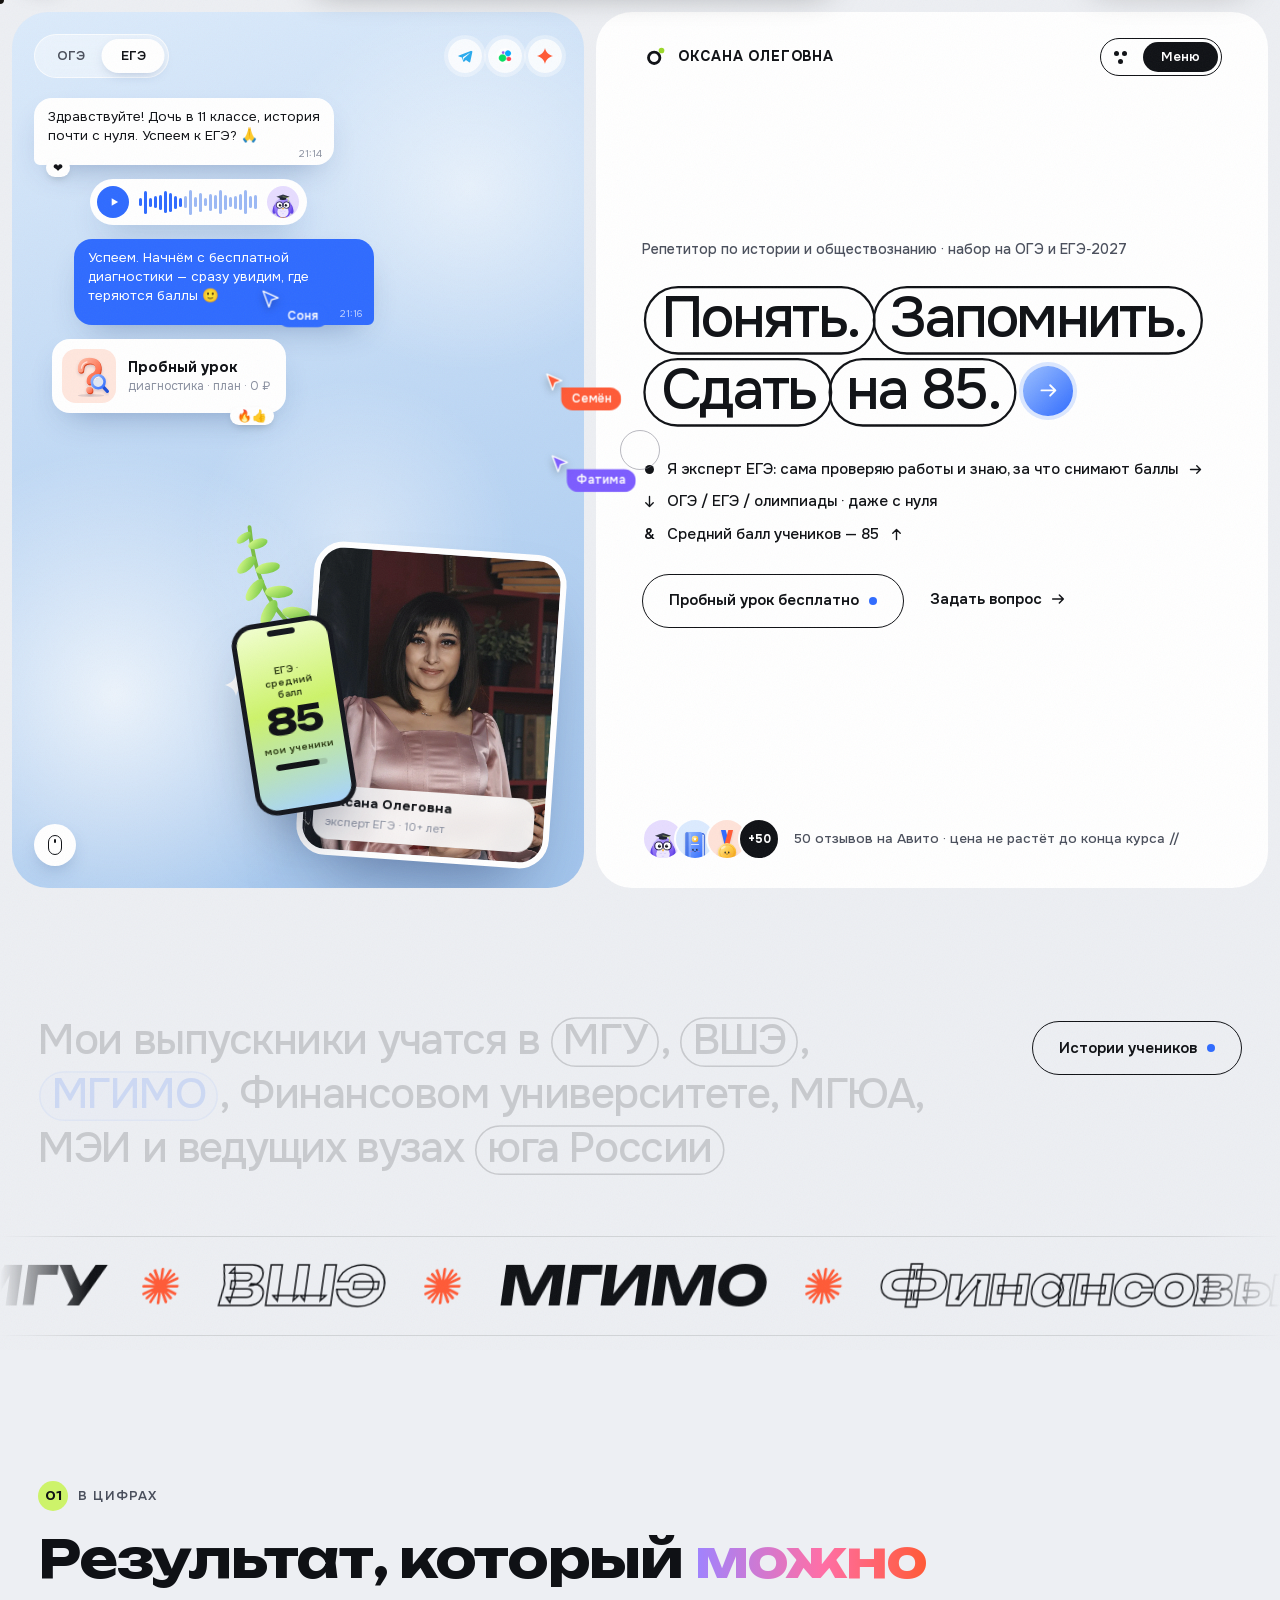
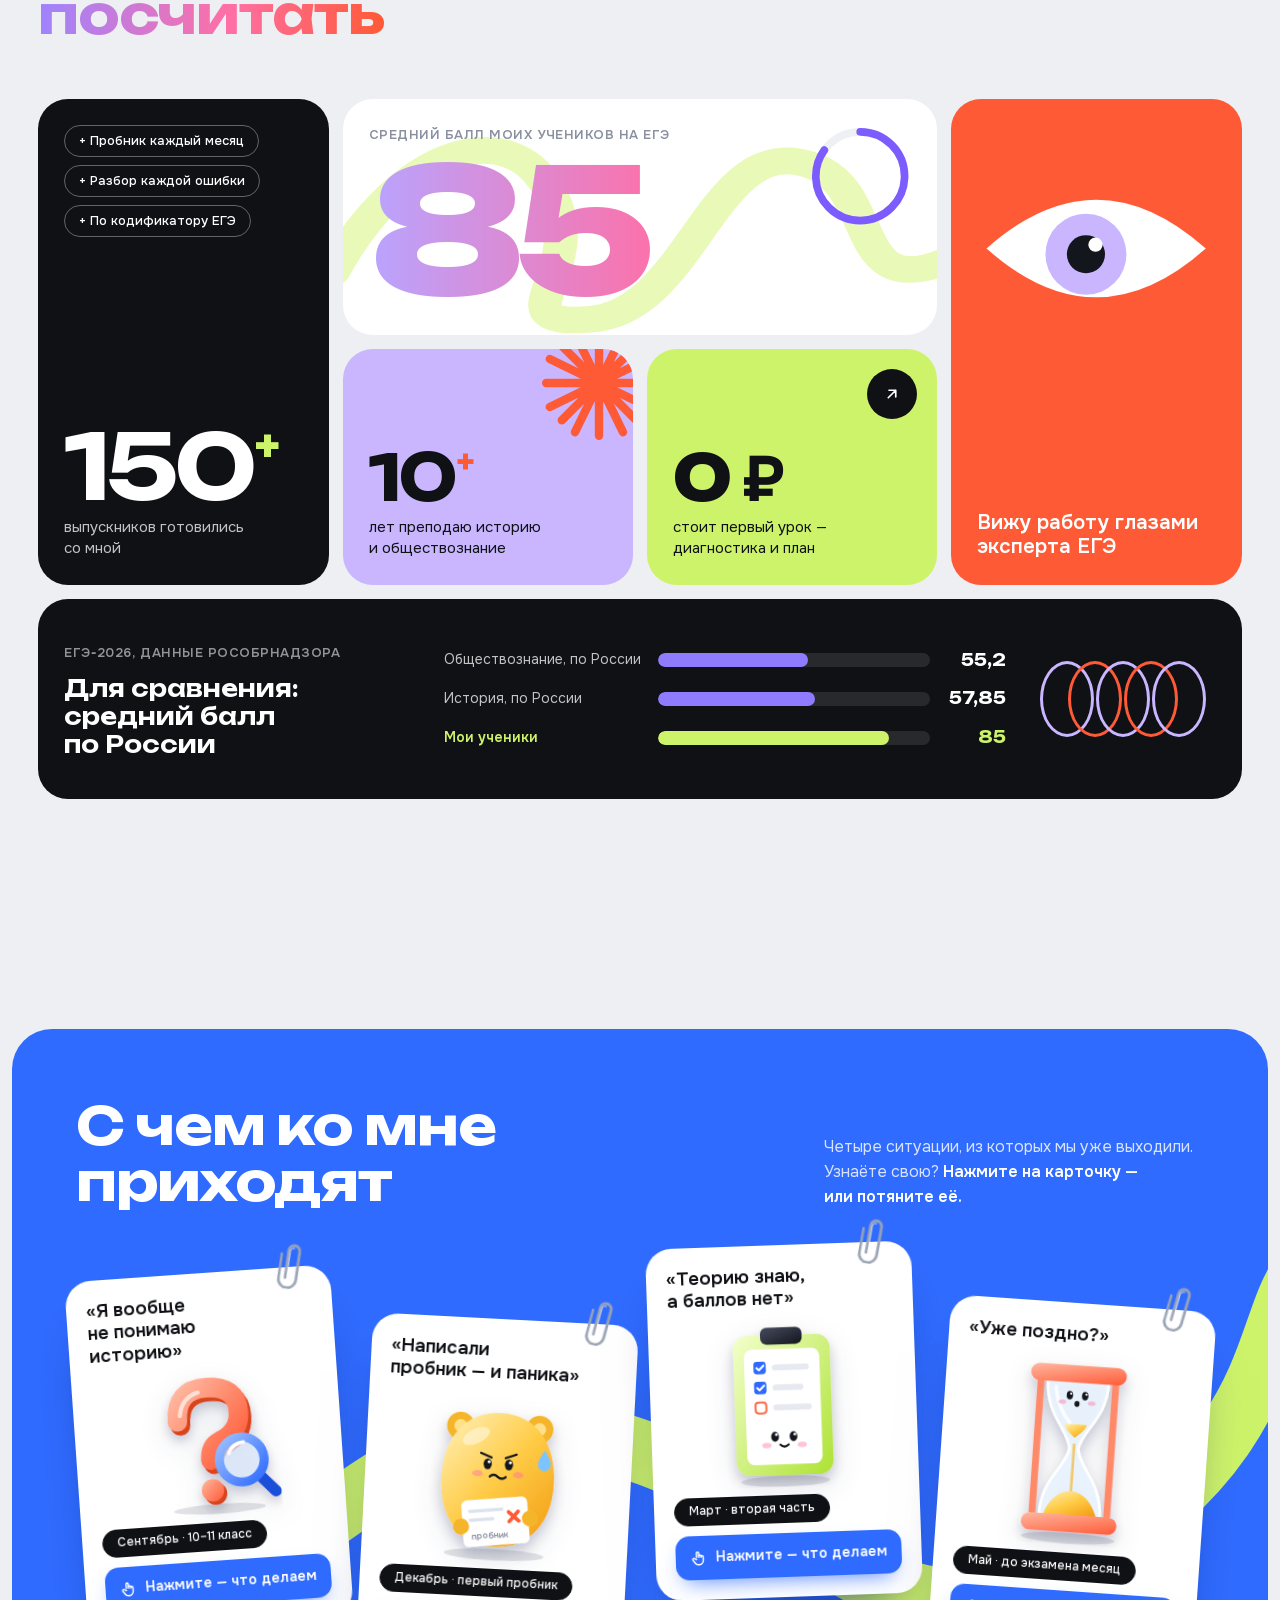
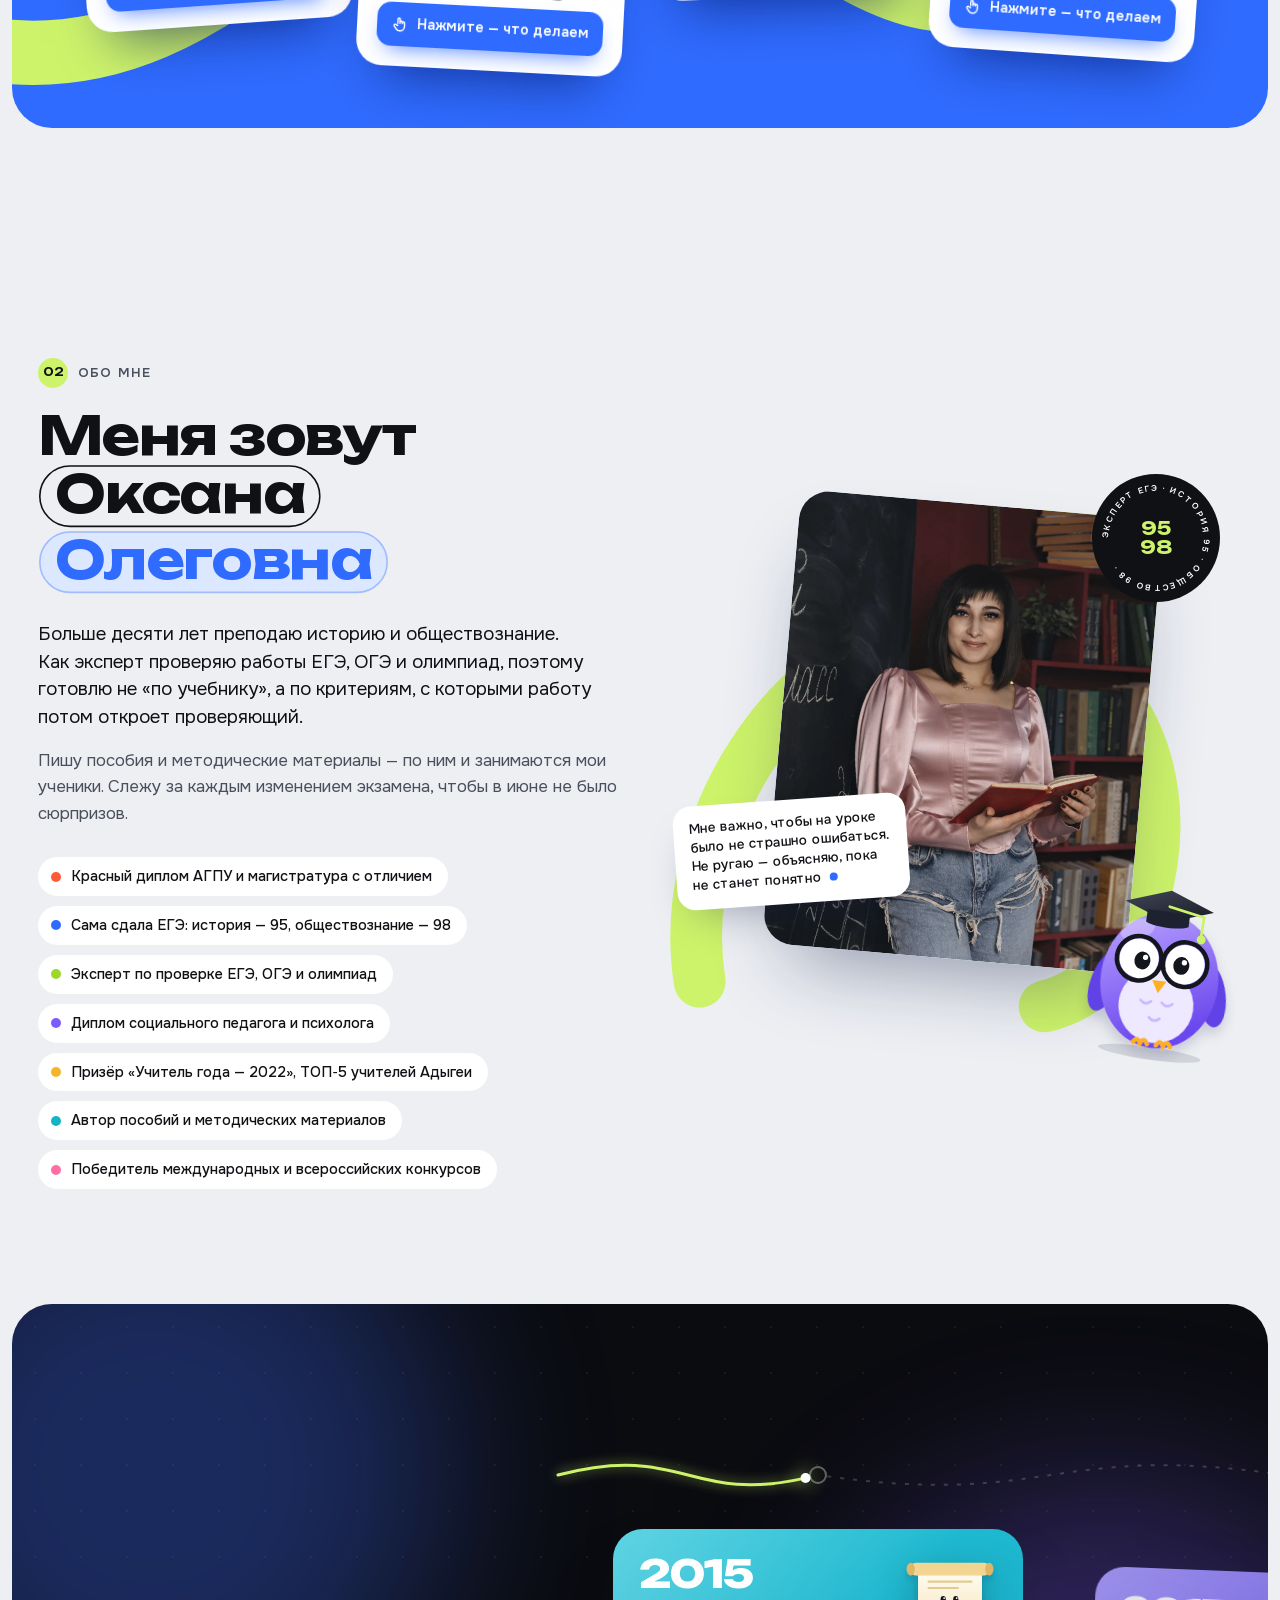
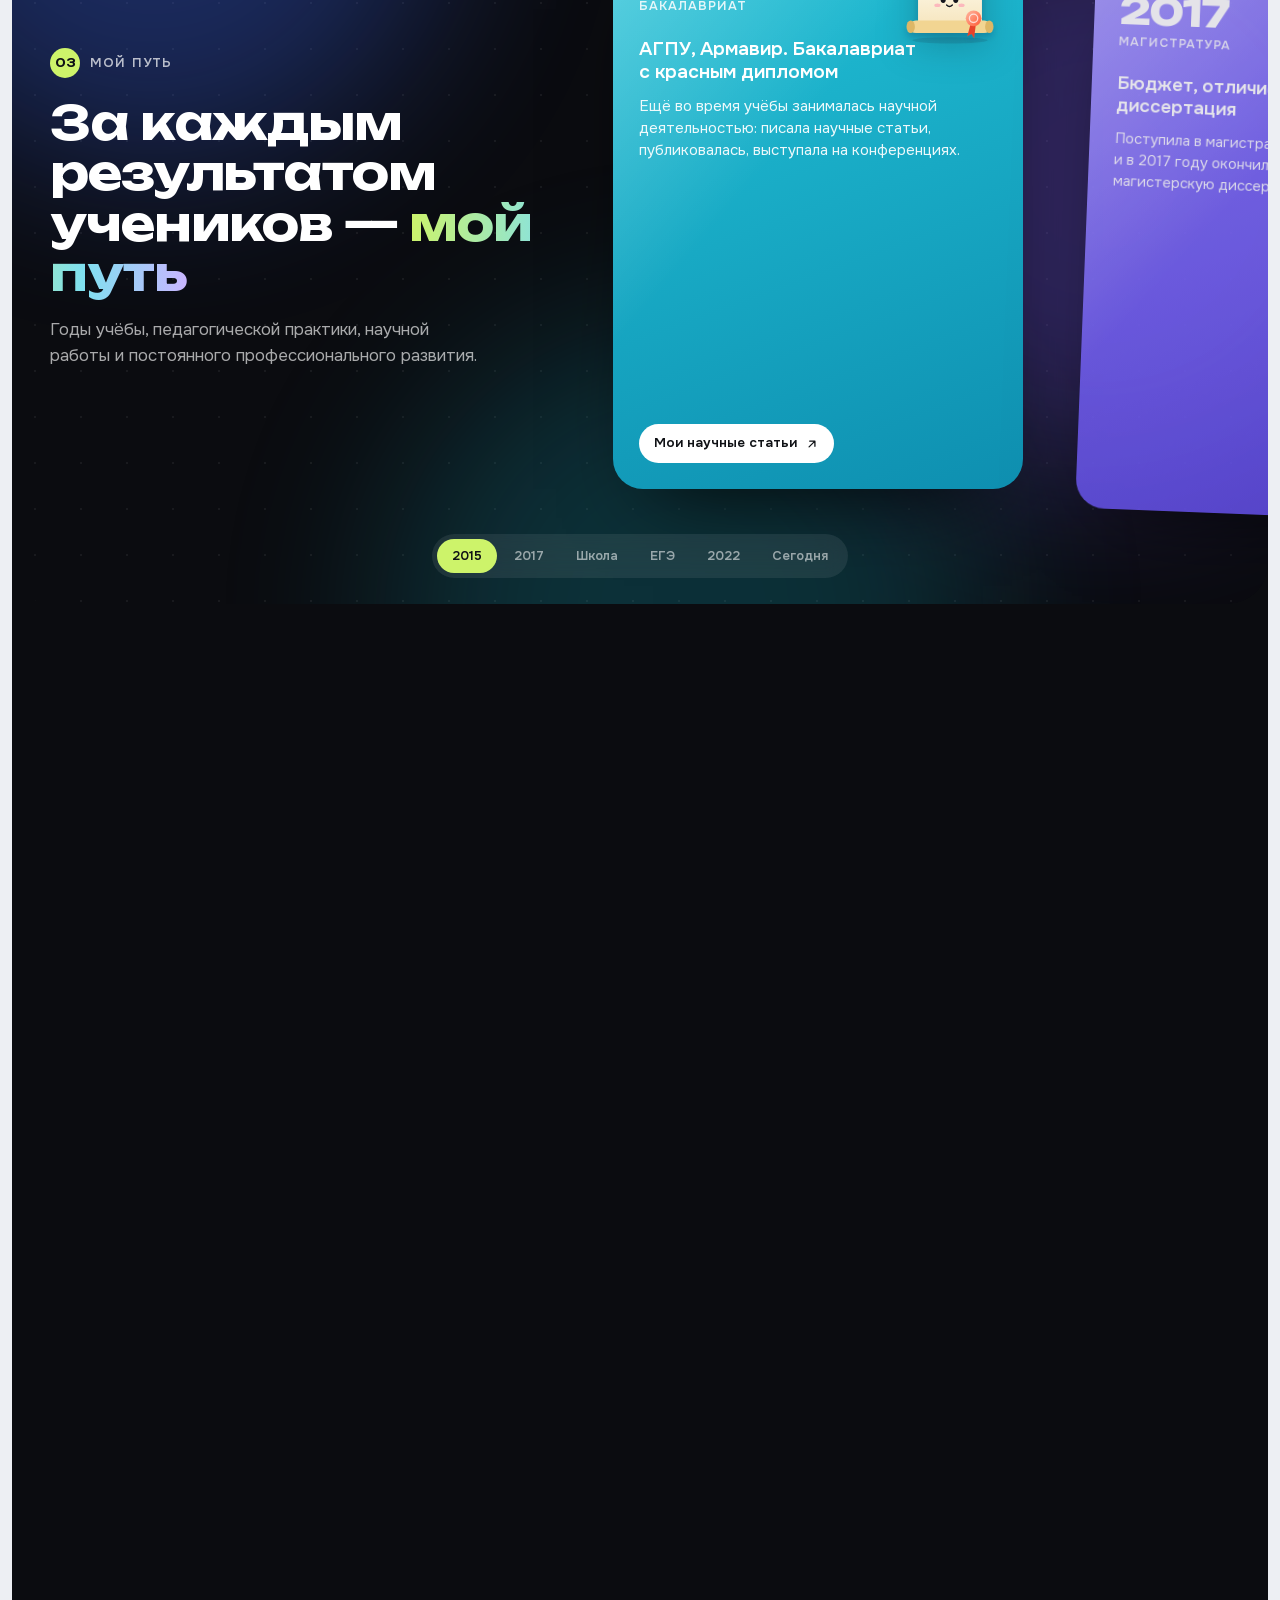
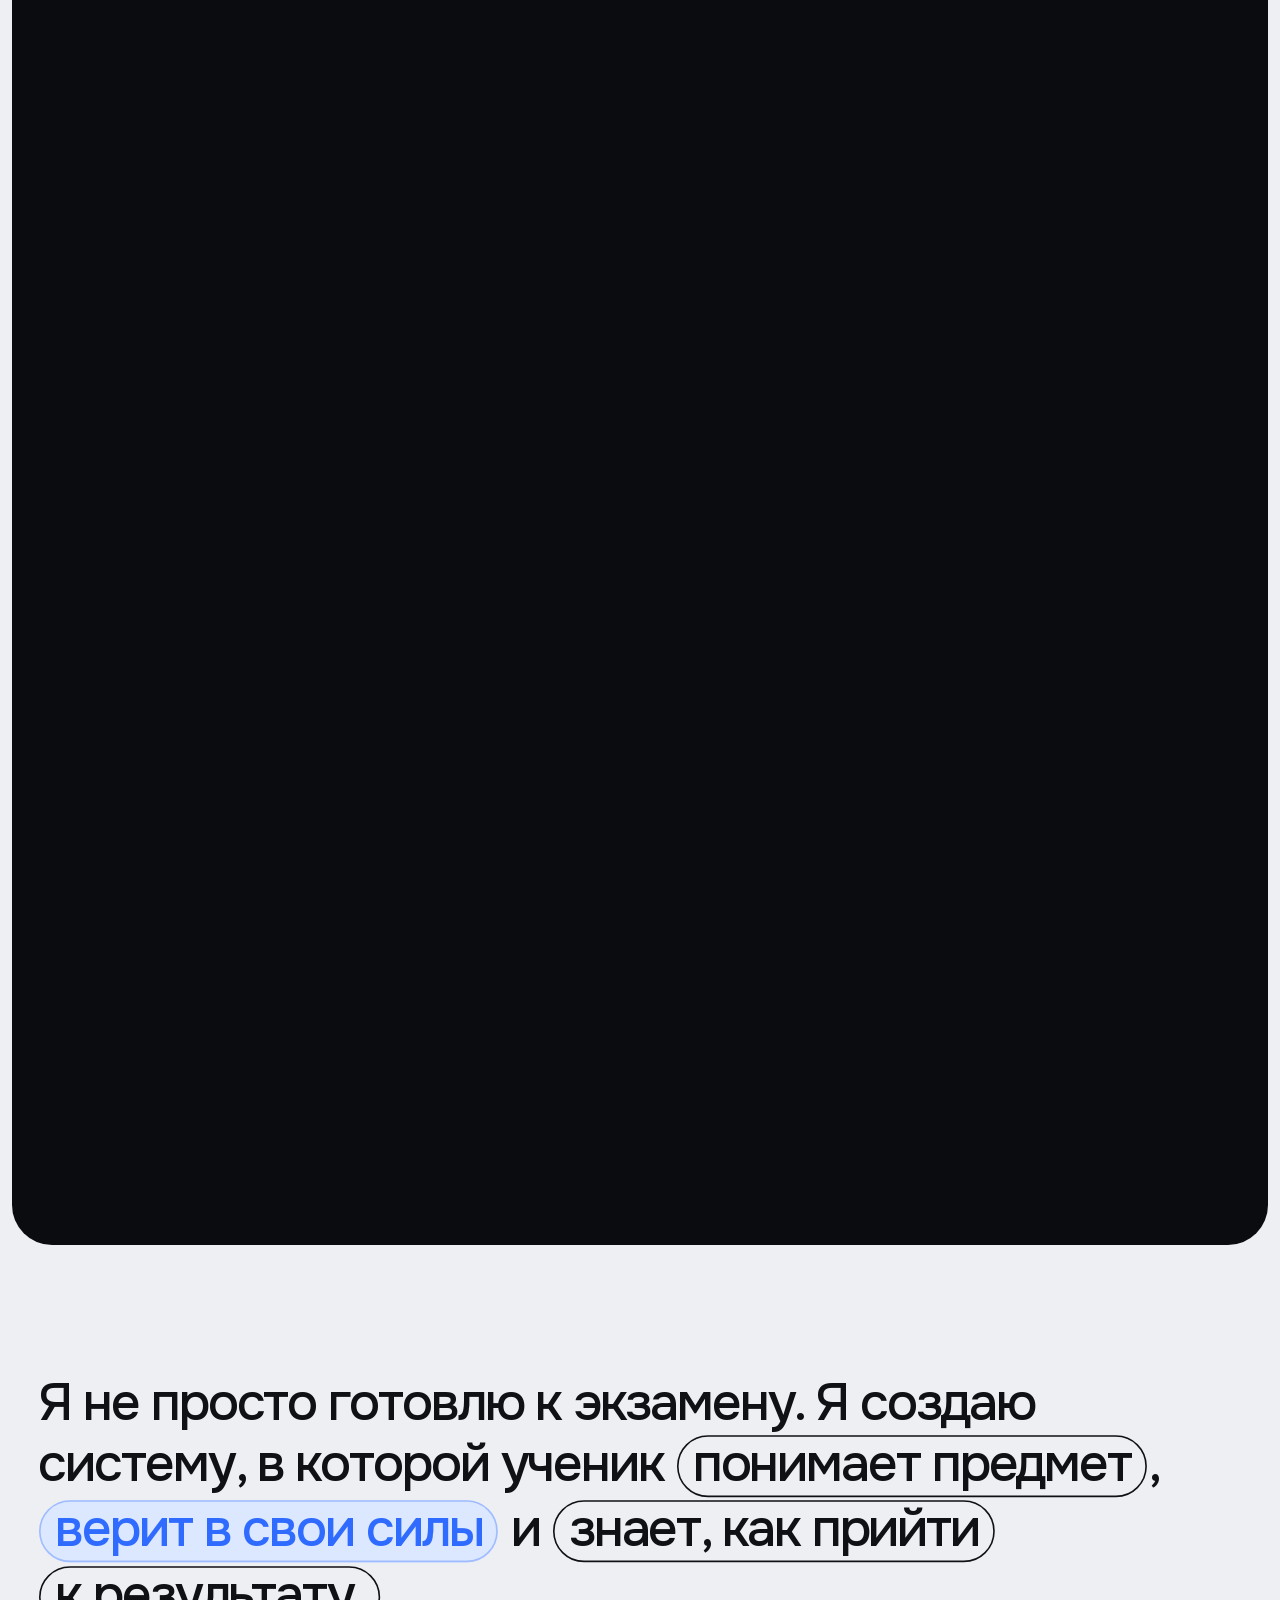
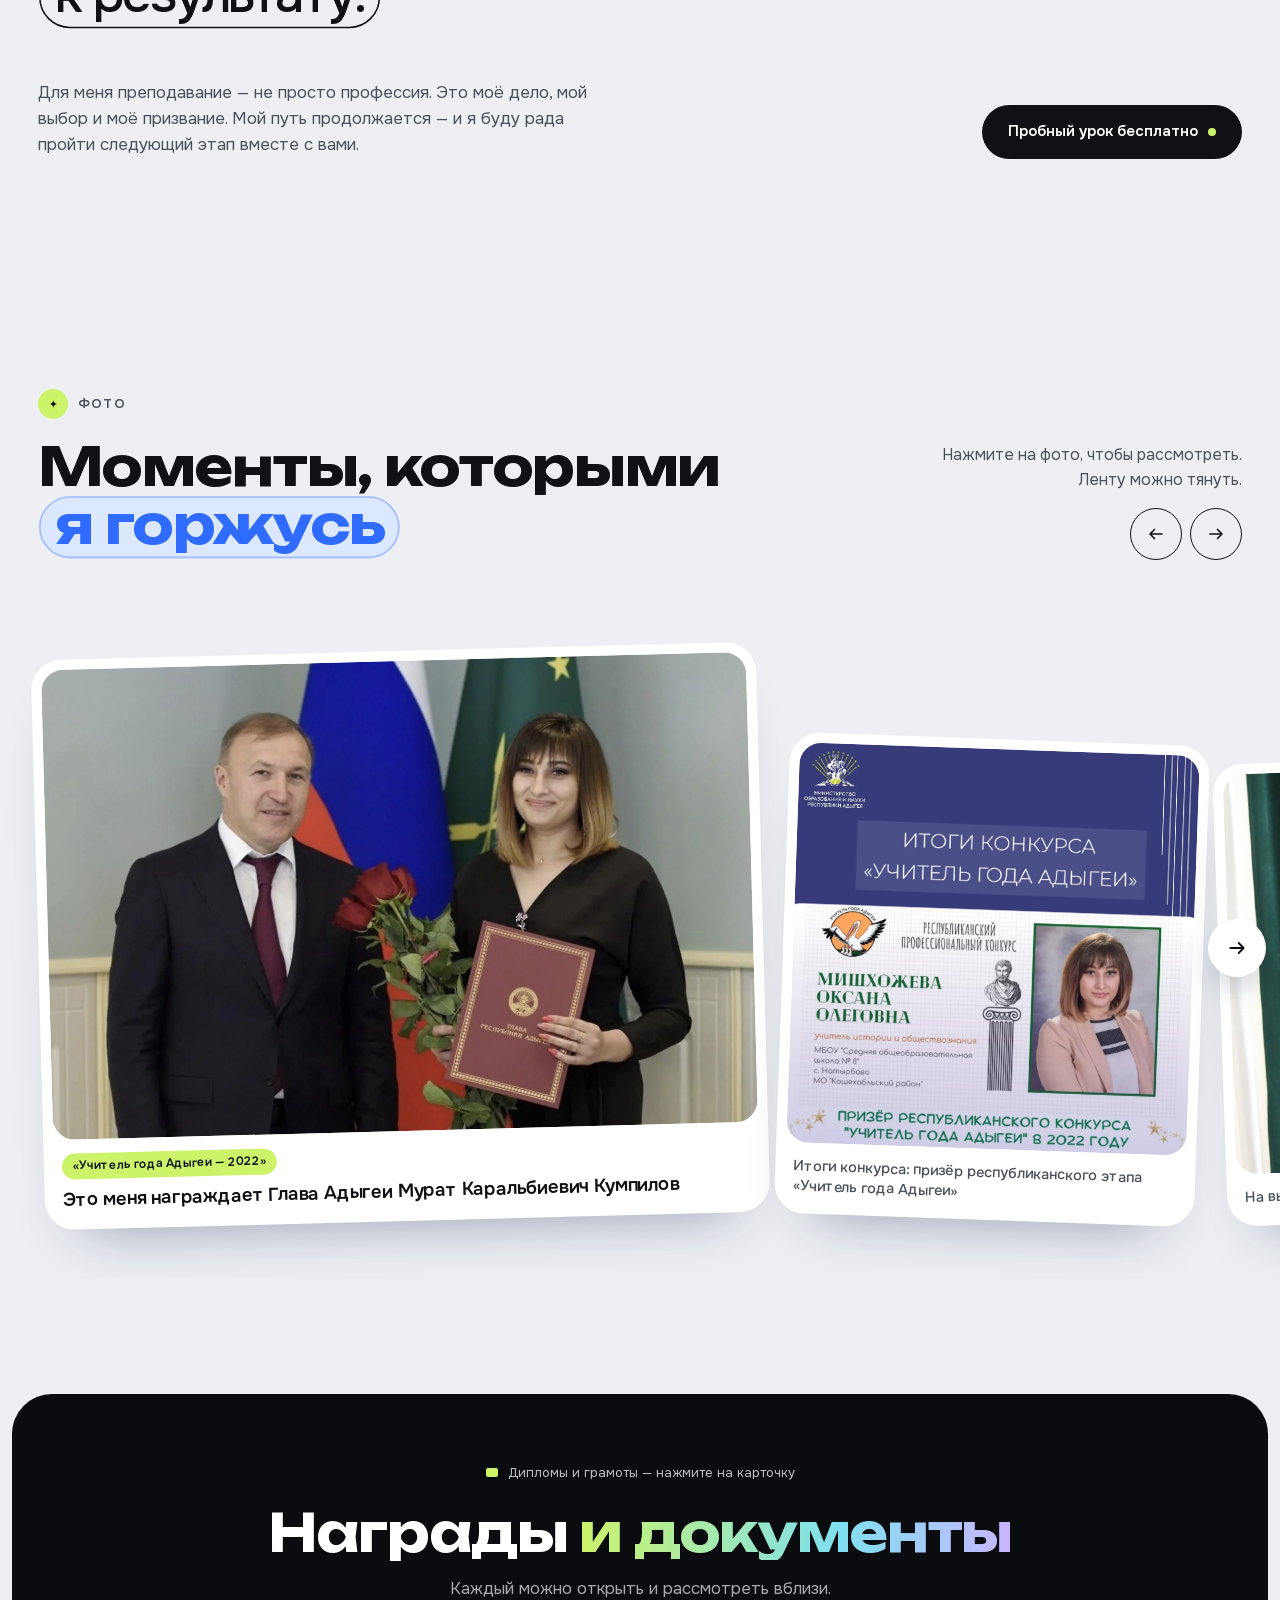
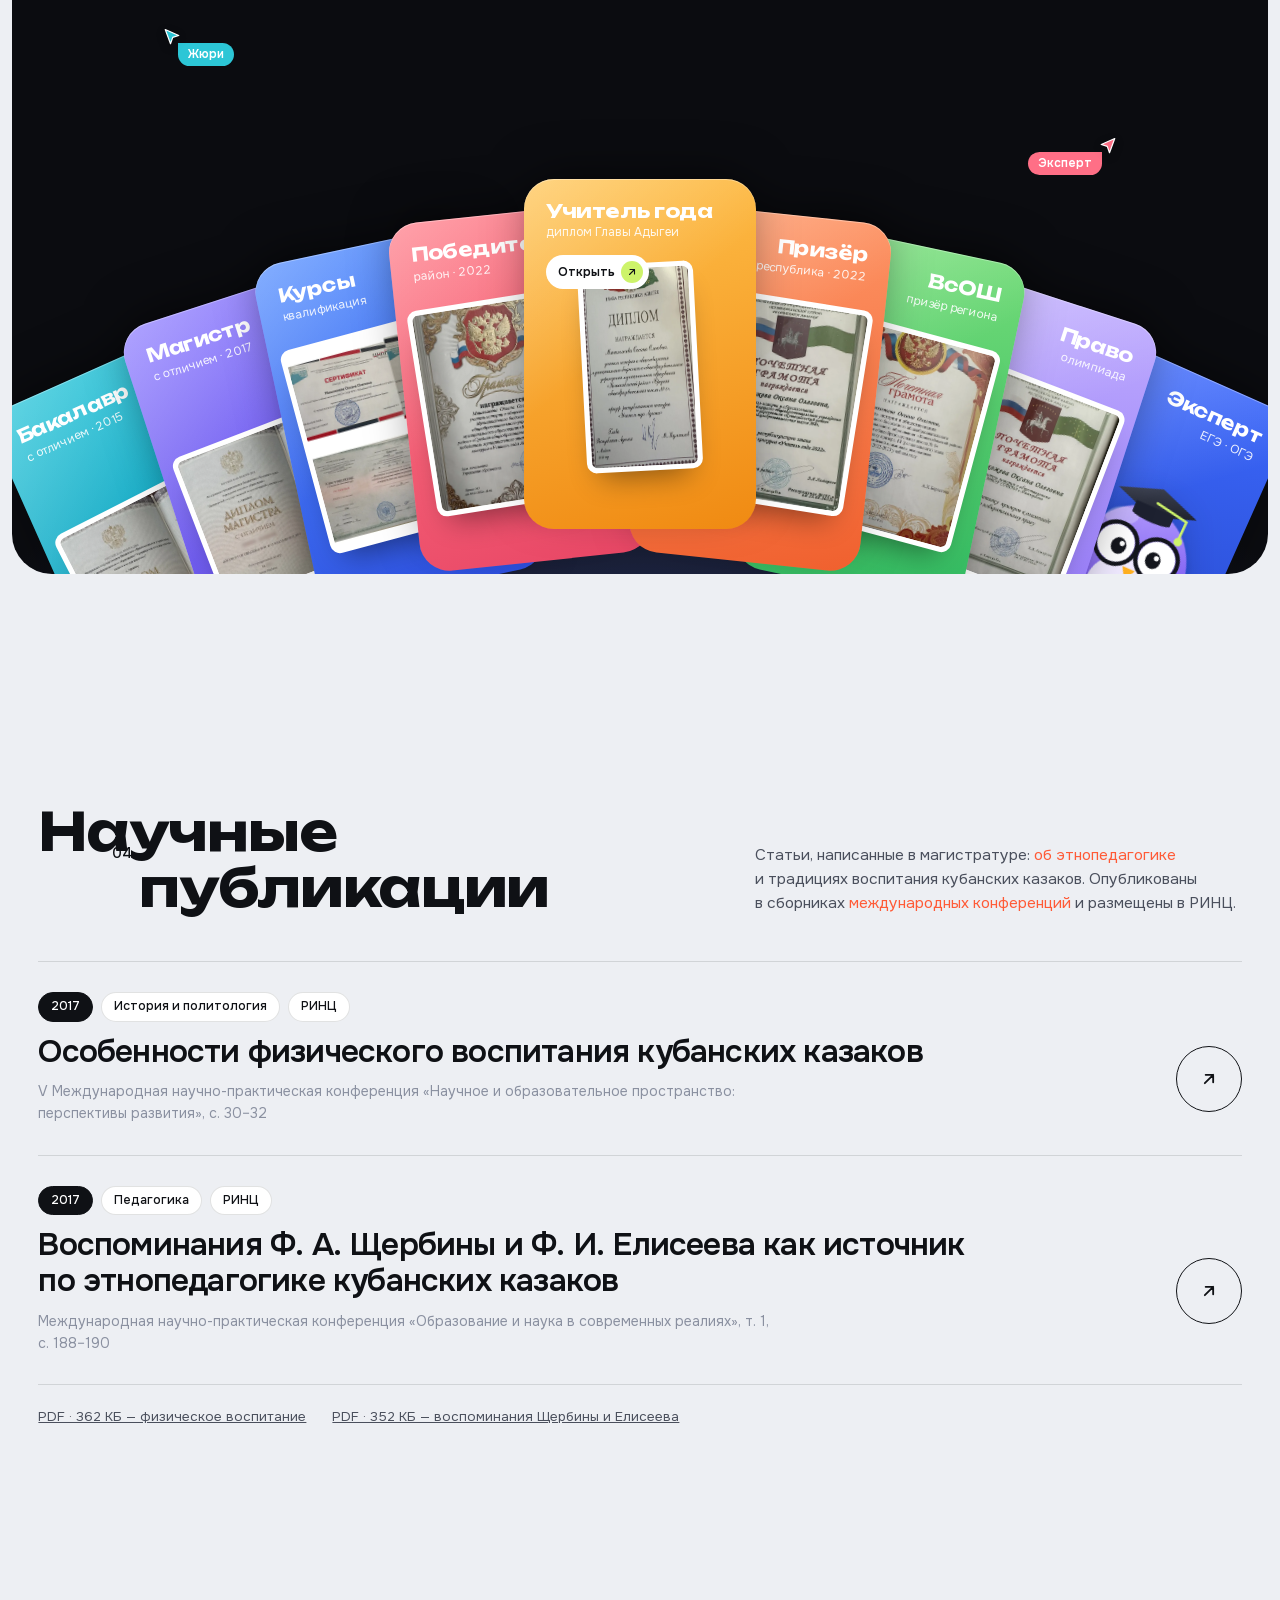
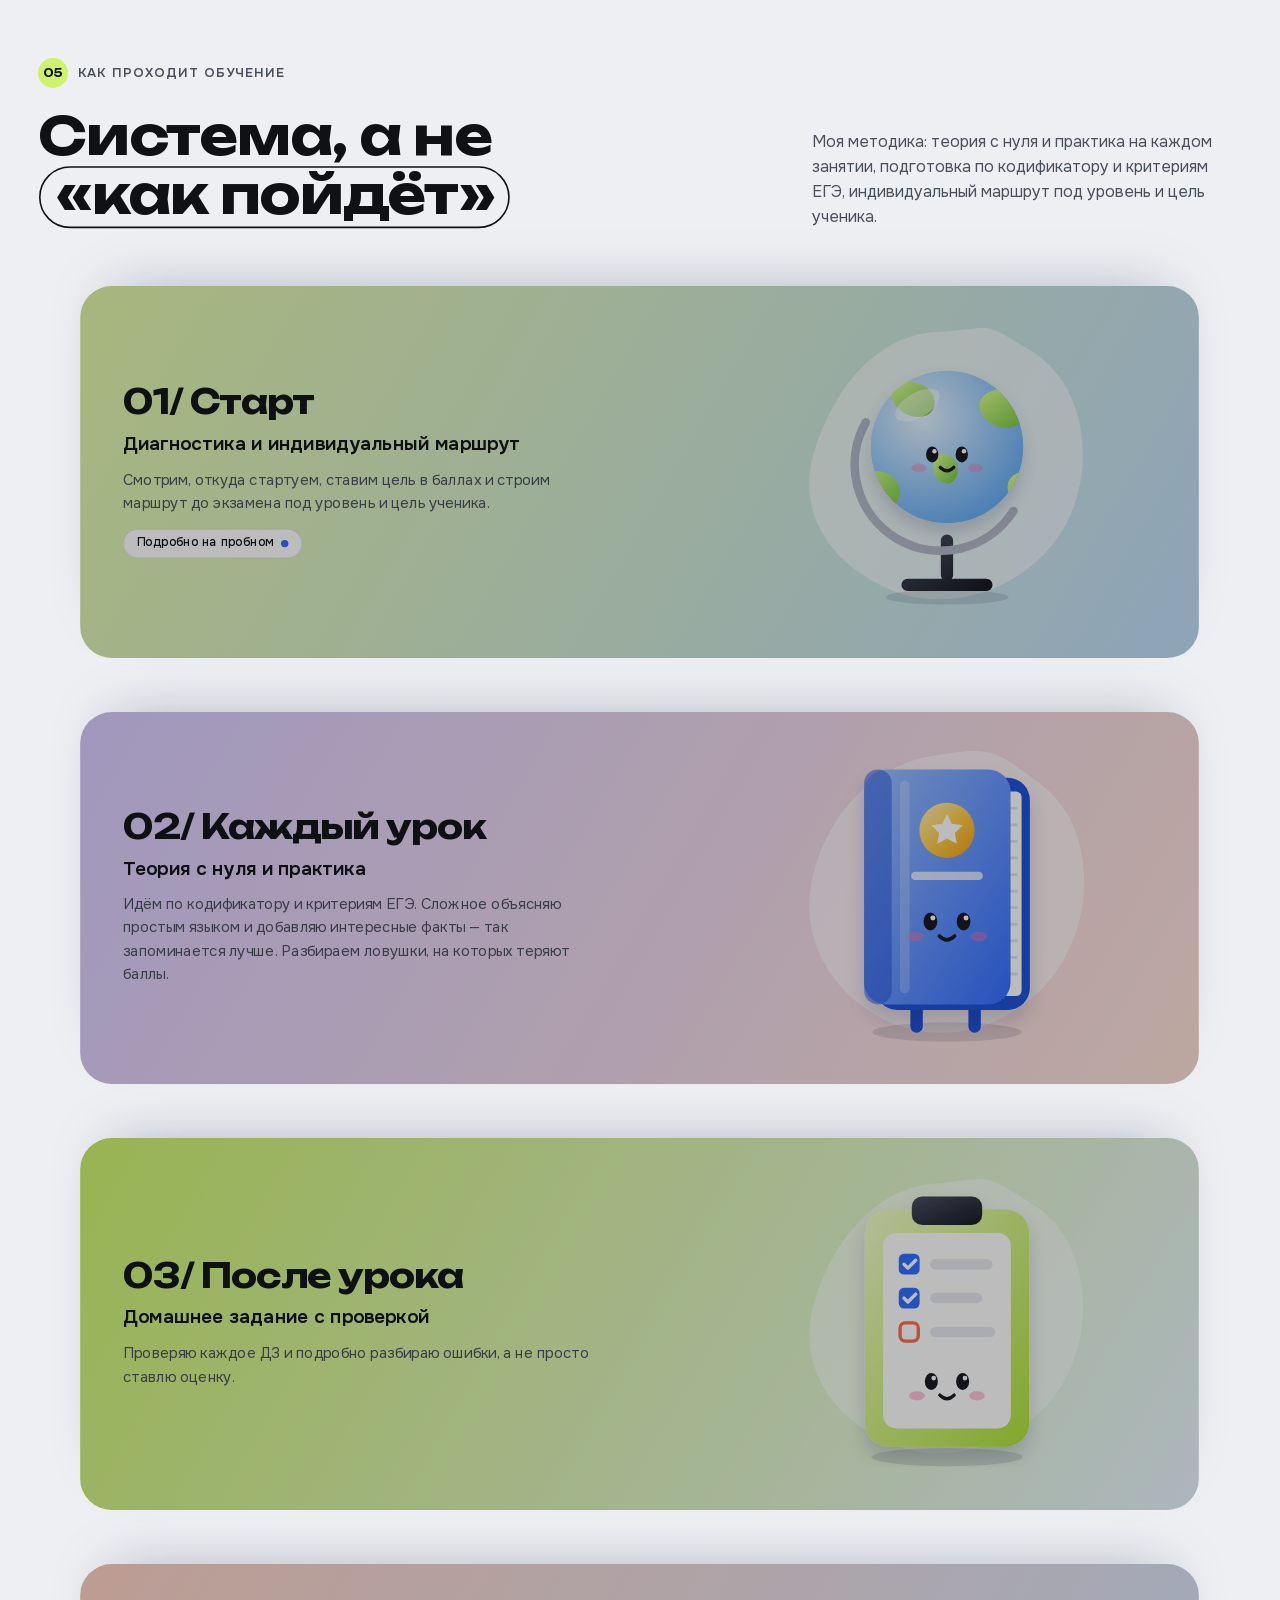
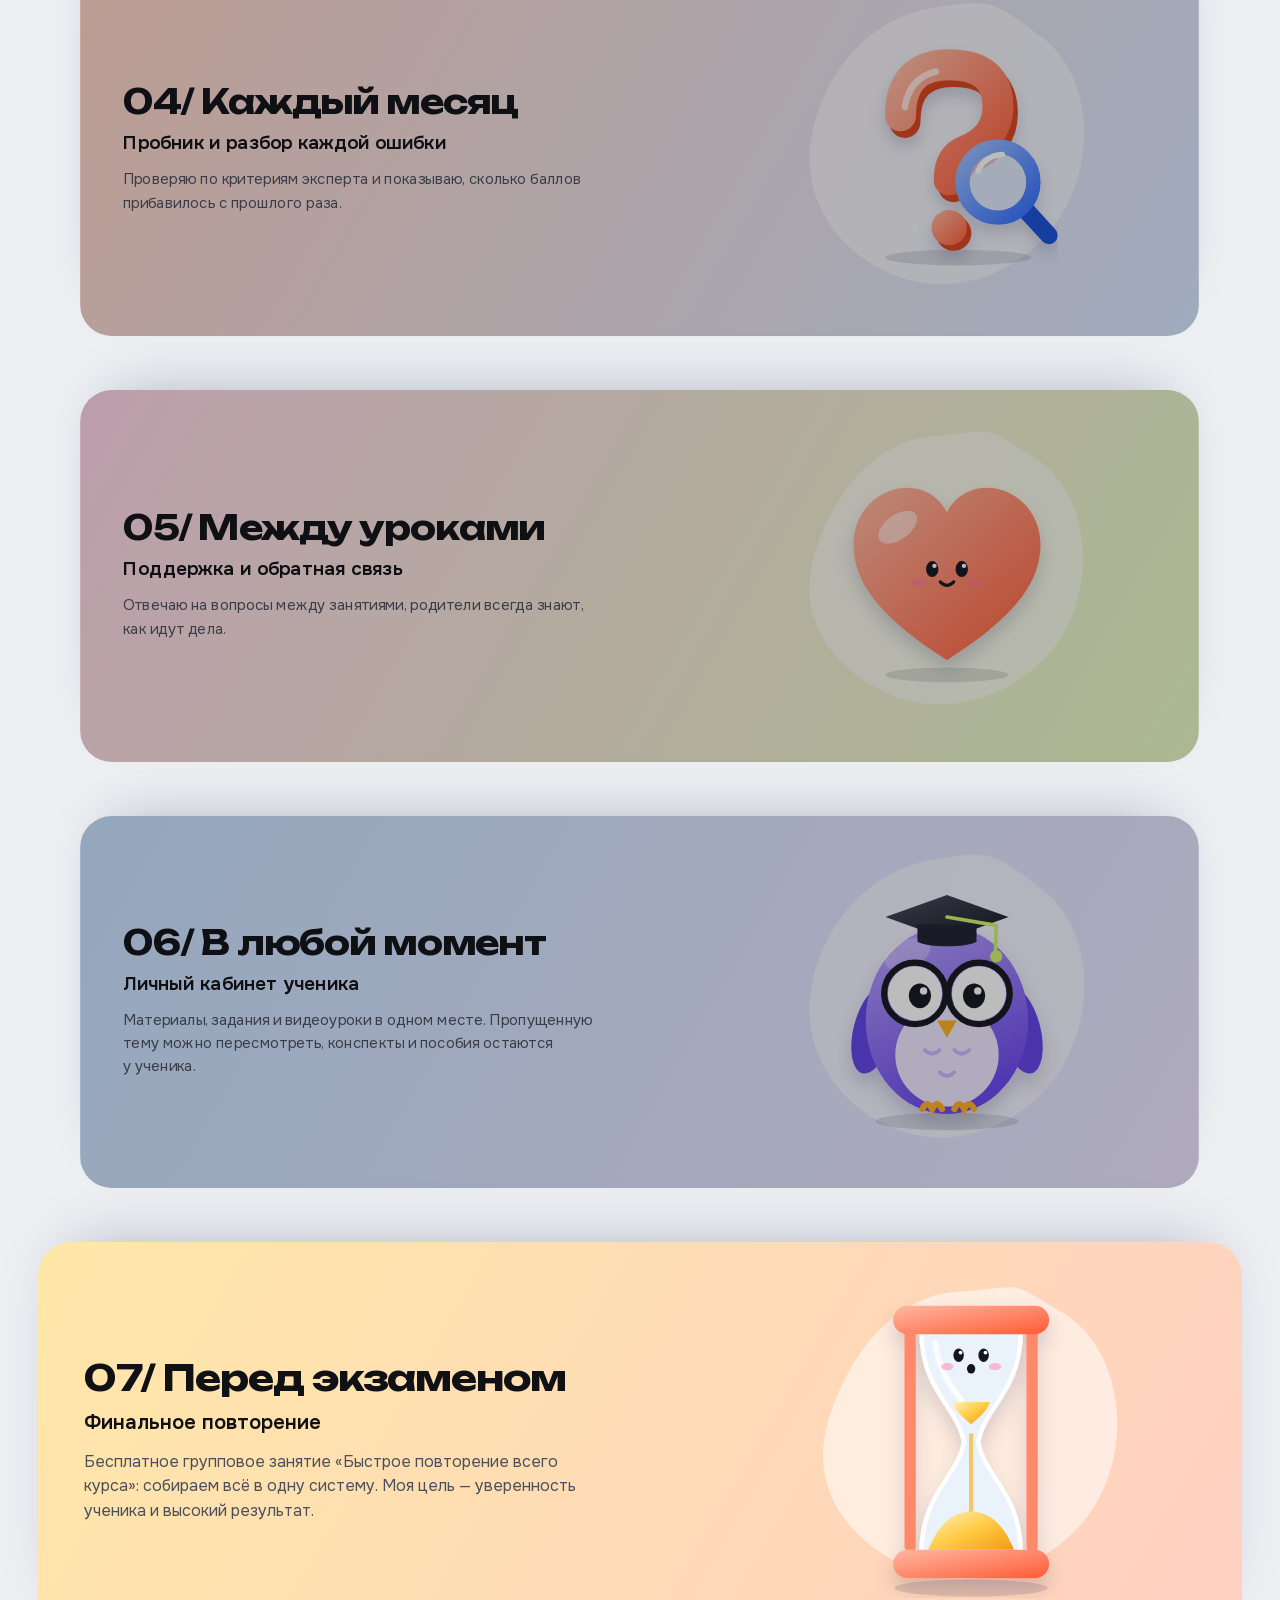
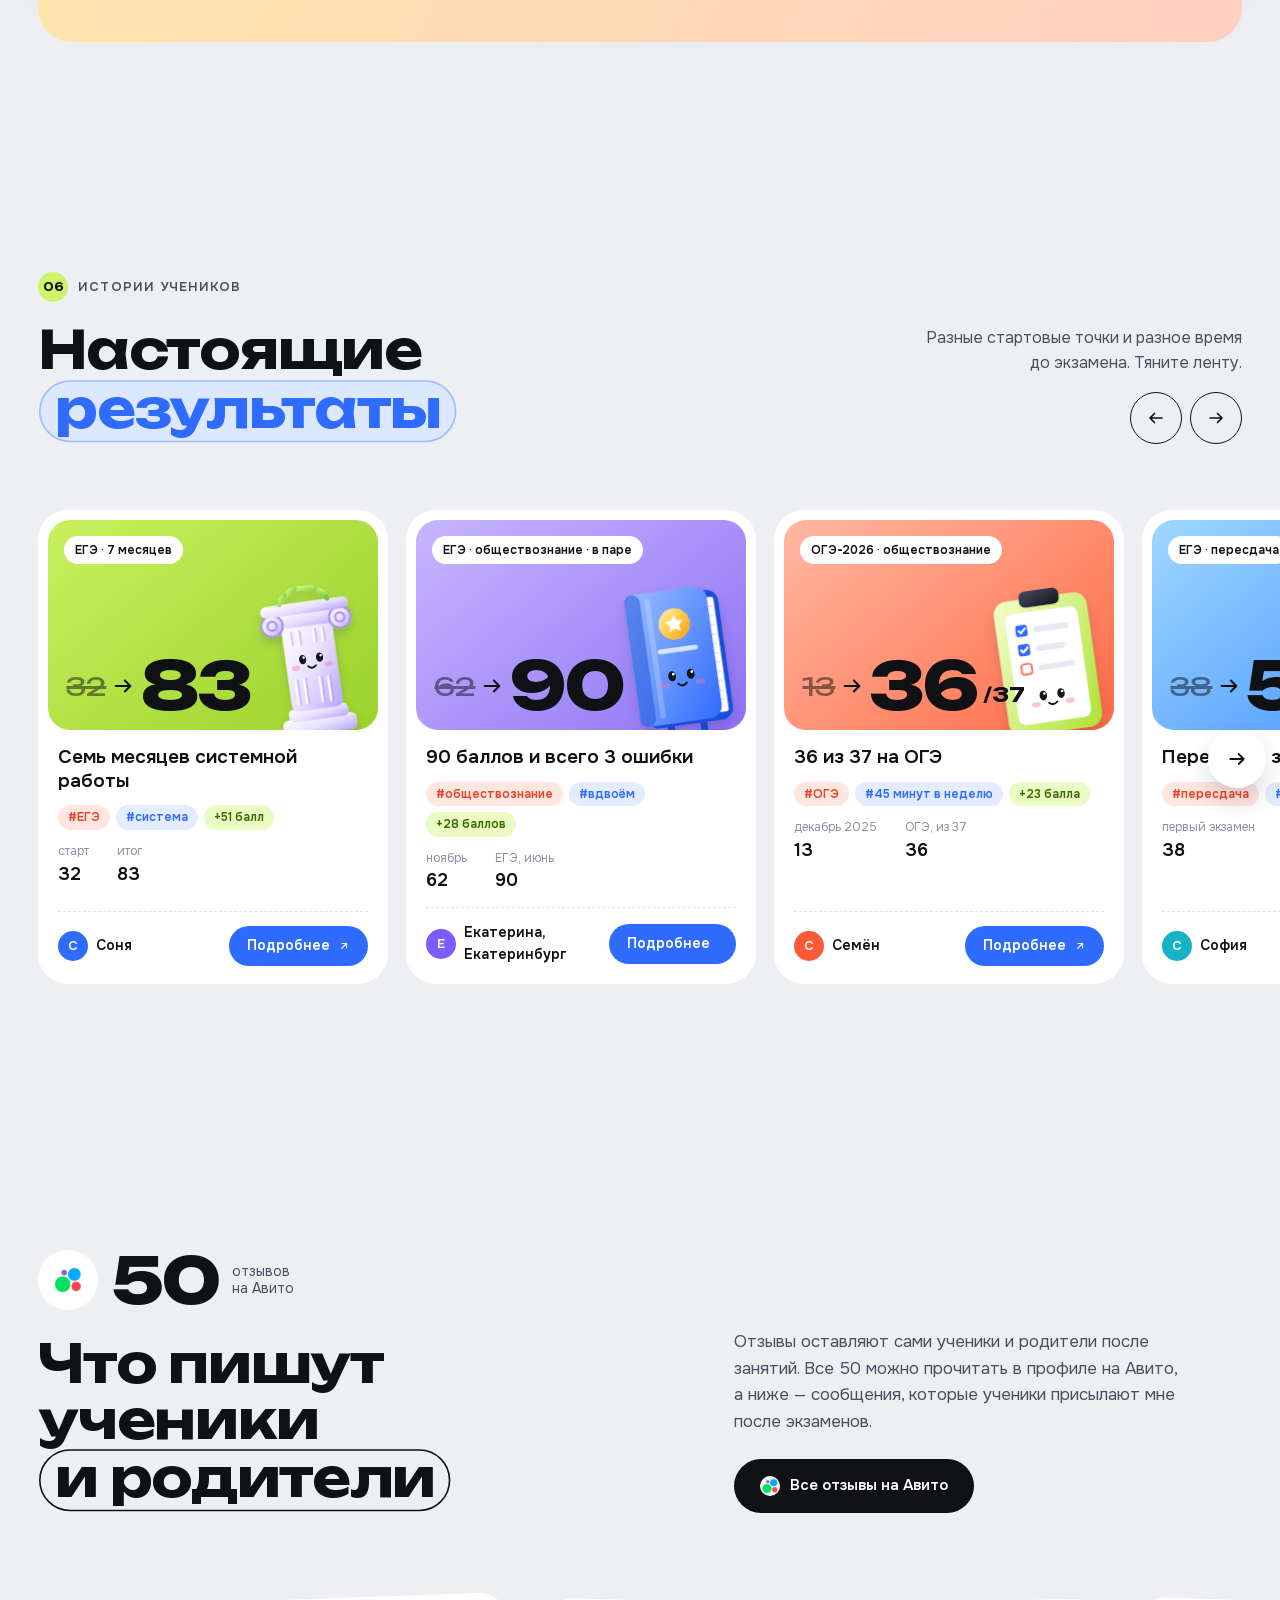
<file: index.html>
<!doctype html>
<html lang="ru" class="no-js">
<head>
<meta charset="utf-8">
<meta name="viewport" content="width=device-width, initial-scale=1, viewport-fit=cover">
<title>Оксана Олеговна — ЕГЭ и ОГЭ по истории и обществознанию</title>
<meta name="description" content="Репетитор по истории и обществознанию. Эксперт ЕГЭ, средний балл учеников 85. Индивидуально, вдвоём и в мини-группах. Пробный урок бесплатно.">
<meta name="robots" content="noindex">
<meta name="theme-color" content="#EDEFF3">
<link rel="icon" href="favicon.svg" type="image/svg+xml">
<link rel="preload" href="fonts/unbounded-cyr.woff2" as="font" type="font/woff2" crossorigin>
<link rel="stylesheet" href="assets/css/onest.css">
<link rel="stylesheet" href="v2.css?v=10">
<script>document.documentElement.classList.replace('no-js','js');</script>
</head>
<body>

<!-- ============ SVG: градиенты, лица, персонажи ============ -->
<svg class="sprite" aria-hidden="true" focusable="false" xmlns="http://www.w3.org/2000/svg">
  <defs>
    <linearGradient id="g-lav" x1="0" y1="0" x2="1" y2="1"><stop offset="0" stop-color="#FFFFFF"/><stop offset=".55" stop-color="#E6DDFF"/><stop offset="1" stop-color="#B7A2FF"/></linearGradient>
    <linearGradient id="g-violet" x1="0" y1="0" x2=".4" y2="1"><stop offset="0" stop-color="#BCA6FF"/><stop offset="1" stop-color="#6A47EE"/></linearGradient>
    <linearGradient id="g-blue" x1="0" y1="0" x2="1" y2="1"><stop offset="0" stop-color="#9CC0FF"/><stop offset="1" stop-color="#2F6BFF"/></linearGradient>
    <linearGradient id="g-coral" x1="0" y1="0" x2="1" y2="1"><stop offset="0" stop-color="#FFB8A1"/><stop offset="1" stop-color="#FF5A36"/></linearGradient>
    <linearGradient id="g-gold" x1="0" y1="0" x2="1" y2="1"><stop offset="0" stop-color="#FFF2BD"/><stop offset=".5" stop-color="#FFCB45"/><stop offset="1" stop-color="#F29A12"/></linearGradient>
    <linearGradient id="g-lime" x1="0" y1="0" x2="1" y2="1"><stop offset="0" stop-color="#F3FFCB"/><stop offset="1" stop-color="#ADE234"/></linearGradient>
    <linearGradient id="g-paper" x1="0" y1="0" x2="0" y2="1"><stop offset="0" stop-color="#FFFCF2"/><stop offset="1" stop-color="#F6E6BF"/></linearGradient>
    <linearGradient id="g-ink" x1="0" y1="0" x2="1" y2="1"><stop offset="0" stop-color="#454B5E"/><stop offset="1" stop-color="#14161D"/></linearGradient>
    <linearGradient id="g-pink" x1="0" y1="0" x2="1" y2="1"><stop offset="0" stop-color="#FFD6E7"/><stop offset="1" stop-color="#FF6FA6"/></linearGradient>
    <linearGradient id="g-teal" x1="0" y1="0" x2="1" y2="1"><stop offset="0" stop-color="#B4F6FA"/><stop offset="1" stop-color="#16B3C7"/></linearGradient>
    <radialGradient id="g-sky" cx=".35" cy=".3" r=".8"><stop offset="0" stop-color="#E4F4FF"/><stop offset="1" stop-color="#5AA6F2"/></radialGradient>
    <linearGradient id="g-leaf" x1="0" y1="0" x2="1" y2="1"><stop offset="0" stop-color="#DFFF8F"/><stop offset="1" stop-color="#6CC23A"/></linearGradient>
    <filter id="f-soft" x="-25%" y="-20%" width="150%" height="150%"><feDropShadow dx="0" dy="8" stdDeviation="7" flood-color="#1B1F3B" flood-opacity=".16"/></filter>
    <clipPath id="c-globe"><circle cx="90" cy="90" r="62"/></clipPath>
  </defs>

  <!-- лица -->
  <symbol id="face" viewBox="0 0 60 34">
    <ellipse cx="7" cy="23" rx="6" ry="3.5" fill="#FF6F9F" opacity=".42"/><ellipse cx="53" cy="23" rx="6" ry="3.5" fill="#FF6F9F" opacity=".42"/>
    <ellipse cx="18" cy="12" rx="5" ry="6.5" fill="#14161D"><animate attributeName="ry" values="6.5;6.5;.6;6.5;6.5" keyTimes="0;.9;.94;.98;1" dur="4.6s" repeatCount="indefinite"/></ellipse>
    <ellipse cx="42" cy="12" rx="5" ry="6.5" fill="#14161D"><animate attributeName="ry" values="6.5;6.5;.6;6.5;6.5" keyTimes="0;.9;.94;.98;1" dur="4.6s" repeatCount="indefinite"/></ellipse>
    <g fill="#fff"><circle cx="19.8" cy="9.4" r="1.8"/><circle cx="43.8" cy="9.4" r="1.8"/><animate attributeName="opacity" values="1;1;0;1;1" keyTimes="0;.9;.94;.98;1" dur="4.6s" repeatCount="indefinite"/></g>
    <path d="M24.5 22.5q5.5 5.5 11 0" fill="none" stroke="#14161D" stroke-width="2.6" stroke-linecap="round"/>
  </symbol>
  <symbol id="face-o" viewBox="0 0 60 34">
    <ellipse cx="7" cy="23" rx="6" ry="3.5" fill="#FF6F9F" opacity=".42"/><ellipse cx="53" cy="23" rx="6" ry="3.5" fill="#FF6F9F" opacity=".42"/>
    <ellipse cx="18" cy="12" rx="5" ry="6.5" fill="#14161D"><animate attributeName="ry" values="6.5;6.5;.6;6.5;6.5" keyTimes="0;.86;.9;.94;1" dur="5.3s" repeatCount="indefinite"/></ellipse>
    <ellipse cx="42" cy="12" rx="5" ry="6.5" fill="#14161D"><animate attributeName="ry" values="6.5;6.5;.6;6.5;6.5" keyTimes="0;.86;.9;.94;1" dur="5.3s" repeatCount="indefinite"/></ellipse>
    <g fill="#fff"><circle cx="19.8" cy="9.4" r="1.8"/><circle cx="43.8" cy="9.4" r="1.8"/></g>
    <ellipse cx="30" cy="25" rx="4" ry="4.6" fill="#14161D"/>
  </symbol>
  <symbol id="face-worry" viewBox="0 0 60 40">
    <ellipse cx="7" cy="29" rx="6" ry="3.5" fill="#FF6F9F" opacity=".45"/><ellipse cx="53" cy="29" rx="6" ry="3.5" fill="#FF6F9F" opacity=".45"/>
    <path d="M10 6l12 4.5M50 6l-12 4.5" stroke="#14161D" stroke-width="2.6" stroke-linecap="round"/>
    <ellipse cx="18" cy="18" rx="4.6" ry="6" fill="#14161D"><animate attributeName="ry" values="6;6;.6;6;6" keyTimes="0;.88;.92;.96;1" dur="3.4s" repeatCount="indefinite"/></ellipse>
    <ellipse cx="42" cy="18" rx="4.6" ry="6" fill="#14161D"><animate attributeName="ry" values="6;6;.6;6;6" keyTimes="0;.88;.92;.96;1" dur="3.4s" repeatCount="indefinite"/></ellipse>
    <g fill="#fff"><circle cx="19.5" cy="15.6" r="1.6"/><circle cx="43.5" cy="15.6" r="1.6"/></g>
    <path d="M21 32q4.5-4 9 0t9 0" fill="none" stroke="#14161D" stroke-width="2.6" stroke-linecap="round"/>
  </symbol>

  <!-- колонна -->
  <symbol id="m-column" viewBox="0 0 160 230">
    <ellipse cx="80" cy="222" rx="60" ry="7" fill="#1B1F3B" opacity=".13"/>
    <g filter="url(#f-soft)">
      <rect x="28" y="192" width="104" height="24" rx="9" fill="url(#g-lav)"/>
      <rect x="38" y="178" width="84" height="18" rx="7" fill="url(#g-lav)"/>
      <rect x="44" y="60" width="72" height="122" rx="10" fill="url(#g-lav)"/>
      <g stroke-width="3" stroke-linecap="round"><path d="M57 70v18M69 70v18M91 70v18M103 70v18M57 138v34M69 138v34M91 138v34M103 138v34" stroke="#A891F7" stroke-opacity=".5"/><path d="M54 70v18M66 70v18M88 70v18M100 70v18M54 138v34M66 138v34M88 138v34M100 138v34" stroke="#fff"/></g>
      <rect x="24" y="44" width="112" height="20" rx="10" fill="url(#g-lav)"/>
      <circle cx="32" cy="58" r="15" fill="url(#g-lav)" stroke="#A891F7" stroke-width="3"/><circle cx="32" cy="58" r="6.5" fill="none" stroke="#A891F7" stroke-width="3"/>
      <circle cx="128" cy="58" r="15" fill="url(#g-lav)" stroke="#A891F7" stroke-width="3"/><circle cx="128" cy="58" r="6.5" fill="none" stroke="#A891F7" stroke-width="3"/>
      <rect x="18" y="30" width="124" height="16" rx="8" fill="url(#g-lav)"/>
      <path d="M46 30c6-14 22-20 34-20s28 6 34 20" fill="none" stroke="url(#g-leaf)" stroke-width="6" stroke-linecap="round"/>
      <g fill="url(#g-leaf)"><ellipse cx="52" cy="20" rx="8" ry="4" transform="rotate(-40 52 20)"/><ellipse cx="66" cy="12" rx="8" ry="4" transform="rotate(-20 66 12)"/><ellipse cx="94" cy="12" rx="8" ry="4" transform="rotate(20 94 12)"/><ellipse cx="108" cy="20" rx="8" ry="4" transform="rotate(40 108 20)"/></g>
    </g>
    <use href="#face" x="50" y="98" width="60" height="34"/>
  </symbol>

  <!-- сова в очках -->
  <symbol id="m-owl" viewBox="0 0 180 210">
    <ellipse cx="90" cy="202" rx="58" ry="7" fill="#1B1F3B" opacity=".13"/>
    <g filter="url(#f-soft)">
      <ellipse cx="30" cy="128" rx="16" ry="36" fill="#6142E6" transform="rotate(14 30 128)"/>
      <ellipse cx="150" cy="128" rx="16" ry="36" fill="#6142E6" transform="rotate(-14 150 128)"/>
      <ellipse cx="90" cy="120" rx="66" ry="76" fill="url(#g-violet)"/>
      <ellipse cx="90" cy="148" rx="42" ry="42" fill="#EFE9FF"/>
      <path d="M72 144q6 6 12 0M96 144q6 6 12 0M84 162q6 6 12 0" stroke="#C9B8FF" stroke-width="3" fill="none" stroke-linecap="round"/>
      <ellipse cx="58" cy="66" rx="20" ry="11" fill="#fff" opacity=".28" transform="rotate(-24 58 66)"/>
      <path d="M70 192q4-8 8 0q4-8 8 0M96 192q4-8 8 0q4-8 8 0" stroke="#FFB020" stroke-width="5" fill="none" stroke-linecap="round"/>
    </g>
    <circle cx="64" cy="98" r="22" fill="#fff"/><circle cx="116" cy="98" r="22" fill="#fff"/>
    <ellipse cx="68" cy="100" rx="9" ry="10" fill="#14161D"><animate attributeName="ry" values="10;10;1;10;10" keyTimes="0;.9;.94;.98;1" dur="5s" repeatCount="indefinite"/></ellipse>
    <ellipse cx="112" cy="100" rx="9" ry="10" fill="#14161D"><animate attributeName="ry" values="10;10;1;10;10" keyTimes="0;.9;.94;.98;1" dur="5s" repeatCount="indefinite"/></ellipse>
    <g fill="#fff"><circle cx="71" cy="96" r="3"/><circle cx="115" cy="96" r="3"/></g>
    <g fill="none" stroke="#14161D" stroke-width="5"><circle cx="64" cy="98" r="25"/><circle cx="116" cy="98" r="25"/><path d="M88 94q2-4 4 0"/></g>
    <path d="M82 120h16l-8 14z" fill="#FFB020"/>
    <path d="M90 18l50 18-50 18-50-18z" fill="url(#g-ink)"/><path d="M66 42v14c8 5 40 5 48 0V42" fill="#1D2130"/>
    <path d="M90 36l40 6v24" stroke="#CDF36A" stroke-width="3" fill="none" stroke-linecap="round"><animateTransform attributeName="transform" type="rotate" values="0 90 36;3 90 36;0 90 36" dur="2.6s" repeatCount="indefinite"/></path>
    <circle cx="130" cy="68" r="5" fill="#CDF36A"/>
  </symbol>

  <!-- книга -->
  <symbol id="m-book" viewBox="0 0 160 210">
    <ellipse cx="80" cy="202" rx="54" ry="7" fill="#1B1F3B" opacity=".13"/>
    <path d="M58 182v16M100 182v16" stroke="#1E4FD8" stroke-width="9" stroke-linecap="round"/>
    <g filter="url(#f-soft)">
      <rect x="28" y="18" width="112" height="168" rx="16" fill="#1E4FD8"/>
      <rect x="120" y="28" width="14" height="148" rx="4" fill="#fff"/>
      <path d="M123 40h8M123 52h8M123 64h8M123 76h8M123 88h8M123 100h8M123 112h8M123 124h8M123 136h8M123 148h8M123 160h8" stroke="#DCE2EE" stroke-width="2"/>
      <rect x="20" y="12" width="106" height="170" rx="16" fill="url(#g-blue)"/>
      <rect x="20" y="12" width="20" height="170" rx="10" fill="#1E4FD8" opacity=".5"/>
      <circle cx="80" cy="56" r="20" fill="url(#g-gold)"/>
      <path d="M80 44l3.5 7.2 7.9 1.1-5.7 5.6 1.4 7.9-7.1-3.8-7.1 3.8 1.4-7.9-5.7-5.6 7.9-1.1z" fill="#fff"/>
      <rect x="54" y="86" width="52" height="6" rx="3" fill="#fff" opacity=".75"/>
      <rect x="46" y="20" width="7" height="154" rx="3.5" fill="#fff" opacity=".22"/>
    </g>
    <use href="#face" x="50" y="110" width="60" height="34"/>
  </symbol>

  <!-- свиток -->
  <symbol id="m-scroll" viewBox="0 0 210 170">
    <ellipse cx="105" cy="162" rx="72" ry="6" fill="#1B1F3B" opacity=".13"/>
    <g filter="url(#f-soft)">
      <rect x="44" y="28" width="122" height="104" fill="url(#g-paper)"/>
      <g stroke="#E3CC93" stroke-width="4" stroke-linecap="round"><path d="M64 50h82M64 62h56"/></g>
      <rect x="28" y="14" width="154" height="24" rx="12" fill="#F2D592"/><ellipse cx="30" cy="26" rx="8" ry="12" fill="#DDB766"/><ellipse cx="180" cy="26" rx="8" ry="12" fill="#DDB766"/>
      <rect x="28" y="124" width="154" height="24" rx="12" fill="#F2D592"/><ellipse cx="30" cy="136" rx="8" ry="12" fill="#DDB766"/><ellipse cx="180" cy="136" rx="8" ry="12" fill="#DDB766"/>
      <path d="M144 132l-6 22 8-4 5 8 3-24" fill="#E8432A"/>
      <circle cx="150" cy="120" r="15" fill="url(#g-coral)"/><circle cx="150" cy="120" r="8" fill="none" stroke="#fff" stroke-opacity=".7" stroke-width="2.5"/>
    </g>
    <use href="#face" x="74" y="72" width="60" height="34"/>
  </symbol>

  <!-- медаль -->
  <symbol id="m-medal" viewBox="0 0 170 230">
    <ellipse cx="85" cy="222" rx="54" ry="7" fill="#1B1F3B" opacity=".13"/>
    <g filter="url(#f-soft)">
      <path d="M44 0h32l26 98-32 6z" fill="#2F6BFF"/><path d="M126 0H94L68 98l32 6z" fill="#FF5A36"/>
      <circle cx="85" cy="150" r="62" fill="url(#g-gold)"/>
      <circle cx="85" cy="150" r="49" fill="none" stroke="#F29A12" stroke-width="4" stroke-dasharray="1 8" stroke-linecap="round"/>
      <ellipse cx="60" cy="118" rx="18" ry="9" fill="#fff" opacity=".5" transform="rotate(-32 60 118)"/>
    </g>
    <use href="#face" x="55" y="140" width="60" height="34"/>
  </symbol>

  <!-- песочные часы -->
  <symbol id="m-hourglass" viewBox="0 0 150 220">
    <ellipse cx="75" cy="213" rx="54" ry="6" fill="#1B1F3B" opacity=".13"/>
    <g filter="url(#f-soft)">
      <rect x="28" y="28" width="8" height="160" rx="4" fill="#FF8A6B"/><rect x="114" y="28" width="8" height="160" rx="4" fill="#FF8A6B"/>
      <path d="M40 32h70c0 42-26 54-30 78 4 24 30 36 30 78H40c0-42 26-54 30-78-4-24-30-36-30-78z" fill="#EAF4FF" fill-opacity=".9" stroke="#fff" stroke-width="3"/>
      <path fill="url(#g-gold)" d="M48 54h54c-4 18-18 26-27 40c-9-14-23-22-27-40z"><animate attributeName="d" dur="7s" repeatCount="indefinite" keyTimes="0;.94;1" values="M48 54h54c-4 18-18 26-27 40c-9-14-23-22-27-40z;M64 86h22c-2 6-6 8-11 12c-5-4-9-6-11-12z;M48 54h54c-4 18-18 26-27 40c-9-14-23-22-27-40z"/></path>
      <rect x="73.5" y="104" width="3" height="76" fill="#F5B52A"><animate attributeName="opacity" values="1;.6;1" dur=".5s" repeatCount="indefinite"/></rect>
      <path fill="url(#g-gold)" d="M50 186h50c-6-6-14-8-25-8s-19 2-25 8z"><animate attributeName="d" dur="7s" repeatCount="indefinite" keyTimes="0;.94;1" values="M50 186h50c-6-6-14-8-25-8s-19 2-25 8z;M44 186h62c-8-22-20-30-31-30s-23 8-31 30z;M50 186h50c-6-6-14-8-25-8s-19 2-25 8z"/></path>
      <rect x="20" y="14" width="110" height="20" rx="10" fill="url(#g-coral)"/><rect x="20" y="186" width="110" height="20" rx="10" fill="url(#g-coral)"/>
      <path d="M50 40q2 22 18 40" stroke="#fff" stroke-width="4" fill="none" stroke-linecap="round" opacity=".8"/>
    </g>
    <use href="#face-o" x="53" y="40" width="44" height="25"/>
  </symbol>

  <!-- вопрос и лупа -->
  <symbol id="m-qmark" viewBox="0 0 200 210">
    <ellipse cx="110" cy="202" rx="66" ry="7" fill="#1B1F3B" opacity=".13"/>
    <g filter="url(#f-soft)">
      <path d="M58 74q0-46 44-46t44 38q0 28-30 40-14 6-14 26" fill="none" stroke="#D8441F" stroke-width="28" stroke-linecap="round" transform="translate(4 6)"/>
      <path d="M58 74q0-46 44-46t44 38q0 28-30 40-14 6-14 26" fill="none" stroke="url(#g-coral)" stroke-width="28" stroke-linecap="round"/>
      <path d="M62 66q4-26 28-32" stroke="#fff" stroke-opacity=".65" stroke-width="6" fill="none" stroke-linecap="round"/>
      <circle cx="106" cy="180" r="16" fill="#D8441F"/><circle cx="102" cy="175" r="16" fill="url(#g-coral)"/>
      <path d="M170 158l22 24" stroke="#1E4FD8" stroke-width="16" stroke-linecap="round"/>
      <circle cx="146" cy="134" r="32" fill="#DDEBFF" fill-opacity=".72" stroke="url(#g-blue)" stroke-width="13"/>
      <path d="M128 124q6-14 22-15" stroke="#fff" stroke-width="5" fill="none" stroke-linecap="round"/>
    </g>
  </symbol>

  <!-- паника с пробником -->
  <symbol id="m-panic" viewBox="0 0 190 210">
    <ellipse cx="95" cy="202" rx="62" ry="7" fill="#1B1F3B" opacity=".13"/>
    <g filter="url(#f-soft)">
      <circle cx="46" cy="44" r="17" fill="#F5B52A"/><circle cx="144" cy="44" r="17" fill="#F5B52A"/>
      <circle cx="46" cy="44" r="8" fill="#FFE08A"/><circle cx="144" cy="44" r="8" fill="#FFE08A"/>
      <path d="M95 26c44 0 70 34 70 84s-28 82-70 82-70-32-70-82 26-84 70-84z" fill="url(#g-gold)"/>
      <ellipse cx="66" cy="56" rx="18" ry="9" fill="#fff" opacity=".45" transform="rotate(-28 66 56)"/>
      <g transform="rotate(-7 95 160)">
        <rect x="54" y="132" width="82" height="58" rx="7" fill="#fff"/>
        <path d="M64 146h40M64 157h28" stroke="#DCE2EE" stroke-width="4" stroke-linecap="round"/>
        <path d="M112 150l12 12m0-12l-12 12" stroke="#FF5A36" stroke-width="4.5" stroke-linecap="round"/>
        <text x="64" y="181" font-family="Onest, sans-serif" font-size="11" font-weight="600" fill="#8A90A0">пробник</text>
        <circle cx="52" cy="164" r="10" fill="#F5B52A"/><circle cx="138" cy="160" r="10" fill="#F5B52A"/>
      </g>
    </g>
    <use href="#face-worry" x="62" y="70" width="66" height="44"/>
    <path d="M152 66c6 10 8 14 8 18a8 8 0 0 1-16 0c0-4 2-8 8-18z" fill="#7CC4FF"><animate attributeName="opacity" values="0;1;1;0" dur="2.4s" repeatCount="indefinite"/><animateTransform attributeName="transform" type="translate" values="0 0;0 2;0 14;0 20" dur="2.4s" repeatCount="indefinite"/></path>
  </symbol>

  <!-- планшет с критериями -->
  <symbol id="m-clip" viewBox="0 0 170 220">
    <ellipse cx="85" cy="212" rx="58" ry="7" fill="#1B1F3B" opacity=".13"/>
    <g filter="url(#f-soft)">
      <rect x="22" y="22" width="126" height="182" rx="18" fill="url(#g-lime)"/>
      <rect x="36" y="40" width="98" height="150" rx="10" fill="#fff"/>
      <rect x="58" y="12" width="54" height="22" rx="8" fill="url(#g-ink)"/>
      <rect x="48" y="56" width="16" height="16" rx="4" fill="#2F6BFF"/><path d="M52 64l3 3 6-6" stroke="#fff" stroke-width="2.6" fill="none" stroke-linecap="round" stroke-linejoin="round"/>
      <rect x="48" y="82" width="16" height="16" rx="4" fill="#2F6BFF"/><path d="M52 90l3 3 6-6" stroke="#fff" stroke-width="2.6" fill="none" stroke-linecap="round" stroke-linejoin="round"/>
      <rect x="49" y="109" width="14" height="14" rx="4" fill="none" stroke="#FF5A36" stroke-width="2.6"><animate attributeName="stroke-opacity" values="1;.3;1" dur="1.4s" repeatCount="indefinite"/></rect>
      <g fill="#E6E9F0"><rect x="72" y="60" width="48" height="8" rx="4"/><rect x="72" y="86" width="40" height="8" rx="4"/><rect x="72" y="112" width="50" height="8" rx="4"/></g>
    </g>
    <use href="#face" x="55" y="142" width="60" height="34"/>
  </symbol>

  <!-- шапочка магистра -->
  <symbol id="m-cap" viewBox="0 0 210 180">
    <ellipse cx="105" cy="172" rx="62" ry="6" fill="#1B1F3B" opacity=".13"/>
    <g filter="url(#f-soft)">
      <path d="M50 76v48c0 18 25 30 55 30s55-12 55-30V76" fill="url(#g-violet)"/>
      <ellipse cx="74" cy="104" rx="8" ry="22" fill="#fff" opacity=".25"/>
      <path d="M105 20l95 42-95 42L10 62z" fill="url(#g-ink)"/>
      <path d="M105 26l80 36" stroke="#fff" stroke-opacity=".18" stroke-width="4" stroke-linecap="round"/>
      <circle cx="105" cy="62" r="6" fill="#CDF36A"/>
      <g><path d="M105 62l66 16v40" stroke="#CDF36A" stroke-width="4" fill="none" stroke-linecap="round"/><path d="M164 116h14l5 24h-24z" fill="#CDF36A"/><animateTransform attributeName="transform" type="rotate" values="0 105 62;5 105 62;0 105 62" dur="2.8s" repeatCount="indefinite"/></g>
    </g>
    <use href="#face" x="75" y="106" width="60" height="34"/>
  </symbol>

  <!-- школьный звонок -->
  <symbol id="m-bell" viewBox="0 0 180 210">
    <ellipse cx="90" cy="202" rx="60" ry="7" fill="#1B1F3B" opacity=".13"/>
    <g filter="url(#f-soft)">
      <g><animateTransform attributeName="transform" type="rotate" values="-7 90 20;7 90 20;-7 90 20" dur="1.8s" repeatCount="indefinite"/>
        <rect x="79" y="4" width="22" height="36" rx="9" fill="#9A6440"/><rect x="83" y="8" width="5" height="26" rx="2.5" fill="#fff" opacity=".3"/>
        <circle cx="90" cy="180" r="12" fill="#E08A0C"/>
        <path d="M90 36c-38 0-56 30-56 70v30l-16 22h144l-16-22v-30c0-40-18-70-56-70z" fill="url(#g-gold)"/>
        <rect x="16" y="152" width="148" height="16" rx="8" fill="#F29A12"/>
        <path d="M54 70q6-18 24-24" stroke="#fff" stroke-width="6" fill="none" stroke-linecap="round" opacity=".7"/>
        <use href="#face" x="60" y="96" width="60" height="34"/>
      </g>
    </g>
  </symbol>

  <!-- глобус -->
  <symbol id="m-globe" viewBox="0 0 180 220">
    <ellipse cx="90" cy="212" rx="50" ry="6" fill="#1B1F3B" opacity=".13"/>
    <path d="M90 166v28M58 202h64" stroke="url(#g-ink)" stroke-width="10" stroke-linecap="round"/>
    <path d="M24 70a70 70 0 0 0 120 72" fill="none" stroke="#B0B6C6" stroke-width="7" stroke-linecap="round"/>
    <g filter="url(#f-soft)"><circle cx="90" cy="90" r="62" fill="url(#g-sky)"/></g>
    <g clip-path="url(#c-globe)"><g fill="url(#g-leaf)">
      <animateTransform attributeName="transform" type="translate" values="0 0;-124 0" dur="16s" repeatCount="indefinite"/>
      <path d="M40 48c14-10 34-6 36 8s-12 20-22 18-24-14-14-26z"/><path d="M96 38c16-4 30 6 28 18s-20 12-28 4-12-20 0-22z"/><path d="M66 112c12-6 30 0 30 14s-16 22-26 16-16-24-4-30z"/><path d="M128 96c10-2 18 8 14 18s-16 6-18-2 0-14 4-16z"/>
      <path d="M164 48c14-10 34-6 36 8s-12 20-22 18-24-14-14-26z"/><path d="M220 38c16-4 30 6 28 18s-20 12-28 4-12-20 0-22z"/><path d="M190 112c12-6 30 0 30 14s-16 22-26 16-16-24-4-30z"/><path d="M252 96c10-2 18 8 14 18s-16 6-18-2 0-14 4-16z"/>
    </g></g>
    <ellipse cx="66" cy="56" rx="20" ry="10" fill="#fff" opacity=".45" transform="rotate(-30 66 56)"/>
    <use href="#face" x="60" y="84" width="60" height="34"/>
  </symbol>

  <!-- сердце -->
  <symbol id="m-heart" viewBox="0 0 180 175">
    <ellipse cx="90" cy="168" rx="50" ry="6" fill="#1B1F3B" opacity=".13"/>
    <g filter="url(#f-soft)">
      <path d="M90 156C40 124 14 96 14 62c0-26 20-46 44-46 14 0 26 8 32 20 6-12 18-20 32-20 24 0 44 20 44 46 0 34-26 62-76 94z" fill="url(#g-coral)"/>
      <ellipse cx="50" cy="48" rx="18" ry="10" fill="#fff" opacity=".5" transform="rotate(-36 50 48)"/>
    </g>
    <use href="#face" x="60" y="70" width="60" height="34"/>
  </symbol>

  <!-- человечек для цен (цвет — currentColor) -->
  <symbol id="m-dude" viewBox="0 0 80 132">
    <ellipse cx="40" cy="126" rx="26" ry="5" fill="#1B1F3B" opacity=".14"/>
    <path d="M16 62c0-14 10-22 24-22s24 8 24 22v44c0 10-6 16-12 16H28c-6 0-12-6-12-16z" fill="currentColor"/>
    <circle cx="40" cy="22" r="20" fill="currentColor"/>
    <ellipse cx="32" cy="13" rx="8" ry="5" fill="#fff" opacity=".45"/>
    <rect x="22" y="50" width="6" height="54" rx="3" fill="#fff" opacity=".3"/>
    <use href="#face" x="24" y="15" width="32" height="18"/>
  </symbol>

  <!-- мелочи -->
  <symbol id="i-clip" viewBox="0 0 40 92"><path d="M14 72V22a10 10 0 0 1 20 0v52a16 16 0 0 1-32 0V30" fill="none" stroke="#9AA3B5" stroke-width="5" stroke-linecap="round"/><path d="M17 70V24a7 7 0 0 1 7-7" fill="none" stroke="#fff" stroke-width="1.6" stroke-linecap="round" opacity=".9"/></symbol>
  <symbol id="i-spark" viewBox="0 0 38 38"><path d="M19 0c2 10 8 16 19 19-11 3-17 9-19 19-2-10-8-16-19-19C11 16 17 10 19 0z" fill="currentColor"/></symbol>
  <symbol id="i-aster" viewBox="0 0 100 100"><g stroke="currentColor" stroke-width="7" stroke-linecap="round"><path d="M50 6v88M6 50h88M19 19l62 62M81 19 19 81M30 9l40 82M9 30l82 40M70 9 30 91M91 30 9 70"/></g></symbol>
  <symbol id="i-ur" viewBox="0 0 24 24"><path d="M7 17 17 7M8 7h9v9" fill="none" stroke="currentColor" stroke-width="2.2" stroke-linecap="round" stroke-linejoin="round"/></symbol>
  <symbol id="i-r" viewBox="0 0 24 24"><path d="M4 12h16M14 6l6 6-6 6" fill="none" stroke="currentColor" stroke-width="2.2" stroke-linecap="round" stroke-linejoin="round"/></symbol>
  <symbol id="i-d" viewBox="0 0 24 24"><path d="M12 4v16M6 14l6 6 6-6" fill="none" stroke="currentColor" stroke-width="2.2" stroke-linecap="round" stroke-linejoin="round"/></symbol>
  <symbol id="i-u" viewBox="0 0 24 24"><path d="M12 20V4M6 10l6-6 6 6" fill="none" stroke="currentColor" stroke-width="2.2" stroke-linecap="round" stroke-linejoin="round"/></symbol>
  <symbol id="i-tg" viewBox="0 0 24 24"><path d="M21.4 4.2 2.9 11.3c-1.3.5-1.2 1.2-.2 1.5l4.7 1.5 1.8 5.6c.2.6.4.8.9.8s.7-.2 1-.5l2.3-2.2 4.8 3.5c.9.5 1.5.2 1.7-.8l3.1-14.7c.3-1.3-.5-1.9-1.6-1.3zM8.7 14l9.6-6.1c.5-.3.9-.1.5.2l-8.2 7.4-.3 3.4z" fill="currentColor"/></symbol>
  <symbol id="i-play" viewBox="0 0 24 24"><path d="M8 5.5v13l11-6.5z" fill="currentColor"/></symbol>
  <symbol id="i-cursor" viewBox="0 0 24 24"><path d="M3 2l18 8-8 2.5L10 21z" fill="currentColor" stroke="#fff" stroke-width="1.6" stroke-linejoin="round"/></symbol>
  <symbol id="i-laurel" viewBox="0 0 120 170">
    <path d="M70 168C40 130 30 80 52 6" fill="none" stroke="#7BBE45" stroke-width="5" stroke-linecap="round"/>
    <g fill="url(#g-leaf)"><ellipse cx="50" cy="150" rx="18" ry="8" transform="rotate(-50 50 150)"/><ellipse cx="66" cy="132" rx="18" ry="8" transform="rotate(30 66 132)"/><ellipse cx="34" cy="118" rx="18" ry="8" transform="rotate(-40 34 118)"/><ellipse cx="56" cy="98" rx="18" ry="8" transform="rotate(20 56 98)"/><ellipse cx="28" cy="84" rx="17" ry="7.5" transform="rotate(-30 28 84)"/><ellipse cx="54" cy="64" rx="16" ry="7" transform="rotate(10 54 64)"/><ellipse cx="30" cy="50" rx="15" ry="7" transform="rotate(-20 30 50)"/><ellipse cx="54" cy="30" rx="13" ry="6" transform="rotate(4 54 30)"/><ellipse cx="40" cy="16" rx="11" ry="5" transform="rotate(-14 40 16)"/></g>
  </symbol>
</svg>

<!-- ============ служебное ============ -->
<div class="loader" aria-hidden="true">
  <div class="loader-in">
    <span class="pw pw-l">История.</span><span class="pw pw-l">Общество.</span>
    <span class="loader-bar"><i></i></span>
  </div>
</div>
<div class="cur" aria-hidden="true"><div class="cur-dot"></div><div class="cur-ring"><span class="cur-label"></span></div></div>
<div class="grain" aria-hidden="true"></div>

<!-- плавающее меню-таблетка -->
<header class="nav" id="nav">
  <a class="nav-brand" href="#top" aria-label="Наверх">
    <svg viewBox="0 0 64 64" width="34" height="34"><rect width="64" height="64" rx="18" fill="#0F1115"/><circle cx="30" cy="34" r="14" fill="none" stroke="#fff" stroke-width="6"/><circle cx="48" cy="16" r="6" fill="#CDF36A"/></svg>
  </a>
  <nav class="nav-pill" aria-label="Разделы">
    <span class="nav-ind" aria-hidden="true"></span>
    <a href="#about" data-spy="about">Обо мне</a>
    <a href="#path" data-spy="path">Путь</a>
    <a href="#learning" data-spy="learning">Обучение</a>
    <a href="#cases" data-spy="cases">Истории</a>
    <a href="#price" data-spy="price">Цены</a>
    <a href="#faq" data-spy="faq">Вопросы</a>
  </nav>
  <a class="nav-cta mag" href="#trial"><span>Пробный урок</span><i><svg width="14" height="14"><use href="#i-ur"/></svg></i></a>
  <button class="nav-burger" type="button" aria-label="Открыть меню" aria-expanded="false"><i></i><i></i></button>
</header>

<div class="menu" id="menu" aria-hidden="true">
  <button class="menu-x" type="button" aria-label="Закрыть меню"></button>
  <nav class="menu-in">
    <a href="#about"><sup>01</sup>Обо мне</a>
    <a href="#path"><sup>02</sup>Мой путь</a>
    <a href="#awards"><sup>03</sup>Награды</a>
    <a href="#learning"><sup>04</sup>Обучение</a>
    <a href="#cases"><sup>05</sup>Истории</a>
    <a href="#reviews"><sup>06</sup>Отзывы</a>
    <a href="#price"><sup>07</sup>Цены</a>
    <a href="#faq"><sup>08</sup>Вопросы</a>
  </nav>
  <a class="btn btn-lime menu-cta" href="#trial">Пробный урок бесплатно</a>
</div>

<main id="top">

<!-- ============ ПЕРВЫЙ ЭКРАН ============ -->
<section class="hero" id="hero">
  <div class="hero-grid">
    <div class="hero-l">
      <div class="hl-top">
        <div class="seg" role="group" aria-label="Экзамен">
          <span class="seg-ind" aria-hidden="true"></span>
          <button type="button" class="seg-b" data-exam="oge">ОГЭ</button>
          <button type="button" class="seg-b is-on" data-exam="ege">ЕГЭ</button>
        </div>
        <div class="hl-icons">
          <a class="ico mag" data-contact="telegram" href="#trial" aria-label="Telegram"><svg width="16" height="16"><use href="#i-tg"/></svg></a>
          <a class="ico mag" data-contact="avito" href="#reviews" aria-label="Отзывы на Авито"><img src="assets/img/avito.png" alt="" width="16" height="16"></a>
          <a class="ico mag" href="#awards" aria-label="Награды"><svg width="16" height="16" style="color:#FF5A36"><use href="#i-spark"/></svg></a>
        </div>
      </div>

      <div class="chat" aria-hidden="true">
        <div class="msg msg-in" data-chat>Здравствуйте! Дочь в&nbsp;11&nbsp;классе, история почти с&nbsp;нуля. Успеем к&nbsp;ЕГЭ?&nbsp;🙏<time>21:14</time><span class="react">❤️</span></div>
        <div class="msg msg-voice" data-chat>
          <span class="vplay"><svg width="14" height="14"><use href="#i-play"/></svg></span>
          <span class="wave"><i></i><i></i><i></i><i></i><i></i><i></i><i></i><i></i><i></i><i></i><i></i><i></i><i></i><i></i><i></i><i></i><i></i><i></i><i></i><i></i><i></i><i></i><i></i><i></i></span>
          <span class="vava"><svg viewBox="0 0 180 210"><use href="#m-owl"/></svg></span>
        </div>
        <div class="msg msg-out" data-chat>Успеем. Начнём с&nbsp;бесплатной диагностики&nbsp;— сразу увидим, где теряются баллы&nbsp;🙂<time>21:16</time></div>
        <div class="msg msg-card" data-chat>
          <span class="mc-art"><svg viewBox="0 0 200 210"><use href="#m-qmark"/></svg></span>
          <span class="mc-t"><b>Пробный урок</b><small>диагностика · план · 0&nbsp;₽</small></span>
          <span class="react react-r">🔥👍</span>
        </div>
        <div class="typing" data-chat><i></i><i></i><i></i></div>
      </div>

      <div class="hero-art" aria-hidden="true">
        <svg class="ha-laurel" viewBox="0 0 120 170"><use href="#i-laurel"/></svg>
        <figure class="ha-photo">
          <img src="assets/photos/oksana-hero.webp" alt="" width="960" height="1200" fetchpriority="high">
          <figcaption><b>Оксана Олеговна</b><small>эксперт ЕГЭ · 10+ лет</small></figcaption>
        </figure>
        <div class="ha-phone">
          <div class="ha-screen">
            <small class="ha-k" data-exam-text="ege">ЕГЭ · средний балл</small>
            <b class="ha-n" data-exam-num>85</b>
            <small class="ha-s" data-exam-sub>мои ученики</small>
            <span class="ha-bar"><i></i></span>
          </div>
        </div>
        <svg class="spk spk-1"><use href="#i-spark"/></svg>
        <svg class="spk spk-2"><use href="#i-spark"/></svg>
        <svg class="spk spk-3"><use href="#i-spark"/></svg>
      </div>
      <a class="scroll-cue" href="#uni" aria-label="Листать вниз"><i></i></a>
    </div>

    <div class="hero-r">
      <div class="hr-top">
        <a class="brand" href="#top">
          <svg viewBox="0 0 64 64" width="26" height="26" aria-hidden="true"><circle cx="30" cy="34" r="14" fill="none" stroke="#0F1115" stroke-width="7"/><circle cx="48" cy="16" r="7" fill="#9BD82A"/></svg>
          <span>Оксана Олеговна</span>
        </a>
        <button class="hr-menu" type="button" data-open-menu aria-label="Открыть меню">
          <span class="hr-dots"><i></i><i></i><i></i></span><span class="hr-mt">Меню</span>
        </button>
      </div>

      <h1 class="h1">
        <span class="h1-k" data-reveal="up">Репетитор по&nbsp;истории и&nbsp;обществознанию · набор на&nbsp;ОГЭ и&nbsp;ЕГЭ‑2027</span>
        <span class="pl"><span class="pw">Понять.</span><span class="pw">Запомнить.</span></span>
        <span class="pl"><span class="pw">Сдать</span><span class="pw">на&nbsp;85.</span><a class="pw-go mag" href="#trial" aria-label="Записаться на пробный урок"><svg width="26" height="26"><use href="#i-r"/></svg></a></span>
      </h1>

      <ul class="hr-list">
        <li data-reveal="up"><i class="bdot"></i>Я&nbsp;эксперт ЕГЭ: сама проверяю работы и&nbsp;знаю, за&nbsp;что&nbsp;снимают баллы <svg width="15" height="15"><use href="#i-r"/></svg></li>
        <li data-reveal="up"><svg width="15" height="15"><use href="#i-d"/></svg> ОГЭ / ЕГЭ / олимпиады · даже с&nbsp;нуля</li>
        <li data-reveal="up"><b>&amp;</b> Средний балл учеников&nbsp;— 85 <svg width="15" height="15"><use href="#i-u"/></svg></li>
      </ul>

      <div class="hr-cta" data-reveal="up">
        <a class="btn btn-o mag" href="#trial">Пробный урок бесплатно <i class="bdot bdot-b"></i></a>
        <a class="btn-t" data-contact="telegram" href="#trial">Задать вопрос <svg width="16" height="16"><use href="#i-r"/></svg></a>
      </div>

      <div class="hr-foot" data-reveal="up">
        <span class="ava-stack" aria-hidden="true">
          <i style="--c:#E7DDFF"><svg viewBox="0 0 180 210"><use href="#m-owl"/></svg></i>
          <i style="--c:#DCEBFF"><svg viewBox="0 0 160 210"><use href="#m-book"/></svg></i>
          <i style="--c:#FFE3D9"><svg viewBox="0 0 170 230"><use href="#m-medal"/></svg></i>
          <b>+50</b>
        </span>
        <span class="hr-ft">50&nbsp;отзывов на&nbsp;Авито · цена не&nbsp;растёт до&nbsp;конца курса //</span>
      </div>
    </div>
  </div>

  <!-- курсоры с именами -->
  <div class="bots" aria-hidden="true">
    <span class="bot" style="--c:#2F6BFF"><svg width="20" height="20"><use href="#i-cursor"/></svg><b>Соня</b></span>
    <span class="bot" style="--c:#FF5A36"><svg width="20" height="20"><use href="#i-cursor"/></svg><b>Семён</b></span>
    <span class="bot" style="--c:#7C5CFF"><svg width="20" height="20"><use href="#i-cursor"/></svg><b>Фатима</b></span>
  </div>
</section>

<!-- ============ ВУЗЫ ============ -->
<section class="sec uni" id="uni" aria-label="Где учатся выпускники">
  <div class="wrap uni-row">
    <p class="statement" data-scrub>Мои выпускники учатся в&nbsp;<span class="pw">МГУ</span>, <span class="pw">ВШЭ</span>, <span class="pw pw-fill">МГИМО</span>, Финансовом университете, МГЮА, МЭИ и&nbsp;ведущих вузах <span class="pw">юга&nbsp;России</span></p>
    <a class="btn btn-o mag" href="#cases">Истории учеников <i class="bdot bdot-b"></i></a>
  </div>
  <div class="marquee" data-marquee>
    <div class="mq-track">
      <span>МГУ</span><svg class="mq-a"><use href="#i-aster"/></svg><span>ВШЭ</span><svg class="mq-a"><use href="#i-aster"/></svg><span>МГИМО</span><svg class="mq-a"><use href="#i-aster"/></svg><span>Финансовый университет</span><svg class="mq-a"><use href="#i-aster"/></svg><span>МГЮА</span><svg class="mq-a"><use href="#i-aster"/></svg><span>МЭИ</span><svg class="mq-a"><use href="#i-aster"/></svg><span>Вузы юга России</span><svg class="mq-a"><use href="#i-aster"/></svg>
    </div>
  </div>
</section>

<!-- ============ ЦИФРЫ (бенто) ============ -->
<section class="sec nums" id="nums">
  <div class="wrap">
    <div class="sec-head">
      <span class="eyebrow" data-reveal="up"><i>01</i> В&nbsp;цифрах</span>
      <h2 class="h2" data-split>Результат, который <span class="grad">можно посчитать</span></h2>
    </div>
    <div class="bento">
      <article class="tile t-a" data-reveal="tile">
        <div class="t-pills">
          <span class="chip chip-d">+ Пробник каждый месяц</span>
          <span class="chip chip-d">+ Разбор каждой ошибки</span>
          <span class="chip chip-d">+ По&nbsp;кодификатору ЕГЭ</span>
        </div>
        <div class="t-big"><b data-count="150">0</b><sup>+</sup></div>
        <p>выпускников готовились со&nbsp;мной</p>
      </article>

      <article class="tile t-c" data-reveal="tile">
        <svg class="t-sq" viewBox="0 0 600 300" preserveAspectRatio="none" aria-hidden="true"><path data-draw d="M-10 220C60 60 170 20 210 120s-60 170 40 160 120-220 210-200 40 190 160 120"/></svg>
        <span class="t-k">средний балл моих учеников на&nbsp;ЕГЭ</span>
        <div class="t-85"><b data-count="85">0</b></div>
        <svg class="t-ring" viewBox="0 0 120 120" aria-hidden="true"><circle cx="60" cy="60" r="52"/><circle class="t-ring-p" cx="60" cy="60" r="52" pathLength="100" style="--p:85"/></svg>
      </article>

      <article class="tile t-b" data-reveal="tile">
        <svg class="eye" viewBox="0 0 200 120" aria-hidden="true">
          <defs><clipPath id="c-eye"><path d="M8 60Q100-22 192 60 100 142 8 60z"/></clipPath></defs>
          <g class="eye-lid">
            <path d="M8 60Q100-22 192 60 100 142 8 60z" fill="#fff"/>
            <g clip-path="url(#c-eye)"><g class="eye-p"><circle cx="100" cy="60" r="34" fill="#C9B6FF"/><circle cx="100" cy="60" r="16" fill="#14161D"/><circle cx="108" cy="52" r="6" fill="#fff"/></g></g>
          </g>
        </svg>
        <p class="t-cap">Вижу работу глазами эксперта ЕГЭ</p>
      </article>

      <article class="tile t-d" data-reveal="tile">
        <svg class="t-aster" aria-hidden="true"><use href="#i-aster"/></svg>
        <div class="t-mid"><b data-count="10">0</b><sup>+</sup></div>
        <p>лет преподаю историю и&nbsp;обществознание</p>
      </article>

      <article class="tile t-e" data-reveal="tile">
        <div class="t-mid">0&nbsp;₽</div>
        <p>стоит первый урок&nbsp;— диагностика и&nbsp;план</p>
        <a class="t-go mag" href="#trial" aria-label="Записаться"><svg width="18" height="18"><use href="#i-ur"/></svg></a>
      </article>

      <article class="tile t-f" data-reveal="tile">
        <div class="tf-txt">
          <span class="t-k t-k-d">ЕГЭ‑2026, данные Рособрнадзора</span>
          <h3>Для&nbsp;сравнения: средний балл по&nbsp;России</h3>
        </div>
        <div class="bars">
          <div class="bar"><span>Обществознание, по&nbsp;России</span><i style="--w:55.2"></i><b>55,2</b></div>
          <div class="bar"><span>История, по&nbsp;России</span><i style="--w:57.85"></i><b>57,85</b></div>
          <div class="bar bar-me"><span>Мои ученики</span><i style="--w:85"></i><b>85</b></div>
        </div>
        <div class="rings" aria-hidden="true"><i></i><i></i><i></i><i></i><i></i></div>
      </article>
    </div>
  </div>
</section>

<!-- ============ С ЧЕМ ПРИХОДЯТ ============ -->
<section class="sec sit" id="situations">
  <div class="panel panel-blue">
    <svg class="sit-swoosh" viewBox="0 0 1400 500" preserveAspectRatio="none" aria-hidden="true"><path data-draw d="M-40 420C260 470 380 160 640 210s320 250 560 120 180-260 260-300"/></svg>
    <div class="sit-head">
      <h2 class="h2 h2-w" data-split>С&nbsp;чем ко&nbsp;мне приходят</h2>
      <p data-reveal="up">Четыре ситуации, из&nbsp;которых мы&nbsp;уже выходили. Узнаёте свою? <b class="t-desk">Нажмите на&nbsp;карточку&nbsp;— или&nbsp;потяните её.</b><b class="t-mob">Листайте карточки и&nbsp;нажмите на&nbsp;свою&nbsp;— на&nbsp;обороте ответ.</b></p>
    </div>
    <div class="sit-grid">
      <article class="stk" style="--r:-4deg;--y:0px" data-reveal="pop">
        <div class="stk-in">
          <div class="stk-f">
            <svg class="stk-clip" viewBox="0 0 40 92"><use href="#i-clip"/></svg>
            <p class="stk-t">«Я&nbsp;вообще не&nbsp;понимаю историю»</p>
            <svg class="stk-art" viewBox="0 0 200 210"><use href="#m-qmark"/></svg>
            <span class="stk-foot"><span class="chip chip-ink">Сентябрь · 10–11&nbsp;класс</span><span class="stk-turn" aria-hidden="true"><svg viewBox="0 0 24 24" width="18" height="18"><path d="M9 11V5.5a1.5 1.5 0 0 1 3 0V11m0-1.5a1.5 1.5 0 0 1 3 0V11m0-.5a1.5 1.5 0 0 1 3 0V15a6 6 0 0 1-6 6h-.6a5 5 0 0 1-4-2l-3.1-4.1a1.6 1.6 0 0 1 2.4-2.1L9 14" fill="none" stroke="currentColor" stroke-width="1.9" stroke-linecap="round" stroke-linejoin="round"/></svg><b>Нажмите — что делаем</b></span></span>
          </div>
          <div class="stk-b">
            <span class="stk-bk">Что&nbsp;делаем</span>
            <p>Начинаем с&nbsp;нуля и&nbsp;без&nbsp;стыда. Сначала строим каркас эпох и&nbsp;причин, потом наращиваем даты и&nbsp;имена. Так они держатся в&nbsp;памяти, а&nbsp;не&nbsp;вылетают через неделю.</p>
            <span class="stk-flip">↺ Назад к&nbsp;вопросу</span>
          </div>
        </div>
      </article>
      <article class="stk" style="--r:3deg;--y:46px" data-reveal="pop">
        <div class="stk-in">
          <div class="stk-f">
            <svg class="stk-clip" viewBox="0 0 40 92"><use href="#i-clip"/></svg>
            <p class="stk-t">«Написали пробник&nbsp;— и&nbsp;паника»</p>
            <svg class="stk-art" viewBox="0 0 190 210"><use href="#m-panic"/></svg>
            <span class="stk-foot"><span class="chip chip-ink">Декабрь · первый пробник</span><span class="stk-turn" aria-hidden="true"><svg viewBox="0 0 24 24" width="18" height="18"><path d="M9 11V5.5a1.5 1.5 0 0 1 3 0V11m0-1.5a1.5 1.5 0 0 1 3 0V11m0-.5a1.5 1.5 0 0 1 3 0V15a6 6 0 0 1-6 6h-.6a5 5 0 0 1-4-2l-3.1-4.1a1.6 1.6 0 0 1 2.4-2.1L9 14" fill="none" stroke="currentColor" stroke-width="1.9" stroke-linecap="round" stroke-linejoin="round"/></svg><b>Нажмите — что делаем</b></span></span>
          </div>
          <div class="stk-b">
            <span class="stk-bk">Что&nbsp;делаем</span>
            <p>Разбираем пробник по&nbsp;заданиям и&nbsp;видим, где уходят баллы. Цель первого месяца&nbsp;— плюс 15&nbsp;баллов к&nbsp;стартовому результату. Мы&nbsp;её&nbsp;замеряем, а&nbsp;не&nbsp;обещаем на&nbsp;словах.</p>
            <span class="stk-flip">↺ Назад к&nbsp;вопросу</span>
          </div>
        </div>
      </article>
      <article class="stk" style="--r:-2deg;--y:-28px" data-reveal="pop">
        <div class="stk-in">
          <div class="stk-f">
            <svg class="stk-clip" viewBox="0 0 40 92"><use href="#i-clip"/></svg>
            <p class="stk-t">«Теорию знаю, а&nbsp;баллов нет»</p>
            <svg class="stk-art" viewBox="0 0 170 220"><use href="#m-clip"/></svg>
            <span class="stk-foot"><span class="chip chip-ink">Март · вторая часть</span><span class="stk-turn" aria-hidden="true"><svg viewBox="0 0 24 24" width="18" height="18"><path d="M9 11V5.5a1.5 1.5 0 0 1 3 0V11m0-1.5a1.5 1.5 0 0 1 3 0V11m0-.5a1.5 1.5 0 0 1 3 0V15a6 6 0 0 1-6 6h-.6a5 5 0 0 1-4-2l-3.1-4.1a1.6 1.6 0 0 1 2.4-2.1L9 14" fill="none" stroke="currentColor" stroke-width="1.9" stroke-linecap="round" stroke-linejoin="round"/></svg><b>Нажмите — что делаем</b></span></span>
          </div>
          <div class="stk-b">
            <span class="stk-bk">Что&nbsp;делаем</span>
            <p>Чаще всего баллы теряются на&nbsp;оформлении второй части. Как&nbsp;эксперт, показываю критерии изнутри: за&nbsp;3–5&nbsp;занятий учимся писать ответы так, как&nbsp;ждёт проверяющий.</p>
            <span class="stk-flip">↺ Назад к&nbsp;вопросу</span>
          </div>
        </div>
      </article>
      <article class="stk" style="--r:4deg;--y:30px" data-reveal="pop">
        <div class="stk-in">
          <div class="stk-f">
            <svg class="stk-clip" viewBox="0 0 40 92"><use href="#i-clip"/></svg>
            <p class="stk-t">«Уже поздно?»</p>
            <svg class="stk-art" viewBox="0 0 150 220"><use href="#m-hourglass"/></svg>
            <span class="stk-foot"><span class="chip chip-ink">Май · до&nbsp;экзамена месяц</span><span class="stk-turn" aria-hidden="true"><svg viewBox="0 0 24 24" width="18" height="18"><path d="M9 11V5.5a1.5 1.5 0 0 1 3 0V11m0-1.5a1.5 1.5 0 0 1 3 0V11m0-.5a1.5 1.5 0 0 1 3 0V15a6 6 0 0 1-6 6h-.6a5 5 0 0 1-4-2l-3.1-4.1a1.6 1.6 0 0 1 2.4-2.1L9 14" fill="none" stroke="currentColor" stroke-width="1.9" stroke-linecap="round" stroke-linejoin="round"/></svg><b>Нажмите — что делаем</b></span></span>
          </div>
          <div class="stk-b">
            <span class="stk-bk">Что&nbsp;делаем</span>
            <p>Нет. Ко&nbsp;мне приходят и&nbsp;за&nbsp;месяц, и&nbsp;за&nbsp;две недели. Берём темы, которые точно будут на&nbsp;экзамене и&nbsp;дают больше всего баллов, и&nbsp;доводим их&nbsp;до&nbsp;автоматизма.</p>
            <span class="stk-flip">↺ Назад к&nbsp;вопросу</span>
          </div>
        </div>
      </article>
    </div>
  </div>
</section>

<!-- ============ ОБО МНЕ ============ -->
<section class="sec about" id="about">
  <div class="wrap about-grid">
    <div class="about-txt">
      <span class="eyebrow" data-reveal="up"><i>02</i> Обо мне</span>
      <h2 class="h2" data-split>Меня зовут <span class="pw">Оксана</span> <span class="pw pw-fill">Олеговна</span></h2>
      <p class="lead" data-reveal="up">Больше десяти лет преподаю историю и&nbsp;обществознание. Как&nbsp;эксперт проверяю работы ЕГЭ, ОГЭ и&nbsp;олимпиад, поэтому готовлю не&nbsp;«по&nbsp;учебнику», а&nbsp;по&nbsp;критериям, с&nbsp;которыми работу потом откроет проверяющий.</p>
      <p data-reveal="up">Пишу пособия и&nbsp;методические материалы&nbsp;— по&nbsp;ним и&nbsp;занимаются мои ученики. Слежу за&nbsp;каждым изменением экзамена, чтобы в&nbsp;июне не&nbsp;было сюрпризов.</p>
      <ul class="facts">
        <li data-reveal="pop"><i style="--c:#FF5A36"></i>Красный диплом АГПУ и&nbsp;магистратура с&nbsp;отличием</li>
        <li data-reveal="pop"><i style="--c:#2F6BFF"></i>Сама сдала ЕГЭ: история&nbsp;— 95, обществознание&nbsp;— 98</li>
        <li data-reveal="pop"><i style="--c:#9BD82A"></i>Эксперт по&nbsp;проверке ЕГЭ, ОГЭ и&nbsp;олимпиад</li>
        <li data-reveal="pop"><i style="--c:#7C5CFF"></i>Диплом социального педагога и&nbsp;психолога</li>
        <li data-reveal="pop"><i style="--c:#F5B52A"></i>Призёр «Учитель года&nbsp;— 2022», ТОП‑5&nbsp;учителей Адыгеи</li>
        <li data-reveal="pop"><i style="--c:#16B3C7"></i>Автор пособий и&nbsp;методических материалов</li>
        <li data-reveal="pop"><i style="--c:#FF6FA6"></i>Победитель международных и&nbsp;всероссийских конкурсов</li>
      </ul>
    </div>

    <div class="about-vis">
      <svg class="about-swoosh" viewBox="0 0 600 600" aria-hidden="true"><path data-draw d="M40 520C10 330 160 120 330 120s250 150 210 300-170 160-270 90"/></svg>
      <figure class="photo" data-tilt>
        <div class="photo-frame">
        <div class="photo-ph" aria-hidden="true">
          <svg viewBox="0 0 400 500" preserveAspectRatio="xMidYMid slice">
            <rect width="400" height="500" fill="#DDEBFA"/>
            <circle cx="320" cy="90" r="120" fill="#CDF36A" opacity=".55"/>
            <circle cx="60" cy="430" r="150" fill="#C9B6FF" opacity=".5"/>
            <rect x="0" y="380" width="400" height="120" fill="#F4EFE6"/>
            <use href="#m-globe" x="40" y="170" width="170" height="208"/>
            <use href="#m-book" x="200" y="200" width="150" height="197"/>
            <use href="#i-laurel" x="300" y="40" width="80" height="113"/>
          </svg>
        </div>
        <img class="photo-img" src="assets/photos/oksana-portrait.webp" alt="Оксана Олеговна с книгой у доски" width="1200" height="1500" loading="lazy" onload="this.parentNode.classList.add('has-img')" onerror="this.remove()">
        </div>
        <figcaption class="photo-note">Мне важно, чтобы на&nbsp;уроке было не&nbsp;страшно ошибаться. Не&nbsp;ругаю&nbsp;— объясняю, пока не&nbsp;станет понятно <i class="bdot bdot-b"></i></figcaption>
      </figure>
      <svg class="about-owl" viewBox="0 0 180 210" aria-hidden="true"><use href="#m-owl"/></svg>
      <span class="sticker-r" aria-hidden="true">
        <svg viewBox="0 0 200 200"><defs><path id="rp" d="M100 100m-74 0a74 74 0 1 1 148 0a74 74 0 1 1-148 0"/></defs><text><textPath href="#rp">ЭКСПЕРТ ЕГЭ · ИСТОРИЯ 95 · ОБЩЕСТВО 98 · </textPath></text></svg>
        <b>95<br>98</b>
      </span>
    </div>
  </div>
</section>

<!-- ============ МОЙ ПУТЬ ============ -->
<section class="path" id="path">
  <div class="path-pin">
    <div class="path-glow" aria-hidden="true"><i></i><i></i><i></i></div>
    <div class="path-track">
      <div class="path-head">
        <span class="eyebrow eyebrow-d"><i>03</i> Мой путь</span>
        <h2 class="h2 h2-w">За&nbsp;каждым результатом учеников&nbsp;— <em>мой путь</em></h2>
        <p>Годы учёбы, педагогической практики, научной работы и&nbsp;постоянного профессионального развития.</p>
      </div>
      <svg class="path-line" aria-hidden="true" preserveAspectRatio="none"><path class="pl-bg"/><path class="pl-fg"/></svg>

      <article class="pc" style="--a:#22C3D8;--b:#0E8FB0">
        <header><span class="pc-y">2015</span><span class="pc-k">Бакалавриат</span></header>
        <svg class="pc-art" viewBox="0 0 210 170" aria-hidden="true"><use href="#m-scroll"/></svg>
        <h3>АГПУ, Армавир. Бакалавриат с&nbsp;красным дипломом</h3>
        <p>Ещё во&nbsp;время учёбы занималась научной деятельностью: писала научные статьи, публиковалась, выступала на&nbsp;конференциях.</p>
        <a class="pc-link" href="#publications">Мои научные статьи <svg width="14" height="14"><use href="#i-ur"/></svg></a>
      </article>

      <article class="pc" style="--a:#8C7BFF;--b:#5B47E0">
        <header><span class="pc-y">2017</span><span class="pc-k">Магистратура</span></header>
        <svg class="pc-art" viewBox="0 0 210 180" aria-hidden="true"><use href="#m-cap"/></svg>
        <h3>Бюджет, отличие и&nbsp;магистерская диссертация</h3>
        <p>Поступила в&nbsp;магистратуру на&nbsp;бюджет и&nbsp;в&nbsp;2017&nbsp;году окончила её&nbsp;с&nbsp;отличием, защитив магистерскую диссертацию.</p>
      </article>

      <article class="pc" style="--a:#FF7A86;--b:#E94766">
        <header><span class="pc-y">Школа</span><span class="pc-k">Сразу после университета</span></header>
        <svg class="pc-art" viewBox="0 0 180 210" aria-hidden="true"><use href="#m-bell"/></svg>
        <h3>Сразу в&nbsp;профессию&nbsp;— и&nbsp;одно время в&nbsp;двух школах</h3>
        <p>Желание развиваться было настолько сильным, что&nbsp;одно время я&nbsp;совмещала работу сразу в&nbsp;двух школах.</p>
        <div class="pc-chips"><span>Учитель-предметник</span><span>Классный руководитель</span><span>Социальный педагог</span></div>
        <p class="pc-sm"><b>Диплом социального педагога и&nbsp;психолога.</b> Эти знания помогают видеть за&nbsp;оценками личность ученика, понимать его мотивацию и&nbsp;находить индивидуальный подход.</p>
      </article>

      <article class="pc pc-wide" style="--a:#3E6BFF;--b:#2445C9">
        <header><span class="pc-y">ЕГЭ</span><span class="pc-k">Знаю экзамен изнутри</span></header>
        <h3>Эксперт ЕГЭ и&nbsp;проверка олимпиад</h3>
        <p>За&nbsp;годы работы: научные и&nbsp;методические публикации, проверка олимпиадных работ, работа экспертом ЕГЭ, профессиональные конкурсы и&nbsp;педагогические фестивали.</p>
        <div class="score-rings">
          <div class="sr"><svg viewBox="0 0 120 120"><circle cx="60" cy="60" r="50"/><circle class="sr-p" cx="60" cy="60" r="50" pathLength="100" style="--p:95"/></svg><b data-count="95">0</b><span>История</span></div>
          <div class="sr"><svg viewBox="0 0 120 120"><circle cx="60" cy="60" r="50"/><circle class="sr-p" cx="60" cy="60" r="50" pathLength="100" style="--p:98"/></svg><b data-count="98">0</b><span>Обществознание</span></div>
        </div>
        <p class="pc-sm">Сама сдала ЕГЭ на&nbsp;высокие баллы. Поэтому знаю не&nbsp;только теорию предмета, но&nbsp;и&nbsp;то, как&nbsp;выстроить подготовку и&nbsp;уверенно двигаться к&nbsp;высоким баллам.</p>
      </article>

      <article class="pc" style="--a:#FFB443;--b:#F07C12">
        <header><span class="pc-y">2022</span><span class="pc-k">«Учитель года»</span></header>
        <svg class="pc-art" viewBox="0 0 170 230" aria-hidden="true"><use href="#m-medal"/></svg>
        <h3>Конкурс «Учитель года&nbsp;— 2022»</h3>
        <ul class="pc-list"><li><b>Победитель</b> муниципального этапа</li><li><b>Призёр</b> республиканского этапа</li><li><b>ТОП‑5</b> учителей Республики Адыгея</li></ul>
        <p class="pc-sm">Позже&nbsp;— руководитель клуба учителей района. Но&nbsp;одно из&nbsp;самых важных достижений&nbsp;— отношения с&nbsp;учениками: со&nbsp;многими общаюсь до&nbsp;сих пор.</p>
      </article>

      <article class="pc" style="--a:#5FD47C;--b:#21A856">
        <header><span class="pc-y">Сегодня</span><span class="pc-k">Индивидуальная подготовка</span></header>
        <svg class="pc-art" viewBox="0 0 180 175" aria-hidden="true"><use href="#m-heart"/></svg>
        <h3>Полностью сосредоточилась на&nbsp;учениках</h3>
        <p>Хочу больше времени уделять ученикам, их&nbsp;развитию и&nbsp;результатам. Главное&nbsp;— умею объяснять сложное простым языком и&nbsp;выстраивать подготовку под цель ученика.</p>
        <div class="pc-chips"><span>Академическая база</span><span>Научные публикации</span><span>10+ лет опыта</span><span>Эксперт ЕГЭ</span><span>Педагог и&nbsp;психолог</span><span>Свой ЕГЭ на&nbsp;95&nbsp;и&nbsp;98</span></div>
      </article>
    </div>
    <div class="path-years" aria-hidden="true"><span>2015</span><span>2017</span><span>Школа</span><span>ЕГЭ</span><span>2022</span><span>Сегодня</span><i class="py-ind"></i></div>
  </div>
</section>

<section class="sec manifesto" aria-label="Мой подход">
  <div class="wrap">
    <p class="mf" data-scrub>Я&nbsp;не&nbsp;просто готовлю к&nbsp;экзамену. Я&nbsp;создаю систему, в&nbsp;которой ученик <span class="pw">понимает предмет</span>, <span class="pw pw-fill">верит в&nbsp;свои силы</span> и&nbsp;<span class="pw">знает, как&nbsp;прийти</span> <span class="pw">к&nbsp;результату.</span></p>
    <div class="mf-foot" data-reveal="up">
      <p>Для&nbsp;меня преподавание&nbsp;— не&nbsp;просто профессия. Это моё дело, мой выбор и&nbsp;моё призвание. Мой путь продолжается&nbsp;— и&nbsp;я&nbsp;буду рада пройти следующий этап вместе с&nbsp;вами.</p>
      <a class="btn btn-ink mag" href="#trial">Пробный урок бесплатно <i class="bdot"></i></a>
    </div>
  </div>
</section>

<!-- ============ ФОТО ============ -->
<section class="sec moments" id="moments">
  <div class="wrap">
    <div class="sec-head sec-head-row">
      <div>
        <span class="eyebrow" data-reveal="up"><i>✦</i> Фото</span>
        <h2 class="h2" data-split>Моменты, которыми <span class="pw pw-fill">я&nbsp;горжусь</span></h2>
      </div>
      <div class="car-ctl" data-reveal="up">
        <p>Нажмите на&nbsp;фото, чтобы рассмотреть. Ленту можно тянуть.</p>
        <div class="car-btns"><button class="car-b" type="button" data-car="-1" aria-label="Назад"><svg width="18" height="18" style="transform:scaleX(-1)"><use href="#i-r"/></svg></button><button class="car-b" type="button" data-car="1" aria-label="Вперёд"><svg width="18" height="18"><use href="#i-r"/></svg></button></div>
      </div>
    </div>
  </div>
  <div class="car-wrap">
  <div class="car car-ph">
    <div class="car-in">
      <figure class="ph ph-big" data-photo="0" style="--ar:1.5006;--r:-1.5deg" data-reveal="tile">
        <span class="ph-img"><img src="assets/photos/oksana-kumpilov.webp" alt="Глава Республики Адыгея Мурат Каральбиевич Кумпилов вручает награду Оксане Олеговне" width="1280" height="853" loading="lazy"></span>
        <figcaption><span class="ph-tag">«Учитель года Адыгеи&nbsp;— 2022»</span>Это меня награждает Глава Адыгеи Мурат Каральбиевич Кумпилов</figcaption>
      </figure>
      <figure class="ph" data-photo="1" style="--ar:1;--r:2deg" data-reveal="tile">
        <span class="ph-img"><img src="assets/photos/uchitel-goda-itogi.webp" alt="Итоги конкурса «Учитель года Адыгеи»: Мишхожева Оксана Олеговна — призёр" width="1080" height="1080" loading="lazy"></span>
        <figcaption>Итоги конкурса: призёр республиканского этапа «Учитель года Адыгеи»</figcaption>
      </figure>
      <figure class="ph" data-photo="2" style="--ar:0.8;--r:-2deg" data-reveal="tile">
        <span class="ph-img"><img src="assets/photos/oksana-podium.webp" alt="Оксана Олеговна выступает с трибуны" width="864" height="1080" loading="lazy"></span>
        <figcaption>На&nbsp;выступлении</figcaption>
      </figure>
      <figure class="ph" data-photo="3" style="--ar:1.8094;--r:1.5deg" data-reveal="tile">
        <span class="ph-img"><img src="assets/photos/festival-2025.webp" alt="Межрегиональный фестиваль педагогических команд «Дорогами мастерства», Республика Адыгея" width="1500" height="829" loading="lazy"></span>
        <figcaption>Фестиваль педагогических команд «Дорогами мастерства», Адыгея</figcaption>
      </figure>
    </div>
  </div>
  <button class="car-edge car-edge-l" type="button" data-car="-1" aria-label="Листать назад"><svg width="20" height="20" style="transform:scaleX(-1)"><use href="#i-r"/></svg></button>
  <button class="car-edge car-edge-r" type="button" data-car="1" aria-label="Листать вперёд"><svg width="20" height="20"><use href="#i-r"/></svg></button>
  </div>
</section>

<!-- ============ НАГРАДЫ: веер ============ -->
<section class="sec awards" id="awards">
  <div class="panel panel-dark">
    <div class="aw-head">
      <span class="tag-early" data-reveal="up"><i></i>Дипломы и&nbsp;грамоты&nbsp;— нажмите на&nbsp;карточку</span>
      <h2 class="h2 h2-w ctr" data-split>Награды <em>и&nbsp;документы</em></h2>
      <p data-reveal="up">Каждый можно открыть и&nbsp;рассмотреть вблизи.</p>
    </div>
    <span class="bot bot-s" style="--c:#2CC6D6;left:12%;top:30%"><svg width="18" height="18"><use href="#i-cursor"/></svg><b>Жюри</b></span>
    <span class="bot bot-s bot-flip" style="--c:#FF6F86;right:12%;top:44%"><svg width="18" height="18"><use href="#i-cursor"/></svg><b>Эксперт</b></span>
    <div class="fan" data-fan>
      <button class="fc" type="button" data-award="0" style="--a:#22C3D8;--b:#0E8FB0"><span class="fc-t">Бакалавр</span><span class="fc-s">с&nbsp;отличием · 2015</span><span class="fc-doc fc-doc-l"><img src="assets/awards/thumb/diplom-bakalavra.webp" alt="" width="520" height="390" loading="lazy"></span></button>
      <button class="fc" type="button" data-award="1" style="--a:#8C7BFF;--b:#5B47E0"><span class="fc-t">Магистр</span><span class="fc-s">с&nbsp;отличием · 2017</span><span class="fc-doc fc-doc-l"><img src="assets/awards/thumb/diplom-magistra.webp" alt="" width="520" height="390" loading="lazy"></span></button>
      <button class="fc" type="button" data-award="2" style="--a:#4F8BFF;--b:#2D4FE0"><span class="fc-t">Курсы</span><span class="fc-s">квалификация</span><span class="fc-doc fc-doc-l"><img src="assets/awards/thumb/sertifikaty-kvalifikaciya.webp" alt="" width="520" height="520" loading="lazy"></span></button>
      <button class="fc" type="button" data-award="3" style="--a:#FF7A86;--b:#E94766"><span class="fc-t">Победитель</span><span class="fc-s">район · 2022</span><span class="fc-doc"><img src="assets/awards/thumb/gramota-pobeditel-municipal.webp" alt="" width="390" height="520" loading="lazy"></span></button>
      <button class="fc fc-main" type="button" data-award="4" style="--a:#FFC24D;--b:#F08A12"><span class="fc-t">Учитель года</span><span class="fc-s">диплом Главы Адыгеи</span><span class="fc-open">Открыть <svg width="12" height="12"><use href="#i-ur"/></svg></span><span class="fc-doc"><img src="assets/awards/thumb/diplom-glavy-adygei.webp" alt="" width="390" height="520" loading="lazy"></span></button>
      <button class="fc" type="button" data-award="5" style="--a:#FF9A6B;--b:#F0602E"><span class="fc-t">Призёр</span><span class="fc-s">республика · 2022</span><span class="fc-doc"><img src="assets/awards/thumb/gramota-prizer-respublika.webp" alt="" width="390" height="520" loading="lazy"></span></button>
      <button class="fc" type="button" data-award="6" style="--a:#7BE07B;--b:#2FB860"><span class="fc-t">ВсОШ</span><span class="fc-s">призёр региона</span><span class="fc-doc"><img src="assets/awards/thumb/gramota-olimpiada-vsosh.webp" alt="" width="390" height="520" loading="lazy"></span></button>
      <button class="fc" type="button" data-award="7" style="--a:#C3B1FF;--b:#8E72F5"><span class="fc-t">Право</span><span class="fc-s">олимпиада</span><span class="fc-doc"><img src="assets/awards/thumb/gramota-izbiratelnoe-pravo.webp" alt="" width="390" height="520" loading="lazy"></span></button>
      <button class="fc" type="button" data-award="8" style="--a:#3E6BFF;--b:#2445C9"><span class="fc-t">Эксперт</span><span class="fc-s">ЕГЭ · ОГЭ</span><svg class="fc-art" viewBox="0 0 180 210"><use href="#m-owl"/></svg></button>
    </div>
  </div>
</section>

<!-- ============ ПУБЛИКАЦИИ ============ -->
<section class="sec pubs" id="publications">
  <div class="wrap">
    <div class="pubs-head">
      <h2 class="h2 h2-stair" data-split>Научные <span class="stair"><sup>04</sup>публикации</span></h2>
      <p data-reveal="up">Статьи, написанные в&nbsp;магистратуре: <em>об&nbsp;этнопедагогике</em> и&nbsp;традициях воспитания кубанских казаков. Опубликованы в&nbsp;сборниках <em>международных конференций</em> и&nbsp;размещены в&nbsp;РИНЦ.</p>
    </div>
    <div class="pub-list" data-hp>
      <a class="pub" href="articles/fizicheskoe-vospitanie-kubanskih-kazakov.html" data-hp-i="0" data-reveal="up" data-cursor="Читать">
        <span class="pub-tags"><i>2017</i><i>История и&nbsp;политология</i><i>РИНЦ</i></span>
        <span class="pub-t">Особенности физического воспитания кубанских казаков</span>
        <span class="pub-m">V&nbsp;Международная научно-практическая конференция «Научное и&nbsp;образовательное пространство: перспективы развития», с.&nbsp;30–32</span>
        <span class="pub-go"><svg width="20" height="20"><use href="#i-ur"/></svg></span>
      </a>
      <a class="pub" href="articles/vospominaniya-shcherbiny-i-eliseeva.html" data-hp-i="1" data-reveal="up" data-cursor="Читать">
        <span class="pub-tags"><i>2017</i><i>Педагогика</i><i>РИНЦ</i></span>
        <span class="pub-t">Воспоминания Ф.&nbsp;А.&nbsp;Щербины и&nbsp;Ф.&nbsp;И.&nbsp;Елисеева как&nbsp;источник по&nbsp;этнопедагогике кубанских казаков</span>
        <span class="pub-m">Международная научно-практическая конференция «Образование и&nbsp;наука в&nbsp;современных реалиях», т.&nbsp;1, с.&nbsp;188–190</span>
        <span class="pub-go"><svg width="20" height="20"><use href="#i-ur"/></svg></span>
      </a>
    </div>
    <div class="pub-pdf" data-reveal="up">
      <a href="assets/articles/mishkhozheva-2017-fizicheskoe-vospitanie.pdf" target="_blank" rel="noopener">PDF · 362&nbsp;КБ&nbsp;— физическое воспитание</a>
      <a href="assets/articles/mishkhozheva-2017-shcherbina-eliseev.pdf" target="_blank" rel="noopener">PDF · 352&nbsp;КБ&nbsp;— воспоминания Щербины и&nbsp;Елисеева</a>
    </div>
  </div>
</section>

<!-- ============ КАК ПРОХОДИТ ОБУЧЕНИЕ ============ -->
<section class="sec learn" id="learning">
  <div class="wrap">
    <div class="sec-head sec-head-row">
      <div>
        <span class="eyebrow" data-reveal="up"><i>05</i> Как&nbsp;проходит обучение</span>
        <h2 class="h2" data-split>Система, а&nbsp;не&nbsp;<span class="pw">«как&nbsp;пойдёт»</span></h2>
      </div>
      <p data-reveal="up">Моя методика: теория с&nbsp;нуля и&nbsp;практика на&nbsp;каждом занятии, подготовка по&nbsp;кодификатору и&nbsp;критериям ЕГЭ, индивидуальный маршрут под уровень и&nbsp;цель ученика.</p>
    </div>
    <div class="stack">
      <article class="sc" style="--g1:#E3F7A6;--g2:#BFDDF9"><div class="sc-in">
        <div class="sc-txt"><span class="sc-n">01/ Старт</span><h3>Диагностика и&nbsp;индивидуальный маршрут</h3><p>Смотрим, откуда стартуем, ставим цель в&nbsp;баллах и&nbsp;строим маршрут до&nbsp;экзамена под уровень и&nbsp;цель ученика.</p><span class="chip chip-w">Подробно на&nbsp;пробном <i class="bdot bdot-b"></i></span></div>
        <div class="sc-art"><svg class="sc-blob" viewBox="0 0 400 400" aria-hidden="true"><path d="M318 64c58 46 64 140 26 210s-120 110-196 86S20 262 34 182 106 40 180 26s80-8 138 38z"><animate attributeName="d" dur="9s" repeatCount="indefinite" values="M318 64c58 46 64 140 26 210s-120 110-196 86S20 262 34 182 106 40 180 26s80-8 138 38z;M300 50c70 40 84 150 40 220s-140 100-210 70S10 250 40 170 120 30 190 30s40-20 110 20z;M318 64c58 46 64 140 26 210s-120 110-196 86S20 262 34 182 106 40 180 26s80-8 138 38z"/></path></svg><svg class="sc-m" viewBox="0 0 180 220"><use href="#m-globe"/></svg></div>
      </div></article>
      <article class="sc" style="--g1:#D9CCFF;--g2:#FFE1D6"><div class="sc-in">
        <div class="sc-txt"><span class="sc-n">02/ Каждый урок</span><h3>Теория с&nbsp;нуля и&nbsp;практика</h3><p>Идём по&nbsp;кодификатору и&nbsp;критериям ЕГЭ. Сложное объясняю простым языком и&nbsp;добавляю интересные факты&nbsp;— так запоминается лучше. Разбираем ловушки, на&nbsp;которых теряют баллы.</p></div>
        <div class="sc-art"><svg class="sc-blob" viewBox="0 0 400 400" aria-hidden="true"><path d="M300 50c70 40 84 150 40 220s-140 100-210 70S10 250 40 170 120 30 190 30s40-20 110 20z"><animate attributeName="d" dur="10s" repeatCount="indefinite" values="M300 50c70 40 84 150 40 220s-140 100-210 70S10 250 40 170 120 30 190 30s40-20 110 20z;M318 64c58 46 64 140 26 210s-120 110-196 86S20 262 34 182 106 40 180 26s80-8 138 38z;M300 50c70 40 84 150 40 220s-140 100-210 70S10 250 40 170 120 30 190 30s40-20 110 20z"/></path></svg><svg class="sc-m" viewBox="0 0 160 210"><use href="#m-book"/></svg></div>
      </div></article>
      <article class="sc" style="--g1:#CDF36A;--g2:#E9F6FF"><div class="sc-in">
        <div class="sc-txt"><span class="sc-n">03/ После урока</span><h3>Домашнее задание с&nbsp;проверкой</h3><p>Проверяю каждое ДЗ и&nbsp;подробно разбираю ошибки, а&nbsp;не&nbsp;просто ставлю оценку.</p></div>
        <div class="sc-art"><svg class="sc-blob" viewBox="0 0 400 400" aria-hidden="true"><path d="M318 64c58 46 64 140 26 210s-120 110-196 86S20 262 34 182 106 40 180 26s80-8 138 38z"><animate attributeName="d" dur="8s" repeatCount="indefinite" values="M318 64c58 46 64 140 26 210s-120 110-196 86S20 262 34 182 106 40 180 26s80-8 138 38z;M300 50c70 40 84 150 40 220s-140 100-210 70S10 250 40 170 120 30 190 30s40-20 110 20z;M318 64c58 46 64 140 26 210s-120 110-196 86S20 262 34 182 106 40 180 26s80-8 138 38z"/></path></svg><svg class="sc-m" viewBox="0 0 170 220"><use href="#m-clip"/></svg></div>
      </div></article>
      <article class="sc" style="--g1:#FFD3C4;--g2:#D7E7FF"><div class="sc-in">
        <div class="sc-txt"><span class="sc-n">04/ Каждый месяц</span><h3>Пробник и&nbsp;разбор каждой ошибки</h3><p>Проверяю по&nbsp;критериям эксперта и&nbsp;показываю, сколько баллов прибавилось с&nbsp;прошлого раза.</p></div>
        <div class="sc-art"><svg class="sc-blob" viewBox="0 0 400 400" aria-hidden="true"><path d="M300 50c70 40 84 150 40 220s-140 100-210 70S10 250 40 170 120 30 190 30s40-20 110 20z"><animate attributeName="d" dur="9.5s" repeatCount="indefinite" values="M300 50c70 40 84 150 40 220s-140 100-210 70S10 250 40 170 120 30 190 30s40-20 110 20z;M318 64c58 46 64 140 26 210s-120 110-196 86S20 262 34 182 106 40 180 26s80-8 138 38z;M300 50c70 40 84 150 40 220s-140 100-210 70S10 250 40 170 120 30 190 30s40-20 110 20z"/></path></svg><svg class="sc-m" viewBox="0 0 200 210"><use href="#m-qmark"/></svg></div>
      </div></article>
      <article class="sc" style="--g1:#FFD6E7;--g2:#E6F9C2"><div class="sc-in">
        <div class="sc-txt"><span class="sc-n">05/ Между уроками</span><h3>Поддержка и&nbsp;обратная связь</h3><p>Отвечаю на&nbsp;вопросы между занятиями, родители всегда знают, как&nbsp;идут дела.</p></div>
        <div class="sc-art"><svg class="sc-blob" viewBox="0 0 400 400" aria-hidden="true"><path d="M318 64c58 46 64 140 26 210s-120 110-196 86S20 262 34 182 106 40 180 26s80-8 138 38z"><animate attributeName="d" dur="8.5s" repeatCount="indefinite" values="M318 64c58 46 64 140 26 210s-120 110-196 86S20 262 34 182 106 40 180 26s80-8 138 38z;M300 50c70 40 84 150 40 220s-140 100-210 70S10 250 40 170 120 30 190 30s40-20 110 20z;M318 64c58 46 64 140 26 210s-120 110-196 86S20 262 34 182 106 40 180 26s80-8 138 38z"/></path></svg><svg class="sc-m" viewBox="0 0 180 175"><use href="#m-heart"/></svg></div>
      </div></article>
      <article class="sc" style="--g1:#C8E2FF;--g2:#EDE6FF"><div class="sc-in">
        <div class="sc-txt"><span class="sc-n">06/ В&nbsp;любой момент</span><h3>Личный кабинет ученика</h3><p>Материалы, задания и&nbsp;видеоуроки в&nbsp;одном месте. Пропущенную тему можно пересмотреть, конспекты и&nbsp;пособия остаются у&nbsp;ученика.</p></div>
        <div class="sc-art"><svg class="sc-blob" viewBox="0 0 400 400" aria-hidden="true"><path d="M300 50c70 40 84 150 40 220s-140 100-210 70S10 250 40 170 120 30 190 30s40-20 110 20z"><animate attributeName="d" dur="10.5s" repeatCount="indefinite" values="M300 50c70 40 84 150 40 220s-140 100-210 70S10 250 40 170 120 30 190 30s40-20 110 20z;M318 64c58 46 64 140 26 210s-120 110-196 86S20 262 34 182 106 40 180 26s80-8 138 38z;M300 50c70 40 84 150 40 220s-140 100-210 70S10 250 40 170 120 30 190 30s40-20 110 20z"/></path></svg><svg class="sc-m" viewBox="0 0 180 210"><use href="#m-owl"/></svg></div>
      </div></article>
      <article class="sc" style="--g1:#FFE7A8;--g2:#FFD0C2"><div class="sc-in">
        <div class="sc-txt"><span class="sc-n">07/ Перед экзаменом</span><h3>Финальное повторение</h3><p>Бесплатное групповое занятие «Быстрое повторение всего курса»: собираем всё в&nbsp;одну систему. Моя цель&nbsp;— уверенность ученика и&nbsp;высокий результат.</p></div>
        <div class="sc-art"><svg class="sc-blob" viewBox="0 0 400 400" aria-hidden="true"><path d="M318 64c58 46 64 140 26 210s-120 110-196 86S20 262 34 182 106 40 180 26s80-8 138 38z"><animate attributeName="d" dur="9s" repeatCount="indefinite" values="M318 64c58 46 64 140 26 210s-120 110-196 86S20 262 34 182 106 40 180 26s80-8 138 38z;M300 50c70 40 84 150 40 220s-140 100-210 70S10 250 40 170 120 30 190 30s40-20 110 20z;M318 64c58 46 64 140 26 210s-120 110-196 86S20 262 34 182 106 40 180 26s80-8 138 38z"/></path></svg><svg class="sc-m" viewBox="0 0 150 220"><use href="#m-hourglass"/></svg></div>
      </div></article>
    </div>
  </div>
</section>

<!-- ============ ИСТОРИИ УЧЕНИКОВ ============ -->
<section class="sec cases" id="cases">
  <div class="wrap">
    <div class="sec-head sec-head-row">
      <div>
        <span class="eyebrow" data-reveal="up"><i>06</i> Истории учеников</span>
        <h2 class="h2" data-split>Настоящие <span class="pw pw-fill">результаты</span></h2>
      </div>
      <div class="car-ctl" data-reveal="up">
        <p>Разные стартовые точки и&nbsp;разное время до&nbsp;экзамена. Тяните ленту.</p>
        <div class="car-btns"><button class="car-b" type="button" data-car="-1" aria-label="Назад"><svg width="18" height="18" style="transform:scaleX(-1)"><use href="#i-r"/></svg></button><button class="car-b" type="button" data-car="1" aria-label="Вперёд"><svg width="18" height="18"><use href="#i-r"/></svg></button></div>
      </div>
    </div>
  </div>
  <div class="car-wrap">
  <div class="car" data-car-track>
    <div class="car-in">
      <article class="cs" data-story="0" style="--a:#C9F05E;--b:#9AD22B">
        <div class="cs-top"><span class="cs-tag">ЕГЭ · 7&nbsp;месяцев</span><div class="cs-sc"><s>32</s><svg width="22" height="22"><use href="#i-r"/></svg><b data-count="83">0</b></div><svg class="cs-m" viewBox="0 0 160 230"><use href="#m-column"/></svg></div>
        <div class="cs-body"><h3>Семь месяцев системной работы</h3><div class="cs-tags"><i>#ЕГЭ</i><i>#система</i><i class="up">+51&nbsp;балл</i></div><div class="cs-meta"><span>старт<b>32</b></span><span>итог<b>83</b></span></div>
        <div class="cs-foot"><span class="cs-who"><i style="--c:#2F6BFF">С</i>Соня</span><button class="btn-blue" type="button" data-story-open>Подробнее <svg width="12" height="12"><use href="#i-ur"/></svg></button></div></div>
      </article>
      <article class="cs" data-story="1" style="--a:#C7B6FF;--b:#8E72F5">
        <div class="cs-top"><span class="cs-tag">ЕГЭ · обществознание · в&nbsp;паре</span><div class="cs-sc"><s>62</s><svg width="22" height="22"><use href="#i-r"/></svg><b data-count="90">0</b></div><svg class="cs-m" viewBox="0 0 160 210"><use href="#m-book"/></svg></div>
        <div class="cs-body"><h3>90&nbsp;баллов и&nbsp;всего 3&nbsp;ошибки</h3><div class="cs-tags"><i>#обществознание</i><i>#вдвоём</i><i class="up">+28&nbsp;баллов</i></div><div class="cs-meta"><span>ноябрь<b>62</b></span><span>ЕГЭ, июнь<b>90</b></span></div>
        <div class="cs-foot"><span class="cs-who"><i style="--c:#7C5CFF">Е</i>Екатерина, Екатеринбург</span><button class="btn-blue" type="button" data-story-open>Подробнее <svg width="12" height="12"><use href="#i-ur"/></svg></button></div></div>
      </article>
      <article class="cs" data-story="2" style="--a:#FFB8A1;--b:#FF6A45">
        <div class="cs-top"><span class="cs-tag">ОГЭ‑2026 · обществознание</span><div class="cs-sc"><s>13</s><svg width="22" height="22"><use href="#i-r"/></svg><b data-count="36">0</b><small>/37</small></div><svg class="cs-m" viewBox="0 0 170 220"><use href="#m-clip"/></svg></div>
        <div class="cs-body"><h3>36&nbsp;из&nbsp;37&nbsp;на&nbsp;ОГЭ</h3><div class="cs-tags"><i>#ОГЭ</i><i>#45&nbsp;минут в&nbsp;неделю</i><i class="up">+23&nbsp;балла</i></div><div class="cs-meta"><span>декабрь 2025<b>13</b></span><span>ОГЭ, из&nbsp;37<b>36</b></span></div>
        <div class="cs-foot"><span class="cs-who"><i style="--c:#FF5A36">С</i>Семён</span><button class="btn-blue" type="button" data-story-open>Подробнее <svg width="12" height="12"><use href="#i-ur"/></svg></button></div></div>
      </article>
      <article class="cs" data-story="3" style="--a:#9FD8FF;--b:#3D8BFF">
        <div class="cs-top"><span class="cs-tag">ЕГЭ · пересдача</span><div class="cs-sc"><s>38</s><svg width="22" height="22"><use href="#i-r"/></svg><b data-count="57">0</b></div><svg class="cs-m" viewBox="0 0 150 220"><use href="#m-hourglass"/></svg></div>
        <div class="cs-body"><h3>Пересдача за&nbsp;две недели</h3><div class="cs-tags"><i>#пересдача</i><i>#2&nbsp;недели</i><i class="up">+19&nbsp;баллов</i></div><div class="cs-meta"><span>первый экзамен<b>38</b></span><span>пересдача<b>57</b></span></div>
        <div class="cs-foot"><span class="cs-who"><i style="--c:#16B3C7">С</i>София</span><button class="btn-blue" type="button" data-story-open>Подробнее <svg width="12" height="12"><use href="#i-ur"/></svg></button></div></div>
      </article>
      <article class="cs" data-story="4" style="--a:#FFE08A;--b:#F5A623">
        <div class="cs-top"><span class="cs-tag">ОГЭ · история · 1&nbsp;месяц</span><div class="cs-sc cs-sc-word"><b>«4»</b><small>на&nbsp;ОГЭ</small></div><svg class="cs-m" viewBox="0 0 170 230"><use href="#m-medal"/></svg></div>
        <div class="cs-body"><h3>Месяц до&nbsp;экзамена</h3><div class="cs-tags"><i>#ОГЭ</i><i>#история</i><i class="up">четвёрка</i></div><div class="cs-meta"><span>до&nbsp;ОГЭ<b>1&nbsp;мес.</b></span><span>оценка<b>4</b></span></div>
        <div class="cs-foot"><span class="cs-who"><i style="--c:#F5A623">Ф</i>Фатима</span><button class="btn-blue" type="button" data-story-open>Подробнее <svg width="12" height="12"><use href="#i-ur"/></svg></button></div></div>
      </article>
      <a class="cs cs-more" href="#reviews">
        <svg class="cs-more-m" viewBox="0 0 180 210" aria-hidden="true"><use href="#m-owl"/></svg>
        <b>Больше историй&nbsp;— в&nbsp;отзывах</b>
        <span>Родители и&nbsp;ученики сами пишут, с&nbsp;чем пришли и&nbsp;что&nbsp;получилось.</span>
        <i class="t-go"><svg width="18" height="18"><use href="#i-ur"/></svg></i>
      </a>
    </div>
  </div>
  <button class="car-edge car-edge-l" type="button" data-car="-1" aria-label="Листать назад"><svg width="20" height="20" style="transform:scaleX(-1)"><use href="#i-r"/></svg></button>
  <button class="car-edge car-edge-r" type="button" data-car="1" aria-label="Листать вперёд"><svg width="20" height="20"><use href="#i-r"/></svg></button>
  </div>
</section>

<!-- ============ ОТЗЫВЫ ============ -->
<section class="sec reviews" id="reviews">
  <div class="wrap rv">
    <div class="rv-txt">
      <div class="rv-score" data-reveal="up"><span class="rv-logo"><img src="assets/img/avito.png" alt="Авито" width="34" height="34" loading="lazy"></span><b data-count="50">0</b><span>отзывов<br>на&nbsp;Авито</span></div>
      <h2 class="h2" data-split>Что&nbsp;пишут ученики <span class="pw">и&nbsp;родители</span></h2>
    </div>
    <div class="rv-side">
      <p data-reveal="up">Отзывы оставляют сами ученики и&nbsp;родители после занятий. Все 50&nbsp;можно прочитать в&nbsp;профиле на&nbsp;Авито, а&nbsp;ниже&nbsp;— сообщения, которые ученики присылают мне после экзаменов.</p>
      <a class="btn btn-ink mag" data-contact="avito" href="#reviews" data-reveal="up"><img src="assets/img/avito.png" alt="" width="20" height="20"> Все отзывы на&nbsp;Авито</a>
    </div>
  </div>
  <div class="rv-strip" data-marquee data-speed="0.45" data-pause aria-label="Переписки с учениками">
    <div class="mq-track">
      <button class="rvc" type="button" data-rev="assets/reviews/review-01.webp" style="--ar:1.1494;--r:-2deg"><img src="assets/reviews/review-01.webp" alt="Ученица пишет, что поступила в ДГТУ: «если бы не вы…»" width="900" height="783" loading="lazy"></button>
      <button class="rvc" type="button" data-rev="assets/reviews/review-02.webp" style="--ar:0.5684;--r:1.5deg"><img src="assets/reviews/review-02.webp" alt="Ученица благодарит за 57 баллов" width="590" height="1038" loading="lazy"></button>
      <button class="rvc" type="button" data-rev="assets/reviews/review-03.webp" style="--ar:0.6101;--r:-1deg"><img src="assets/reviews/review-03.webp" alt="Ученица благодарит за труд и знания" width="590" height="967" loading="lazy"></button>
      <button class="rvc" type="button" data-rev="assets/reviews/review-04.webp" style="--ar:0.5739;--r:2deg"><img src="assets/reviews/review-04.webp" alt="Ученица сообщает, что написала экзамен на 4" width="590" height="1028" loading="lazy"></button>
      <button class="rvc" type="button" data-rev="assets/reviews/review-05.webp" style="--ar:0.5739;--r:-1.5deg"><img src="assets/reviews/review-05.webp" alt="Ученица делится результатом экзамена" width="590" height="1028" loading="lazy"></button>
      <button class="rvc" type="button" data-rev="assets/reviews/review-06.webp" style="--ar:0.5739;--r:1deg"><img src="assets/reviews/review-06.webp" alt="Ученица делится баллами за ОГЭ по истории" width="590" height="1028" loading="lazy"></button>
      <button class="rvc" type="button" data-rev="assets/reviews/review-07.webp" style="--ar:0.5695;--r:-2deg"><img src="assets/reviews/review-07.webp" alt="Ученица присылает результаты экзамена" width="590" height="1036" loading="lazy"></button>
    </div>
  </div>
  <p class="rv-note">Из&nbsp;переписок с&nbsp;учениками в&nbsp;Telegram. Листайте ленту, нажмите на&nbsp;скрин, чтобы рассмотреть.</p>
</section>

<!-- ============ ЦЕНЫ ============ -->
<section class="sec price" id="price">
  <div class="panel panel-sky">
    <div class="price-head">
      <span class="eyebrow" data-reveal="up"><i>07</i> Цены</span>
      <h2 class="h2" data-split>Выберите формат. Цена <span class="pw pw-fill">не&nbsp;вырастет</span> до&nbsp;конца курса</h2>
      <p data-reveal="up">Цена фиксируется в&nbsp;день записи. Материалы, записи уроков и&nbsp;связь со&nbsp;мной между занятиями входят в&nbsp;любой формат.</p>
    </div>
    <div class="plans">
      <article class="plan" data-reveal="tile" data-tilt>
        <div class="plan-art" style="--a:#E3F7A6;--b:#C8F0FF">
          <span class="plan-tags"><i>5–7&nbsp;человек</i><i class="dark">−37%</i></span>
          <svg viewBox="0 0 300 150" aria-hidden="true"><use href="#m-dude" x="20" y="22" width="70" height="116" style="color:#FF8A6B"/><use href="#m-dude" x="80" y="10" width="76" height="126" style="color:#7C5CFF"/><use href="#m-dude" x="146" y="16" width="72" height="120" style="color:#2F6BFF"/><use href="#m-dude" x="208" y="26" width="66" height="110" style="color:#F5B52A"/></svg>
        </div>
        <h3>Мини-группа</h3>
        <div class="plan-p"><b>1&nbsp;200&nbsp;₽</b><span>за&nbsp;час<br>с&nbsp;ученика</span></div>
        <ul><li>5–7&nbsp;человек одного уровня</li><li>Соревновательный азарт: «недоучить» не&nbsp;выйдет</li><li>Учимся на&nbsp;своих и&nbsp;на&nbsp;чужих ошибках</li><li>Дискуссии и&nbsp;квизы, как&nbsp;в&nbsp;вузе</li></ul>
        <a class="btn-blue btn-wide" href="#trial" data-format="Мини-группа">Выбрать <svg width="12" height="12"><use href="#i-ur"/></svg></a>
      </article>
      <article class="plan" data-reveal="tile" data-tilt>
        <div class="plan-art" style="--a:#FFD6E7;--b:#E6DDFF">
          <span class="plan-tags"><i>пара по&nbsp;уровню</i><i class="dark">−26%</i></span>
          <svg viewBox="0 0 300 150" aria-hidden="true"><use href="#m-dude" x="64" y="12" width="76" height="126" style="color:#FF6FA6"/><use href="#m-dude" x="160" y="12" width="76" height="126" style="color:#16B3C7"/><use href="#i-spark" x="138" y="20" width="24" height="24" style="color:#F5B52A"/></svg>
        </div>
        <h3>Вдвоём</h3>
        <div class="plan-p"><b>1&nbsp;400&nbsp;₽</b><span>за&nbsp;час<br>с&nbsp;ученика</span></div>
        <ul><li>Пару подбираю по&nbsp;уровню знаний</li><li>Больше общения и&nbsp;живого разбора</li><li>Учимся друг у&nbsp;друга и&nbsp;обмениваемся идеями</li><li>Сохраняется индивидуальный подход</li><li>Мотивация и&nbsp;поддержка напарника</li></ul>
        <a class="btn-blue btn-wide" href="#trial" data-format="Вдвоём">Выбрать <svg width="12" height="12"><use href="#i-ur"/></svg></a>
      </article>
      <article class="plan plan-hi" data-reveal="tile" data-tilt>
        <div class="plan-art" style="--a:#7FA8FF;--b:#2F6BFF">
          <span class="plan-tags"><i>один на&nbsp;один</i></span>
          <svg viewBox="0 0 300 150" aria-hidden="true"><use href="#m-dude" x="112" y="8" width="78" height="130" style="color:#CDF36A"/><use href="#i-spark" x="196" y="20" width="26" height="26" style="color:#fff"/><use href="#i-spark" x="80" y="58" width="18" height="18" style="color:#fff"/></svg>
        </div>
        <h3>Индивидуально</h3>
        <div class="plan-p"><b>1&nbsp;900&nbsp;₽</b><span>за&nbsp;час,<br>занятие один на&nbsp;один</span></div>
        <ul><li>Всё внимание&nbsp;— одному ученику</li><li>Программа под уровень и&nbsp;цель</li><li>Работаем именно над вашими пробелами</li><li>Максимум обратной связи и&nbsp;поддержки</li><li>Срочная подготовка перед экзаменом</li></ul>
        <a class="btn-lime btn-wide" href="#trial" data-format="Индивидуально">Выбрать <svg width="12" height="12"><use href="#i-ur"/></svg></a>
      </article>
    </div>
    <div class="incl">
      <span class="incl-k">Во&nbsp;всех форматах</span>
      <div class="marquee marquee-s" data-marquee data-speed="0.6">
        <div class="mq-track">
          <span class="chip chip-w">Пробный урок бесплатно</span><span class="chip chip-w">Пробник каждый месяц и&nbsp;разбор каждой ошибки</span><span class="chip chip-w">По&nbsp;кодификатору и&nbsp;критериям ЕГЭ</span><span class="chip chip-w">Личный кабинет с&nbsp;материалами и&nbsp;видеоуроками</span><span class="chip chip-w">В&nbsp;конце года&nbsp;— бесплатное «Быстрое повторение всего курса»</span>
        </div>
      </div>
    </div>
    <p class="price-note">Формат и&nbsp;расписание подбираем на&nbsp;пробном уроке&nbsp;— тот, что&nbsp;подходит именно вам.</p>
  </div>
</section>

<!-- ============ ПРОБНЫЙ УРОК ============ -->
<section class="sec trial" id="trial">
  <div class="wrap trial-grid">
    <div class="trial-txt">
      <span class="eyebrow" data-reveal="up"><i>08</i> Пробный урок</span>
      <h2 class="h2" data-split>Первый урок <span class="pw pw-fill">бесплатно</span></h2>
      <p class="lead" data-reveal="up">Чтобы понять, откуда стартуем и&nbsp;сколько баллов реально добрать к&nbsp;экзамену.</p>
      <ol class="tsteps">
        <li data-reveal="up"><b>01</b><span><strong>Диагностика</strong>Смотрим, что&nbsp;уже знаете и&nbsp;где теряются баллы.</span></li>
        <li data-reveal="up"><b>02</b><span><strong>Темы, которые принесут баллы</strong>Разбираем то, что&nbsp;точно будет на&nbsp;экзамене и&nbsp;может добавить до&nbsp;8&nbsp;баллов.</span></li>
        <li data-reveal="up"><b>03</b><span><strong>План подготовки</strong>Выбираем стратегию под ваш целевой балл и&nbsp;оставшееся время.</span></li>
      </ol>
    </div>

    <div class="builder" data-builder data-reveal="tile">
      <div class="bd-top"><span class="bd-ava"><svg viewBox="0 0 180 210"><use href="#m-owl"/></svg></span><span><b>Заявка за&nbsp;минуту</b><small>соберите сообщение&nbsp;— отправите его сами</small></span></div>
      <div class="bd-q"><span>Кто пишет?</span><div class="bd-ch" data-k="who"><button type="button" class="is-on">Родитель</button><button type="button">Ученик</button></div></div>
      <div class="bd-q"><span>К&nbsp;какому экзамену готовимся?</span><div class="bd-ch" data-k="exam"><button type="button">ОГЭ, 9&nbsp;класс</button><button type="button" class="is-on">ЕГЭ, 11&nbsp;класс</button><button type="button">10&nbsp;класс, заранее к&nbsp;ЕГЭ</button></div></div>
      <div class="bd-q"><span>Какой предмет?</span><div class="bd-ch" data-k="subj"><button type="button" class="is-on">История</button><button type="button">Обществознание</button><button type="button">Оба предмета</button></div></div>
      <div class="bd-q"><span>Где вы сейчас?</span><div class="bd-ch" data-k="lvl"><button type="button">Начинаем с&nbsp;нуля</button><button type="button" class="is-on">База есть, нужно больше баллов</button><button type="button">До&nbsp;экзамена меньше двух месяцев</button></div></div>
      <div class="bd-q"><span>Какой формат ближе?</span><div class="bd-ch" data-k="fmt"><button type="button">Индивидуально</button><button type="button">Вдвоём</button><button type="button">Мини-группа</button><button type="button" class="is-on">Помогите выбрать</button></div></div>
      <div class="bd-msg"><span class="bd-mk">Сообщение готово</span><p class="bd-text" data-bd-text></p></div>
      <div class="bd-act">
        <a class="btn btn-blue-l mag" href="#" data-bd-send><svg width="18" height="18"><use href="#i-tg"/></svg> Написать в&nbsp;Telegram</a>
        <button class="btn btn-o" type="button" data-bd-copy>Скопировать текст</button>
      </div>
      <p class="bd-note">Текст скопируется, останется вставить его в&nbsp;чат. На&nbsp;сайте ничего не&nbsp;сохраняется.</p>
    </div>
  </div>
</section>

<!-- ============ ВОПРОСЫ ============ -->
<section class="sec faq" id="faq">
  <div class="wrap">
    <h2 class="mega" data-mega>Вопросы родителей</h2>
    <div class="fq-list" data-hp>
      <div class="fq" data-hp-i="0"><button class="fq-q" type="button" aria-expanded="false"><span class="fq-n">01/</span><span class="fq-t">Когда лучше начинать подготовку?</span><span class="fq-ic" aria-hidden="true"></span></button><div class="fq-a"><div><p>Спокойнее всего за&nbsp;год–полтора до&nbsp;экзамена: успеваем пройти теорию и&nbsp;отработать вторую часть. Но&nbsp;начать можно в&nbsp;любой момент, план подстраивается под оставшееся время.</p></div></div></div>
      <div class="fq" data-hp-i="1"><button class="fq-q" type="button" aria-expanded="false"><span class="fq-n">02/</span><span class="fq-t">До&nbsp;экзамена месяц. Есть смысл?</span><span class="fq-ic" aria-hidden="true"></span></button><div class="fq-a"><div><p>Есть. Ко&nbsp;мне приходят и&nbsp;за&nbsp;месяц, и&nbsp;за&nbsp;две недели. Берём темы, которые приносят больше всего баллов, и&nbsp;отрабатываем задания, на&nbsp;которых их&nbsp;обычно теряют.</p></div></div></div>
      <div class="fq" data-hp-i="2"><button class="fq-q" type="button" aria-expanded="false"><span class="fq-n">03/</span><span class="fq-t">Вы&nbsp;гарантируете результат?</span><span class="fq-ic" aria-hidden="true"></span></button><div class="fq-a"><div><p>Балл на&nbsp;экзамене зависит и&nbsp;от&nbsp;ученика: приходит&nbsp;ли он&nbsp;на&nbsp;уроки и&nbsp;делает&nbsp;ли домашние задания. С&nbsp;моей стороны&nbsp;— система, которая работает: средний балл моих учеников 85. Цель первого месяца&nbsp;— плюс 15&nbsp;баллов к&nbsp;стартовому результату, и&nbsp;её&nbsp;мы&nbsp;замеряем.</p></div></div></div>
      <div class="fq" data-hp-i="3"><button class="fq-q" type="button" aria-expanded="false"><span class="fq-n">04/</span><span class="fq-t">Можно готовиться только к&nbsp;одному предмету?</span><span class="fq-ic" aria-hidden="true"></span></button><div class="fq-a"><div><p>Да. Только история, только обществознание или&nbsp;оба экзамена сразу&nbsp;— программа строится под ваши экзамены.</p></div></div></div>
      <div class="fq" data-hp-i="4"><button class="fq-q" type="button" aria-expanded="false"><span class="fq-n">05/</span><span class="fq-t">Как&nbsp;подбирается группа или&nbsp;пара?</span><span class="fq-ic" aria-hidden="true"></span></button><div class="fq-a"><div><p>По&nbsp;уровню знаний и&nbsp;цели. В&nbsp;мини-группе 5–7&nbsp;человек: никто не&nbsp;отстаёт и&nbsp;никому не&nbsp;скучно, а&nbsp;стесняться в&nbsp;маленькой группе некого.</p></div></div></div>
      <div class="fq" data-hp-i="5"><button class="fq-q" type="button" aria-expanded="false"><span class="fq-n">06/</span><span class="fq-t">Как&nbsp;родители узнают, что&nbsp;всё идёт по&nbsp;плану?</span><span class="fq-ic" aria-hidden="true"></span></button><div class="fq-a"><div><p>Я&nbsp;на&nbsp;связи с&nbsp;родителями и&nbsp;учениками и&nbsp;между уроками. А&nbsp;прогресс видно в&nbsp;баллах: мы&nbsp;регулярно решаем задания в&nbsp;формате экзамена.</p></div></div></div>
      <div class="fq" data-hp-i="6"><button class="fq-q" type="button" aria-expanded="false"><span class="fq-n">07/</span><span class="fq-t">Цена может вырасти в&nbsp;середине года?</span><span class="fq-ic" aria-hidden="true"></span></button><div class="fq-a"><div><p>Нет. Цена фиксируется в&nbsp;день записи и&nbsp;не&nbsp;меняется до&nbsp;конца обучения.</p></div></div></div>
      <div class="fq" data-hp-i="7"><button class="fq-q" type="button" aria-expanded="false"><span class="fq-n">08/</span><span class="fq-t">Что&nbsp;будет на&nbsp;пробном уроке?</span><span class="fq-ic" aria-hidden="true"></span></button><div class="fq-a"><div><p>Диагностика, разбор тем, которые точно будут на&nbsp;экзамене и&nbsp;могут добавить до&nbsp;8&nbsp;баллов, и&nbsp;план подготовки под ваш целевой балл. Урок бесплатный и&nbsp;ни&nbsp;к&nbsp;чему не&nbsp;обязывает.</p></div></div></div>
    </div>
  </div>
</section>

<!-- ============ ФИНАЛ ============ -->
<section class="final" id="final">
  <div class="panel panel-blue final-in">
    <div class="final-mascots" aria-hidden="true">
      <svg viewBox="0 0 160 230" style="--r:-12deg"><use href="#m-column"/></svg>
      <svg viewBox="0 0 180 210" style="--r:6deg"><use href="#m-owl"/></svg>
      <svg viewBox="0 0 170 230" style="--r:-4deg"><use href="#m-medal"/></svg>
      <svg viewBox="0 0 160 210" style="--r:10deg"><use href="#m-book"/></svg>
    </div>
    <h2 class="final-h" data-split>После пробного урока будет понятно, как&nbsp;выйти на&nbsp;<span class="pw pw-lime">ваш балл</span></h2>
    <p data-reveal="up">Первый урок бесплатный. В&nbsp;мини-группе не&nbsp;больше семи человек, поэтому набор в&nbsp;группы ограничен.</p>
    <div class="final-act">
      <a class="orb mag" href="#trial" aria-label="Пробный урок бесплатно">
        <svg class="orb-ring" viewBox="0 0 200 200" aria-hidden="true"><defs><path id="orbp" d="M100 100m-82 0a82 82 0 1 1 164 0a82 82 0 1 1-164 0"/></defs><text><textPath href="#orbp">ПРОБНЫЙ УРОК БЕСПЛАТНО ✦ ПРОБНЫЙ УРОК БЕСПЛАТНО ✦ </textPath></text></svg>
        <span class="orb-c"><svg width="34" height="34"><use href="#i-ur"/></svg></span>
      </a>
      <a class="btn-t btn-t-w" data-contact="telegram" href="#trial">Сначала задам вопрос <svg width="16" height="16"><use href="#i-r"/></svg></a>
    </div>
    <span class="bot bot-s" style="--c:#CDF36A;left:8%;bottom:18%"><svg width="18" height="18"><use href="#i-cursor"/></svg><b>Вы</b></span>
  </div>
</section>

</main>

<footer class="foot">
  <div class="wrap">
    <div class="foot-row">
      <div class="foot-about">
        <b>Оксана Олеговна</b>
        <p>Репетитор по&nbsp;истории и&nbsp;обществознанию. Готовлю к&nbsp;ОГЭ и&nbsp;ЕГЭ индивидуально, вдвоём и&nbsp;в&nbsp;мини-группах.</p>
      </div>
      <nav class="foot-nav" aria-label="Разделы">
        <a href="#about">Обо мне</a><a href="#awards">Награды</a><a href="#publications">Научные публикации</a><a href="#learning">Как&nbsp;проходит обучение</a><a href="#cases">Истории учеников</a><a href="#reviews">Отзывы</a><a href="#price">Цены</a><a href="#faq">Вопросы</a>
      </nav>
      <div class="foot-nav">
        <a data-contact="telegram" href="#trial">Telegram</a><a data-contact="avito" href="#reviews">Авито</a>
      </div>
    </div>
    <div class="foot-word" aria-hidden="true"><span>Оксана</span><span>Олеговна</span></div>
    <div class="foot-bot"><span>© 2026&nbsp;Оксана Олеговна</span><span>Информация на&nbsp;сайте не&nbsp;является публичной офертой</span></div>
  </div>
</footer>

<!-- нижнее меню на телефоне -->
<nav class="tabbar" aria-label="Быстрые ссылки">
  <a href="#about"><svg viewBox="0 0 180 210"><use href="#m-owl"/></svg><span>Обо мне</span></a>
  <a href="#reviews"><svg viewBox="0 0 160 210"><use href="#m-book"/></svg><span>Отзывы</span></a>
  <a href="#trial" class="tb-main"><span class="tb-plus"><svg width="20" height="20"><use href="#i-ur"/></svg></span><span>Запись</span></a>
  <a href="#price"><svg viewBox="0 0 170 230"><use href="#m-medal"/></svg><span>Цены</span></a>
  <a data-contact="telegram" href="#trial"><svg viewBox="0 0 24 24" class="tb-tg"><use href="#i-tg"/></svg><span>Связь</span></a>
</nav>

<!-- окно просмотра -->
<div class="modal" id="modal" aria-hidden="true" role="dialog" aria-modal="true" aria-labelledby="modal-t">
  <div class="modal-bg" data-close></div>
  <div class="modal-card">
    <button class="modal-x" type="button" data-close aria-label="Закрыть"></button>
    <div class="modal-art"></div>
    <div class="modal-body"><span class="modal-k"></span><h3 id="modal-t"></h3><div class="modal-txt"></div></div>
  </div>
</div>
<div class="toast" role="status" aria-live="polite"></div>

<!-- плавающая картинка для списков -->
<div class="hp" aria-hidden="true"><div class="hp-in"></div></div>

<script>
  /* Контакты: ник в Telegram (без @ можно) и ссылка на профиль Авито */
  window.CONTACTS = {
    telegram: "",
    avito: ""
  };
</script>
<script src="v2.js?v=10" defer></script>
</body>
</html>
</file>
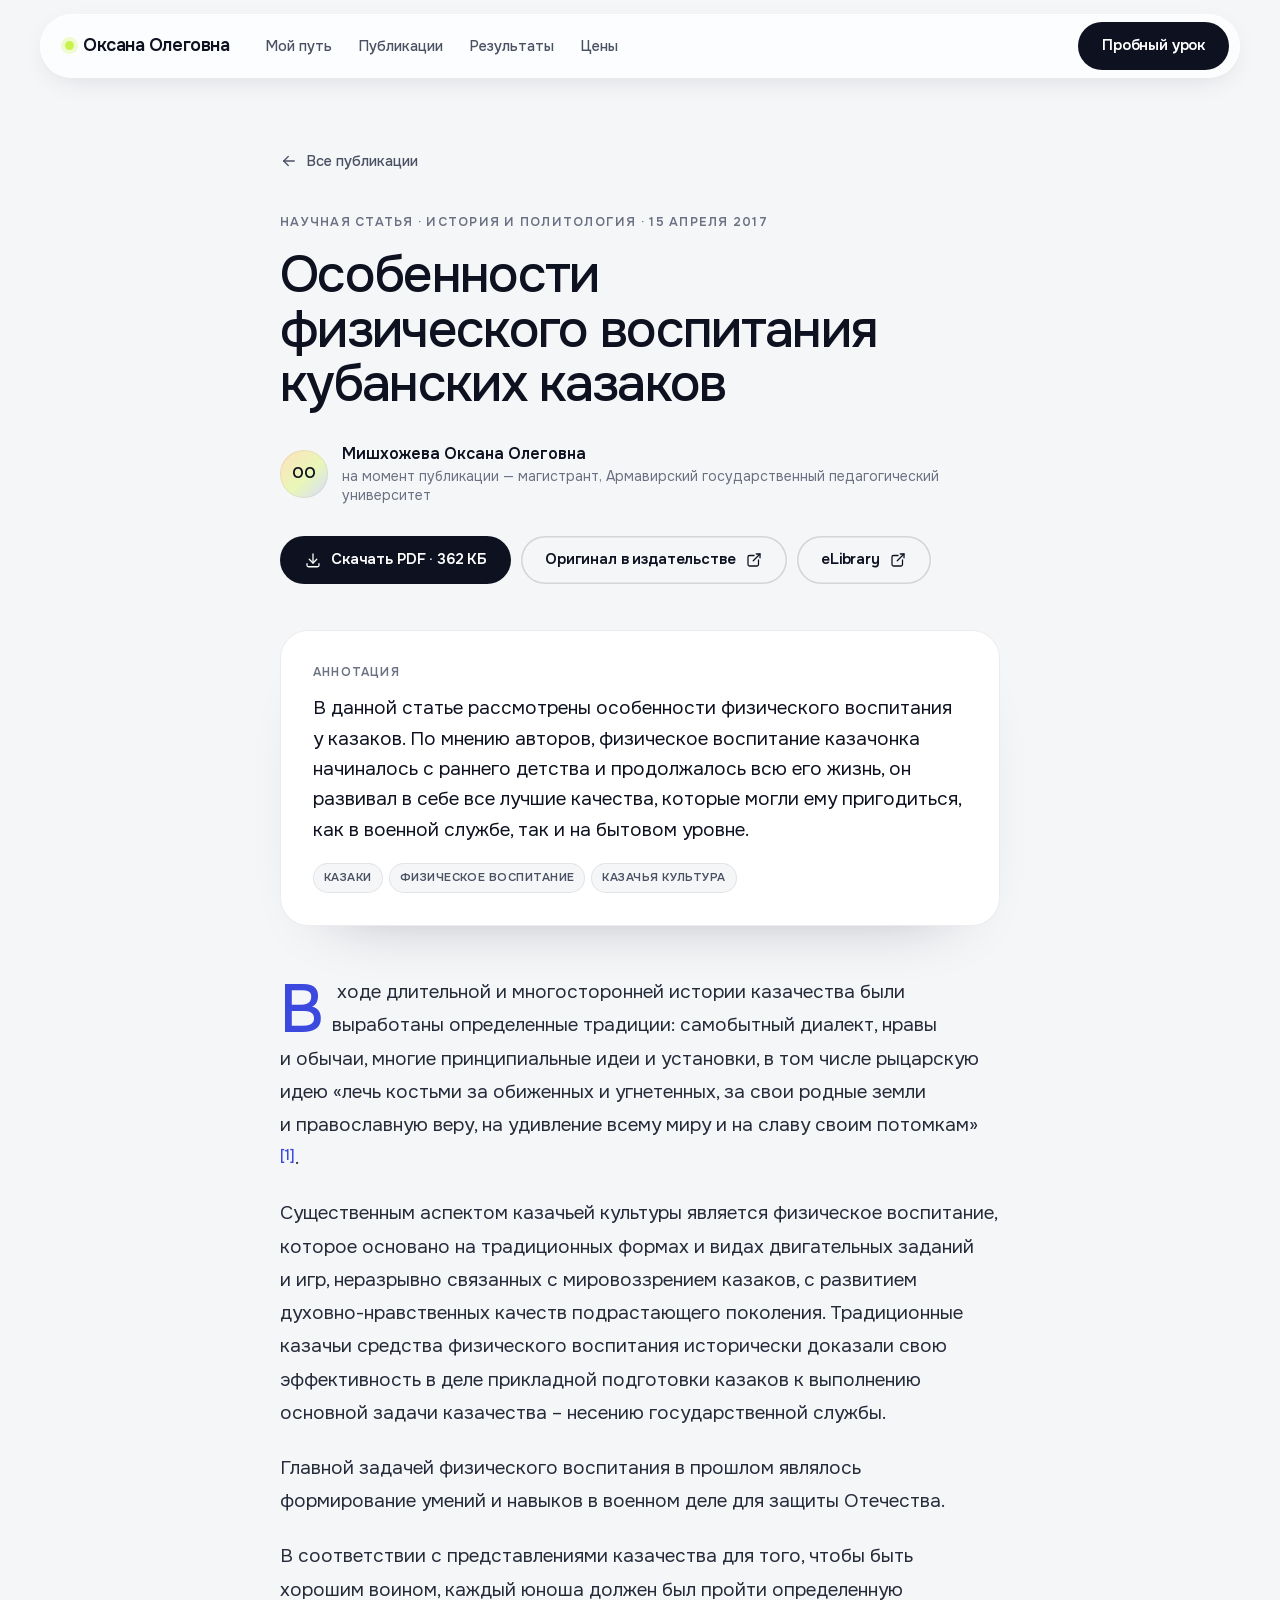
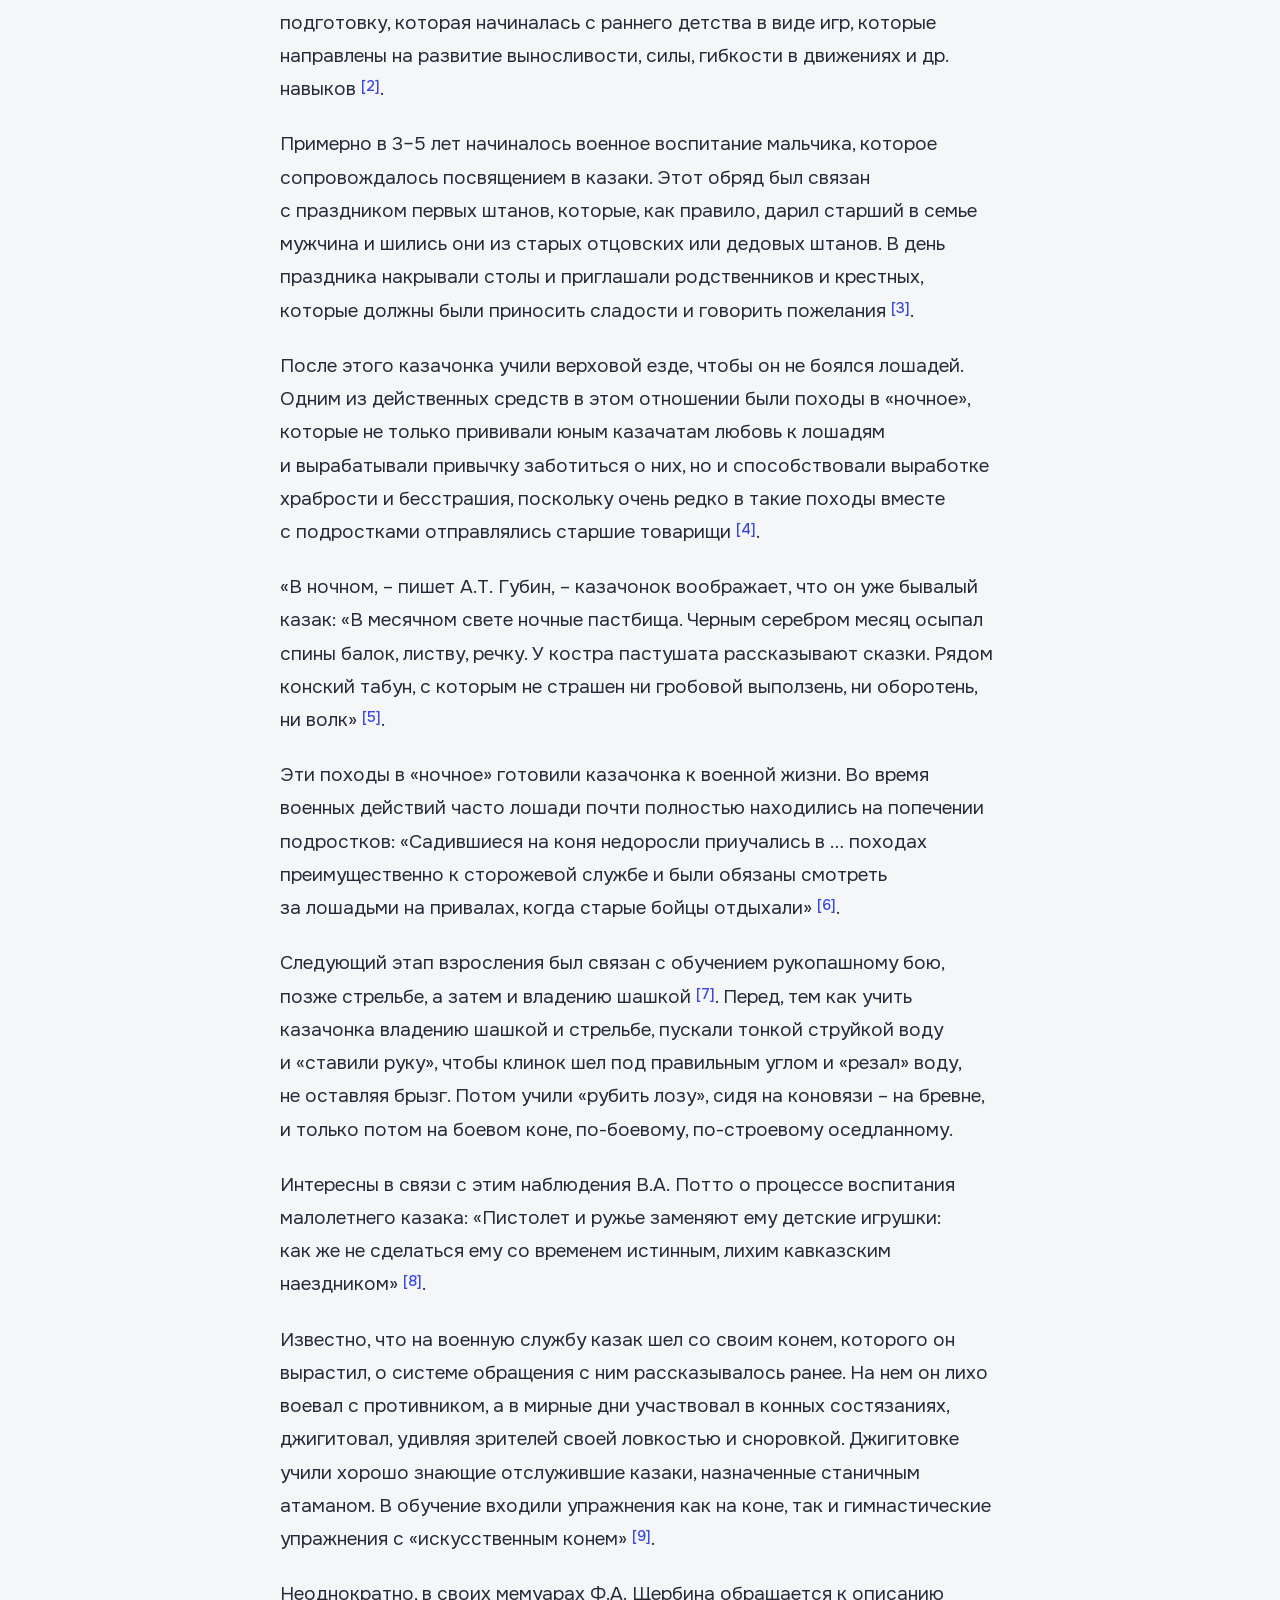
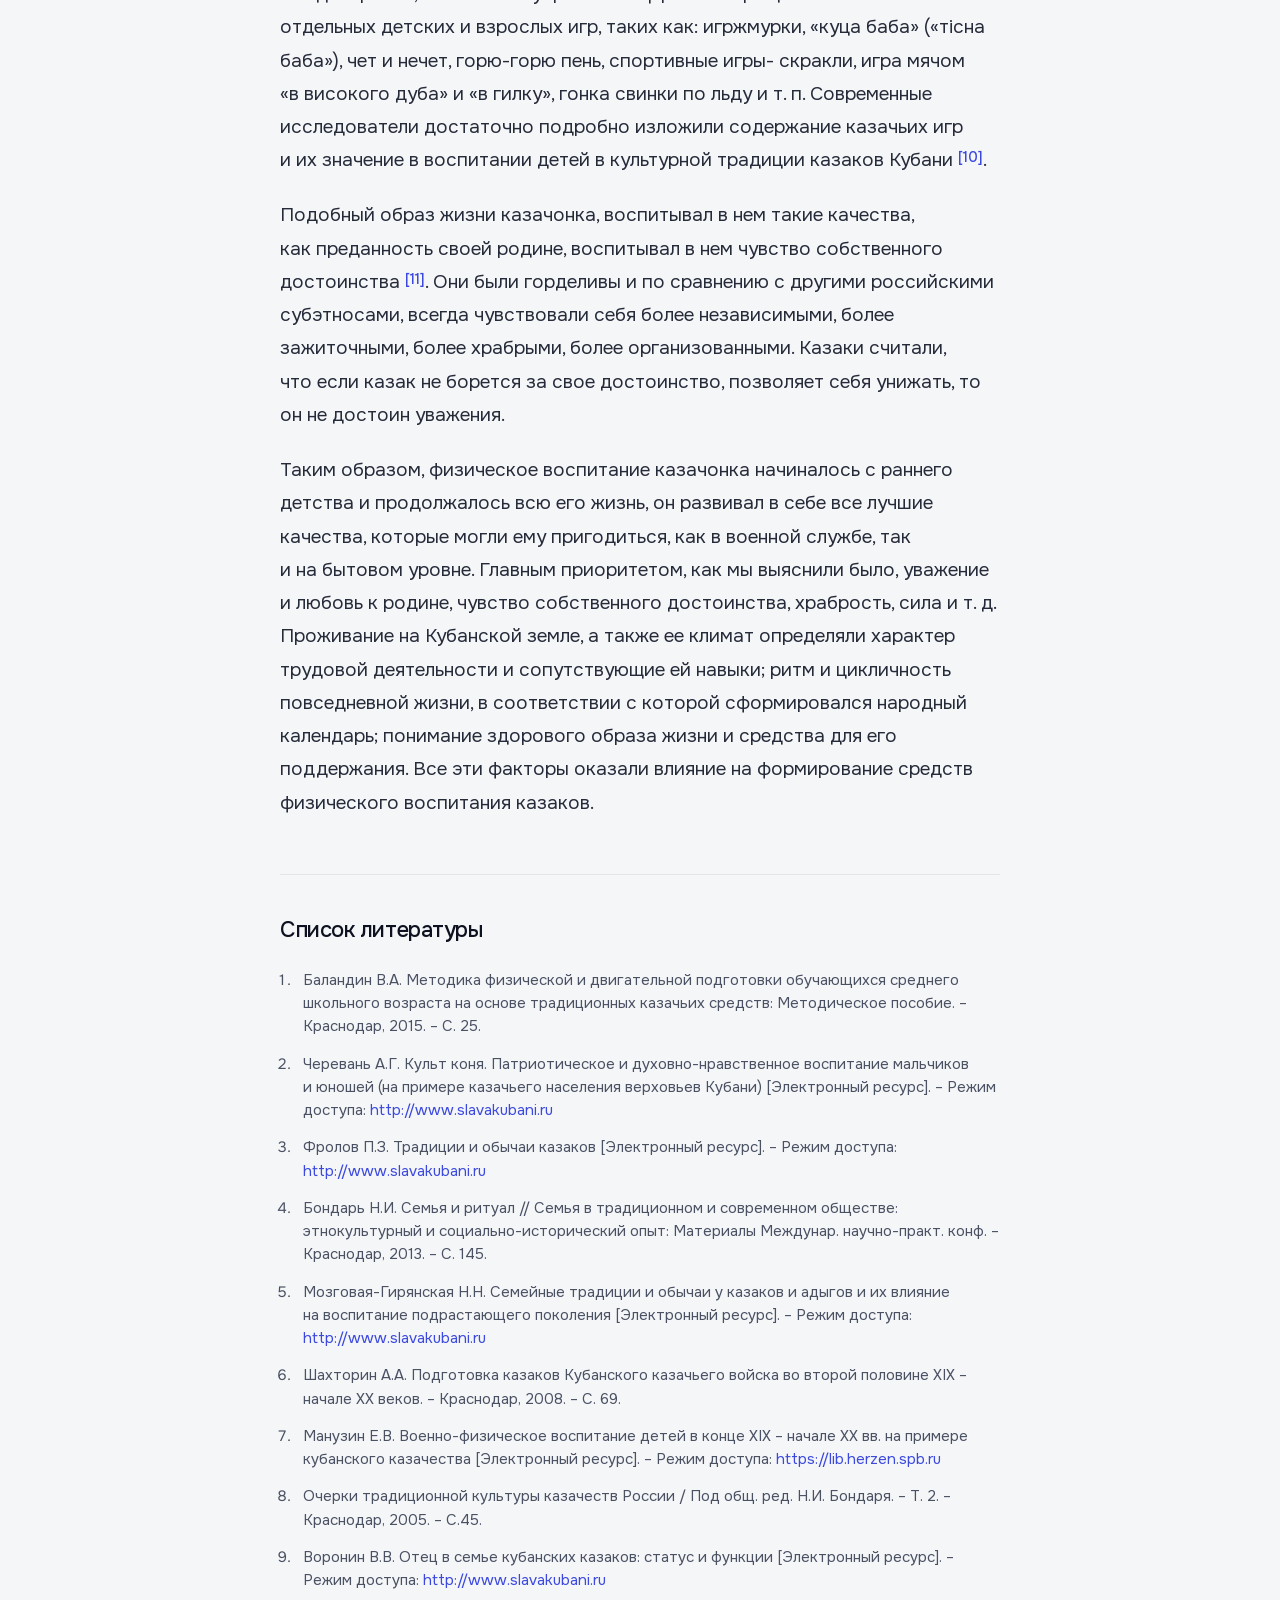
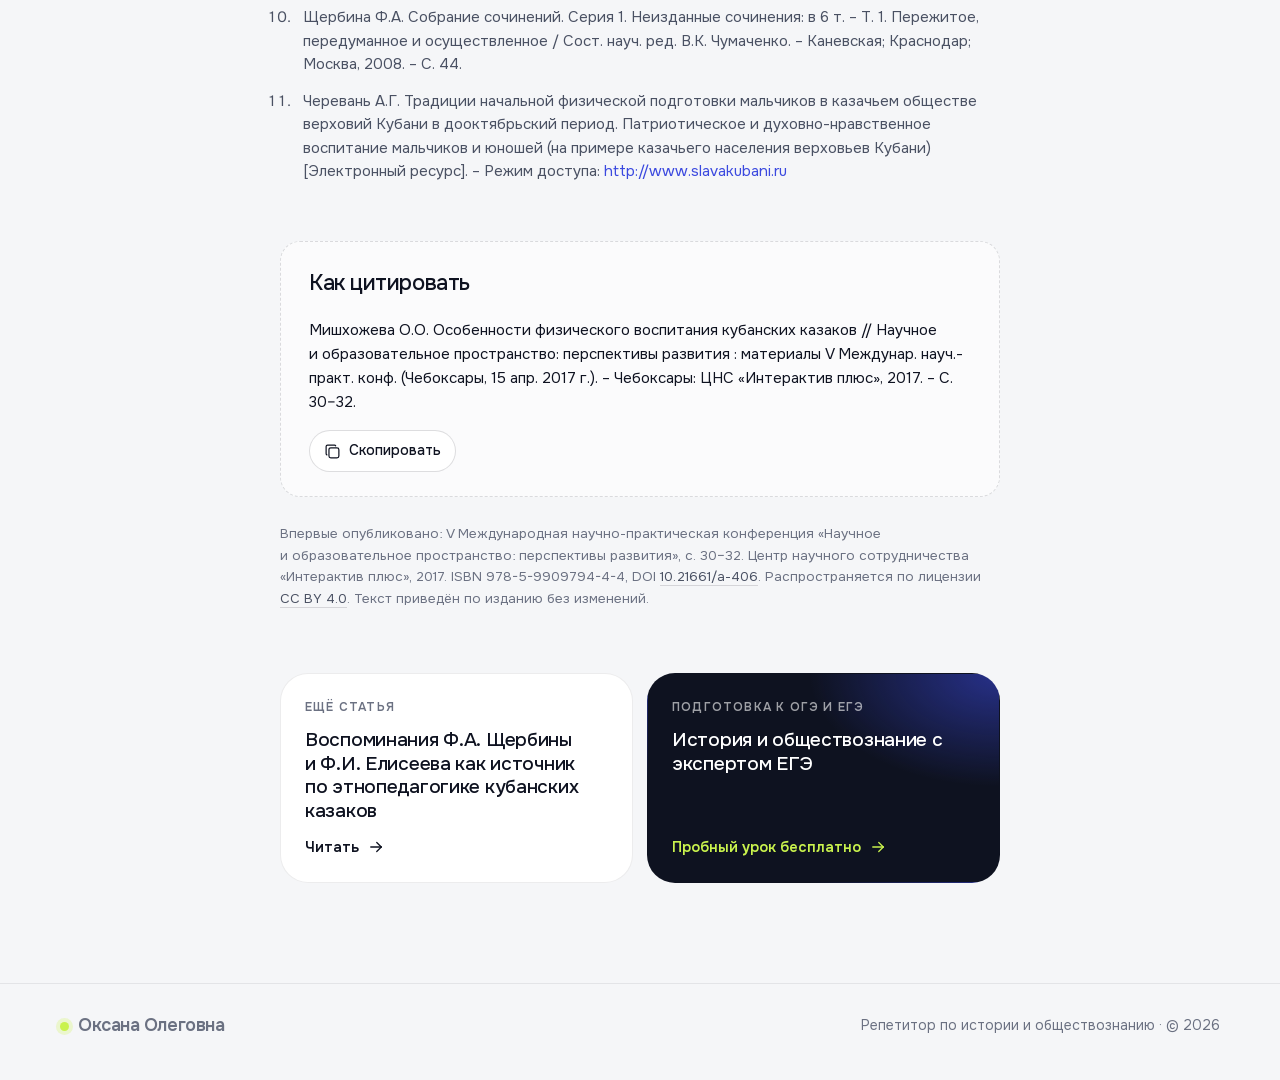
<file: articles/fizicheskoe-vospitanie-kubanskih-kazakov.html>
<!doctype html>
<!-- Сгенерировано tools/articles.py — правки вносить там, а не здесь. -->
<html lang="ru">
<head>
<meta charset="utf-8">
<meta name="viewport" content="width=device-width, initial-scale=1, viewport-fit=cover">
<title>Особенности физического воспитания кубанских казаков — научная статья | Оксана Олеговна</title>
<meta name="description" content="В данной статье рассмотрены особенности физического воспитания у казаков. По мнению авторов, физическое воспитание казачонка начиналось с раннего детства и продолжалось всю его жизнь, он развивал в себе все лучшие качества, которые могли ему пригодиться, как в военной службе, так и на бытовом уровне.">
<meta name="theme-color" content="#F5F6F8">
<meta name="color-scheme" content="light">
<meta property="og:type" content="article">
<meta property="og:locale" content="ru_RU">
<meta property="og:title" content="Особенности физического воспитания кубанских казаков">
<meta property="og:description" content="В данной статье рассмотрены особенности физического воспитания у казаков. По мнению авторов, физическое воспитание казачонка начиналось с раннего детства и продолжалось всю его жизнь, он развивал в себе все лучшие качества, которые могли ему пригодиться, как в военной службе, так и на бытовом уровне.">
<link rel="icon" href="../favicon.svg" type="image/svg+xml">
<link rel="preload" href="../assets/fonts/onest-6980c39d.woff2" as="font" type="font/woff2" crossorigin>
<link rel="stylesheet" href="../assets/css/onest.css">
<link rel="stylesheet" href="../assets/css/base.css?v=11">
<link rel="stylesheet" href="../assets/css/article.css?v=1">
<script type="application/ld+json">
{
 "@context": "https://schema.org",
 "@type": "ScholarlyArticle",
 "headline": "Особенности физического воспитания кубанских казаков",
 "inLanguage": "ru",
 "datePublished": "2017-04-15",
 "author": {
  "@type": "Person",
  "name": "Мишхожева Оксана Олеговна",
  "affiliation": {
   "@type": "CollegeOrUniversity",
   "name": "Армавирский государственный педагогический университет"
  }
 },
 "abstract": "в данной статье рассмотрены особенности физического воспитания у казаков. По мнению авторов, физическое воспитание казачонка начиналось с раннего детства и продолжалось всю его жизнь, он развивал в себе все лучшие качества, которые могли ему пригодиться, как в военной службе, так и на бытовом уровне.",
 "keywords": "казаки, физическое воспитание, казачья культура",
 "pagination": "30-32",
 "isPartOf": {
  "@type": "Book",
  "name": "Научное и образовательное пространство: перспективы развития",
  "isbn": "978-5-9909794-4-4",
  "publisher": {
   "@type": "Organization",
   "name": "Центр научного сотрудничества «Интерактив плюс»"
  }
 },
 "license": "https://creativecommons.org/licenses/by/4.0/",
 "sameAs": [
  "https://interactive-plus.ru/ru/article/130144/discussion_platform",
  "https://elibrary.ru/item.asp?id=29158737"
 ]
}
</script>
</head>
<body>
<svg width="0" height="0" style="position:absolute" aria-hidden="true">
  <defs>
    <symbol id="i-arrow-l" viewBox="0 0 24 24"><path d="M5 12l14 0"/><path d="M5 12l6 6"/><path d="M5 12l6 -6"/></symbol>
    <symbol id="i-arrow-r" viewBox="0 0 24 24"><path d="M5 12l14 0"/><path d="M13 18l6 -6"/><path d="M13 6l6 6"/></symbol>
    <symbol id="i-down" viewBox="0 0 24 24"><path d="M4 17v2a2 2 0 0 0 2 2h12a2 2 0 0 0 2 -2v-2"/><path d="M7 11l5 5l5 -5"/><path d="M12 4l0 12"/></symbol>
    <symbol id="i-ext" viewBox="0 0 24 24"><path d="M12 6h-6a2 2 0 0 0 -2 2v10a2 2 0 0 0 2 2h10a2 2 0 0 0 2 -2v-6"/><path d="M11 13l9 -9"/><path d="M15 4h5v5"/></symbol>
    <symbol id="i-copy" viewBox="0 0 24 24"><path d="M7 9.667a2.667 2.667 0 0 1 2.667 -2.667h8.666a2.667 2.667 0 0 1 2.667 2.667v8.666a2.667 2.667 0 0 1 -2.667 2.667h-8.666a2.667 2.667 0 0 1 -2.667 -2.667z"/><path d="M4.012 16.737a2.005 2.005 0 0 1 -1.012 -1.737v-10c0 -1.1 .9 -2 2 -2h10c.75 0 1.158 .385 1.5 1"/></symbol>
  </defs>
</svg>

<!-- Полоса чтения: заполняется, пока читаешь статью -->
<div class="rp" aria-hidden="true"><u></u></div>

<div class="nav-wrap">
  <nav class="nav" aria-label="Разделы сайта">
    <a href="../" class="logo"><i></i>Оксана Олеговна</a>
    <div class="nav-menu">
      <a href="../#path">Мой путь</a>
      <a href="../#publications">Публикации</a>
      <a href="../#cases">Результаты</a>
      <a href="../#price">Цены</a>
    </div>
    <div class="nav-cta">
      <a href="../#trial" class="btn btn-ink"><span>Пробный урок</span></a>
    </div>
  </nav>
</div>

<main class="art">
  <div class="wrap art-wrap">
    <a class="art-back" href="../#publications"><svg class="ic"><use href="#i-arrow-l"/></svg>Все публикации</a>
    <p class="art-kicker">Научная статья · История и&nbsp;политология · 15&nbsp;апреля 2017</p>
    <h1 class="art-h">Особенности физического воспитания кубанских казаков</h1>

    <div class="art-by">
      <span class="art-ava" aria-hidden="true">ОО</span>
      <span><b>Мишхожева Оксана Олеговна</b><span>на момент публикации — магистрант, Армавирский государственный педагогический университет</span></span>
    </div>

    <div class="art-act">
      <a class="btn btn-ink" href="../assets/articles/mishkhozheva-2017-fizicheskoe-vospitanie.pdf" download><svg class="ic"><use href="#i-down"/></svg><span>Скачать PDF · 362&nbsp;КБ</span></a>
      <a class="btn btn-ghost" href="https://interactive-plus.ru/ru/article/130144/discussion_platform" target="_blank" rel="noopener"><span>Оригинал в издательстве</span><svg class="ic"><use href="#i-ext"/></svg></a>
      <a class="btn btn-ghost" href="https://elibrary.ru/item.asp?id=29158737" target="_blank" rel="noopener"><span>eLibrary</span><svg class="ic"><use href="#i-ext"/></svg></a>
    </div>

    <section class="art-abs" aria-label="Аннотация">
      <span class="art-lbl">Аннотация</span>
      <p>В&nbsp;данной статье рассмотрены особенности физического воспитания у&nbsp;казаков. По&nbsp;мнению авторов, физическое воспитание казачонка начиналось с&nbsp;раннего детства и&nbsp;продолжалось всю его жизнь, он развивал в&nbsp;себе все лучшие качества, которые могли ему пригодиться, как&nbsp;в&nbsp;военной службе, так и&nbsp;на&nbsp;бытовом уровне.</p>
      <div class="art-kw"><span class="tag">казаки</span><span class="tag">физическое воспитание</span><span class="tag">казачья культура</span></div>
    </section>

    <article class="art-body">
      <p>В&nbsp;ходе длительной и&nbsp;многосторонней истории казачества были выработаны определенные традиции: самобытный диалект, нравы и&nbsp;обычаи, многие принципиальные идеи и&nbsp;установки, в&nbsp;том числе рыцарскую идею «лечь костьми за&nbsp;обиженных и&nbsp;угнетенных, за&nbsp;свои родные земли и&nbsp;православную веру, на&nbsp;удивление всему миру и&nbsp;на&nbsp;славу своим потомкам» <a class="art-ref" href="#ref-1">[1]</a>.</p>
      <p>Существенным аспектом казачьей культуры является физическое воспитание, которое основано на&nbsp;традиционных формах и&nbsp;видах двигательных заданий и&nbsp;игр, неразрывно связанных с&nbsp;мировоззрением казаков, с&nbsp;развитием духовно-нравственных качеств подрастающего поколения. Традиционные казачьи средства физического воспитания исторически доказали свою эффективность в&nbsp;деле прикладной подготовки казаков к&nbsp;выполнению основной задачи казачества&nbsp;– несению государственной службы.</p>
      <p>Главной задачей физического воспитания в&nbsp;прошлом являлось формирование умений и&nbsp;навыков в&nbsp;военном деле для&nbsp;защиты Отечества.</p>
      <p>В&nbsp;соответствии с&nbsp;представлениями казачества для&nbsp;того, чтобы быть хорошим воином, каждый юноша должен был пройти определенную подготовку, которая начиналась с&nbsp;раннего детства в&nbsp;виде игр, которые направлены на&nbsp;развитие выносливости, силы, гибкости в&nbsp;движениях и&nbsp;др. навыков <a class="art-ref" href="#ref-2">[2]</a>.</p>
      <p>Примерно в&nbsp;3–5&nbsp;лет начиналось военное воспитание мальчика, которое сопровождалось посвящением в&nbsp;казаки. Этот обряд был связан с&nbsp;праздником первых штанов, которые, как&nbsp;правило, дарил старший в&nbsp;семье мужчина и&nbsp;шились они из&nbsp;старых отцовских или&nbsp;дедовых штанов. В&nbsp;день праздника накрывали столы и&nbsp;приглашали родственников и&nbsp;крестных, которые должны были приносить сладости и&nbsp;говорить пожелания <a class="art-ref" href="#ref-3">[3]</a>.</p>
      <p>После этого казачонка учили верховой езде, чтобы он не&nbsp;боялся лошадей. Одним из&nbsp;действенных средств в&nbsp;этом отношении были походы в&nbsp;«ночное», которые не&nbsp;только прививали юным казачатам любовь к&nbsp;лошадям и&nbsp;вырабатывали привычку заботиться о&nbsp;них, но&nbsp;и&nbsp;способствовали выработке храбрости и&nbsp;бесстрашия, поскольку очень редко в&nbsp;такие походы вместе с&nbsp;подростками отправлялись старшие товарищи <a class="art-ref" href="#ref-4">[4]</a>.</p>
      <p>«В&nbsp;ночном,&nbsp;– пишет А.Т.&nbsp;Губин,&nbsp;– казачонок воображает, что&nbsp;он уже бывалый казак: «В&nbsp;месячном свете ночные пастбища. Черным серебром месяц осыпал спины балок, листву, речку. У&nbsp;костра пастушата рассказывают сказки. Рядом конский табун, с&nbsp;которым не&nbsp;страшен ни&nbsp;гробовой выползень, ни&nbsp;оборотень, ни&nbsp;волк» <a class="art-ref" href="#ref-5">[5]</a>.</p>
      <p>Эти походы в&nbsp;«ночное» готовили казачонка к&nbsp;военной жизни. Во&nbsp;время военных действий часто лошади почти полностью находились на&nbsp;попечении подростков: «Садившиеся на&nbsp;коня недоросли приучались в&nbsp;… походах преимущественно к&nbsp;сторожевой службе и&nbsp;были обязаны смотреть за&nbsp;лошадьми на&nbsp;привалах, когда старые бойцы отдыхали» <a class="art-ref" href="#ref-6">[6]</a>.</p>
      <p>Следующий этап взросления был связан с&nbsp;обучением рукопашному бою, позже стрельбе, а&nbsp;затем и&nbsp;владению шашкой <a class="art-ref" href="#ref-7">[7]</a>. Перед, тем как&nbsp;учить казачонка владению шашкой и&nbsp;стрельбе, пускали тонкой струйкой воду и&nbsp;«ставили руку», чтобы клинок шел под правильным углом и&nbsp;«резал» воду, не&nbsp;оставляя брызг. Потом учили «рубить лозу», сидя на&nbsp;коновязи&nbsp;– на&nbsp;бревне, и&nbsp;только потом на&nbsp;боевом коне, по-боевому, по-строевому оседланному.</p>
      <p>Интересны в&nbsp;связи с&nbsp;этим наблюдения В.А.&nbsp;Потто о&nbsp;процессе воспитания малолетнего казака: «Пистолет и&nbsp;ружье заменяют ему детские игрушки: как&nbsp;же не&nbsp;сделаться ему со&nbsp;временем истинным, лихим кавказским наездником» <a class="art-ref" href="#ref-8">[8]</a>.</p>
      <p>Известно, что&nbsp;на&nbsp;военную службу казак шел со&nbsp;своим конем, которого он вырастил, о&nbsp;системе обращения с&nbsp;ним рассказывалось ранее. На&nbsp;нем он лихо воевал с&nbsp;противником, а&nbsp;в&nbsp;мирные дни участвовал в&nbsp;конных состязаниях, джигитовал, удивляя зрителей своей ловкостью и&nbsp;сноровкой. Джигитовке учили хорошо знающие отслужившие казаки, назначенные станичным атаманом. В&nbsp;обучение входили упражнения как&nbsp;на&nbsp;коне, так и&nbsp;гимнастические упражнения с&nbsp;«искусственным конем» <a class="art-ref" href="#ref-9">[9]</a>.</p>
      <p>Неоднократно, в&nbsp;своих мемуарах Ф.А.&nbsp;Щербина обращается к&nbsp;описанию отдельных детских и&nbsp;взрослых игр, таких как: игржмурки, «куца баба» («тiсна баба»), чет и&nbsp;нечет, горю-горю пень, спортивные игры- скракли, игра мячом «в&nbsp;високого дуба» и&nbsp;«в&nbsp;гилку», гонка свинки по&nbsp;льду и&nbsp;т. п. Современные исследователи достаточно подробно изложили содержание казачьих игр и&nbsp;их значение в&nbsp;воспитании детей в&nbsp;культурной традиции казаков Кубани <a class="art-ref" href="#ref-10">[10]</a>.</p>
      <p>Подобный образ жизни казачонка, воспитывал в&nbsp;нем такие качества, как&nbsp;преданность своей родине, воспитывал в&nbsp;нем чувство собственного достоинства <a class="art-ref" href="#ref-11">[11]</a>. Они были горделивы и&nbsp;по&nbsp;сравнению с&nbsp;другими российскими субэтносами, всегда чувствовали себя более независимыми, более зажиточными, более храбрыми, более организованными. Казаки считали, что&nbsp;если казак не&nbsp;борется за&nbsp;свое достоинство, позволяет себя унижать, то он не&nbsp;достоин уважения.</p>
      <p>Таким образом, физическое воспитание казачонка начиналось с&nbsp;раннего детства и&nbsp;продолжалось всю его жизнь, он развивал в&nbsp;себе все лучшие качества, которые могли ему пригодиться, как&nbsp;в&nbsp;военной службе, так и&nbsp;на&nbsp;бытовом уровне. Главным приоритетом, как&nbsp;мы выяснили было, уважение и&nbsp;любовь к&nbsp;родине, чувство собственного достоинства, храбрость, сила и&nbsp;т. д. Проживание на&nbsp;Кубанской земле, а&nbsp;также ее климат определяли характер трудовой деятельности и&nbsp;сопутствующие ей навыки; ритм и&nbsp;цикличность повседневной жизни, в&nbsp;соответствии с&nbsp;которой сформировался народный календарь; понимание здорового образа жизни и&nbsp;средства для&nbsp;его поддержания. Все эти факторы оказали влияние на&nbsp;формирование средств физического воспитания казаков.</p>
    </article>

    <section class="art-refs">
      <h2>Список литературы</h2>
      <ol>
        <li id="ref-1">Баландин В.А.&nbsp;Методика физической и&nbsp;двигательной подготовки обучающихся среднего школьного возраста на&nbsp;основе традиционных казачьих средств: Методическое пособие.&nbsp;– Краснодар, 2015.&nbsp;– С. 25.</li>
        <li id="ref-2">Черевань А.Г.&nbsp;Культ коня. Патриотическое и&nbsp;духовно-нравственное воспитание мальчиков и&nbsp;юношей (на&nbsp;примере казачьего населения верховьев Кубани) [Электронный ресурс].&nbsp;– Режим доступа: <a href="http://www.slavakubani.ru" rel="nofollow noopener" target="_blank">http://www.slavakubani.ru</a></li>
        <li id="ref-3">Фролов П.З.&nbsp;Традиции и&nbsp;обычаи казаков [Электронный ресурс].&nbsp;– Режим доступа: <a href="http://www.slavakubani.ru" rel="nofollow noopener" target="_blank">http://www.slavakubani.ru</a></li>
        <li id="ref-4">Бондарь Н.И.&nbsp;Семья и&nbsp;ритуал // Семья в&nbsp;традиционном и&nbsp;современном обществе: этнокультурный и&nbsp;социально-исторический опыт: Материалы Междунар. научно-практ. конф.&nbsp;– Краснодар, 2013.&nbsp;– С. 145.</li>
        <li id="ref-5">Мозговая-Гирянская Н.Н.&nbsp;Семейные традиции и&nbsp;обычаи у&nbsp;казаков и&nbsp;адыгов и&nbsp;их влияние на&nbsp;воспитание подрастающего поколения [Электронный ресурс].&nbsp;– Режим доступа: <a href="http://www.slavakubani.ru" rel="nofollow noopener" target="_blank">http://www.slavakubani.ru</a></li>
        <li id="ref-6">Шахторин А.А.&nbsp;Подготовка казаков Кубанского казачьего войска во&nbsp;второй половине XIX&nbsp;– начале XX веков.&nbsp;– Краснодар, 2008.&nbsp;– С. 69.</li>
        <li id="ref-7">Манузин Е.В.&nbsp;Военно-физическое воспитание детей в&nbsp;конце XIX&nbsp;– начале XX вв. на&nbsp;примере кубанского казачества [Электронный ресурс].&nbsp;– Режим доступа: <a href="https://lib.herzen.spb.ru" rel="nofollow noopener" target="_blank">https://lib.herzen.spb.ru</a></li>
        <li id="ref-8">Очерки традиционной культуры казачеств России / Под общ. ред. Н.И.&nbsp;Бондаря.&nbsp;– Т. 2.&nbsp;– Краснодар, 2005.&nbsp;– С.45.</li>
        <li id="ref-9">Воронин В.В.&nbsp;Отец в&nbsp;семье кубанских казаков: статус и&nbsp;функции [Электронный ресурс].&nbsp;– Режим доступа: <a href="http://www.slavakubani.ru" rel="nofollow noopener" target="_blank">http://www.slavakubani.ru</a></li>
        <li id="ref-10">Щербина Ф.А.&nbsp;Собрание сочинений. Серия 1. Неизданные сочинения: в&nbsp;6&nbsp;т.&nbsp;– Т. 1. Пережитое, передуманное и&nbsp;осуществленное / Сост. науч. ред. В.К.&nbsp;Чумаченко.&nbsp;– Каневская; Краснодар; Москва, 2008.&nbsp;– С. 44.</li>
        <li id="ref-11">Черевань А.Г.&nbsp;Традиции начальной физической подготовки мальчиков в&nbsp;казачьем обществе верховий Кубани в&nbsp;дооктябрьский период. Патриотическое и&nbsp;духовно-нравственное воспитание мальчиков и&nbsp;юношей (на&nbsp;примере казачьего населения верховьев Кубани) [Электронный ресурс].&nbsp;– Режим доступа: <a href="http://www.slavakubani.ru" rel="nofollow noopener" target="_blank">http://www.slavakubani.ru</a></li>
      </ol>
    </section>

    <section class="art-cite">
      <h2>Как цитировать</h2>
      <p class="art-cite-t">Мишхожева О.О.&nbsp;Особенности физического воспитания кубанских казаков // Научное и&nbsp;образовательное пространство: перспективы развития : материалы V Междунар. науч.-практ. конф. (Чебоксары, 15&nbsp;апр. 2017&nbsp;г.).&nbsp;– Чебоксары: ЦНС «Интерактив плюс», 2017.&nbsp;– С. 30–32.</p>
      <button type="button" class="art-copy"><svg class="ic"><use href="#i-copy"/></svg><span>Скопировать</span></button>
    </section>

    <p class="art-lic">
      Впервые опубликовано: V Международная научно-практическая конференция «Научное и&nbsp;образовательное пространство: перспективы развития», с.&nbsp;30–32.
      Центр научного сотрудничества «Интерактив плюс», 2017. ISBN 978-5-9909794-4-4, DOI&nbsp;<a href="https://doi.org/10.21661/a-406" target="_blank" rel="noopener">10.21661/a-406</a>.
      Распространяется по&nbsp;лицензии <a href="https://creativecommons.org/licenses/by/4.0/deed.ru" target="_blank" rel="noopener">CC&nbsp;BY&nbsp;4.0</a>.
      Текст приведён по&nbsp;изданию без&nbsp;изменений.
    </p>

    <div class="art-next">
      <a class="art-card" href="vospominaniya-shcherbiny-i-eliseeva.html">
        <span class="art-lbl">Ещё статья</span>
        <b>Воспоминания Ф.А.&nbsp;Щербины и&nbsp;Ф.И.&nbsp;Елисеева как&nbsp;источник по&nbsp;этнопедагогике кубанских казаков</b>
        <span class="art-go">Читать<svg class="ic"><use href="#i-arrow-r"/></svg></span>
      </a>
      <a class="art-card art-card-ink" href="../#trial">
        <span class="art-lbl">Подготовка к ОГЭ и ЕГЭ</span>
        <b>История и обществознание с экспертом ЕГЭ</b>
        <span class="art-go">Пробный урок бесплатно<svg class="ic"><use href="#i-arrow-r"/></svg></span>
      </a>
    </div>
  </div>
</main>

<footer class="art-foot">
  <div class="wrap">
    <a href="../" class="logo"><i></i>Оксана Олеговна</a>
    <span>Репетитор по&nbsp;истории и&nbsp;обществознанию · © 2026</span>
  </div>
</footer>

<script>
(function () {
  var bar = document.querySelector(".rp u"), body = document.querySelector(".art-body");
  function paint() {
    var r = body.getBoundingClientRect(), h = innerHeight || 800;
    var p = Math.min(1, Math.max(0, (h * .5 - r.top) / r.height));
    bar.style.transform = "scaleX(" + p.toFixed(4) + ")";
  }
  addEventListener("scroll", paint, { passive: true });
  addEventListener("resize", paint);
  paint();
  var btn = document.querySelector(".art-copy"), txt = document.querySelector(".art-cite-t");
  btn.addEventListener("click", function () {
    var s = txt.textContent.replace(/\u00a0/g, " ");
    var done = function () { btn.classList.add("ok"); btn.lastChild.textContent = "Скопировано"; setTimeout(function () { btn.classList.remove("ok"); btn.lastChild.textContent = "Скопировать"; }, 2200); };
    if (navigator.clipboard) navigator.clipboard.writeText(s).then(done, function () {});
  });
})();
</script>
</body>
</html>
</file>
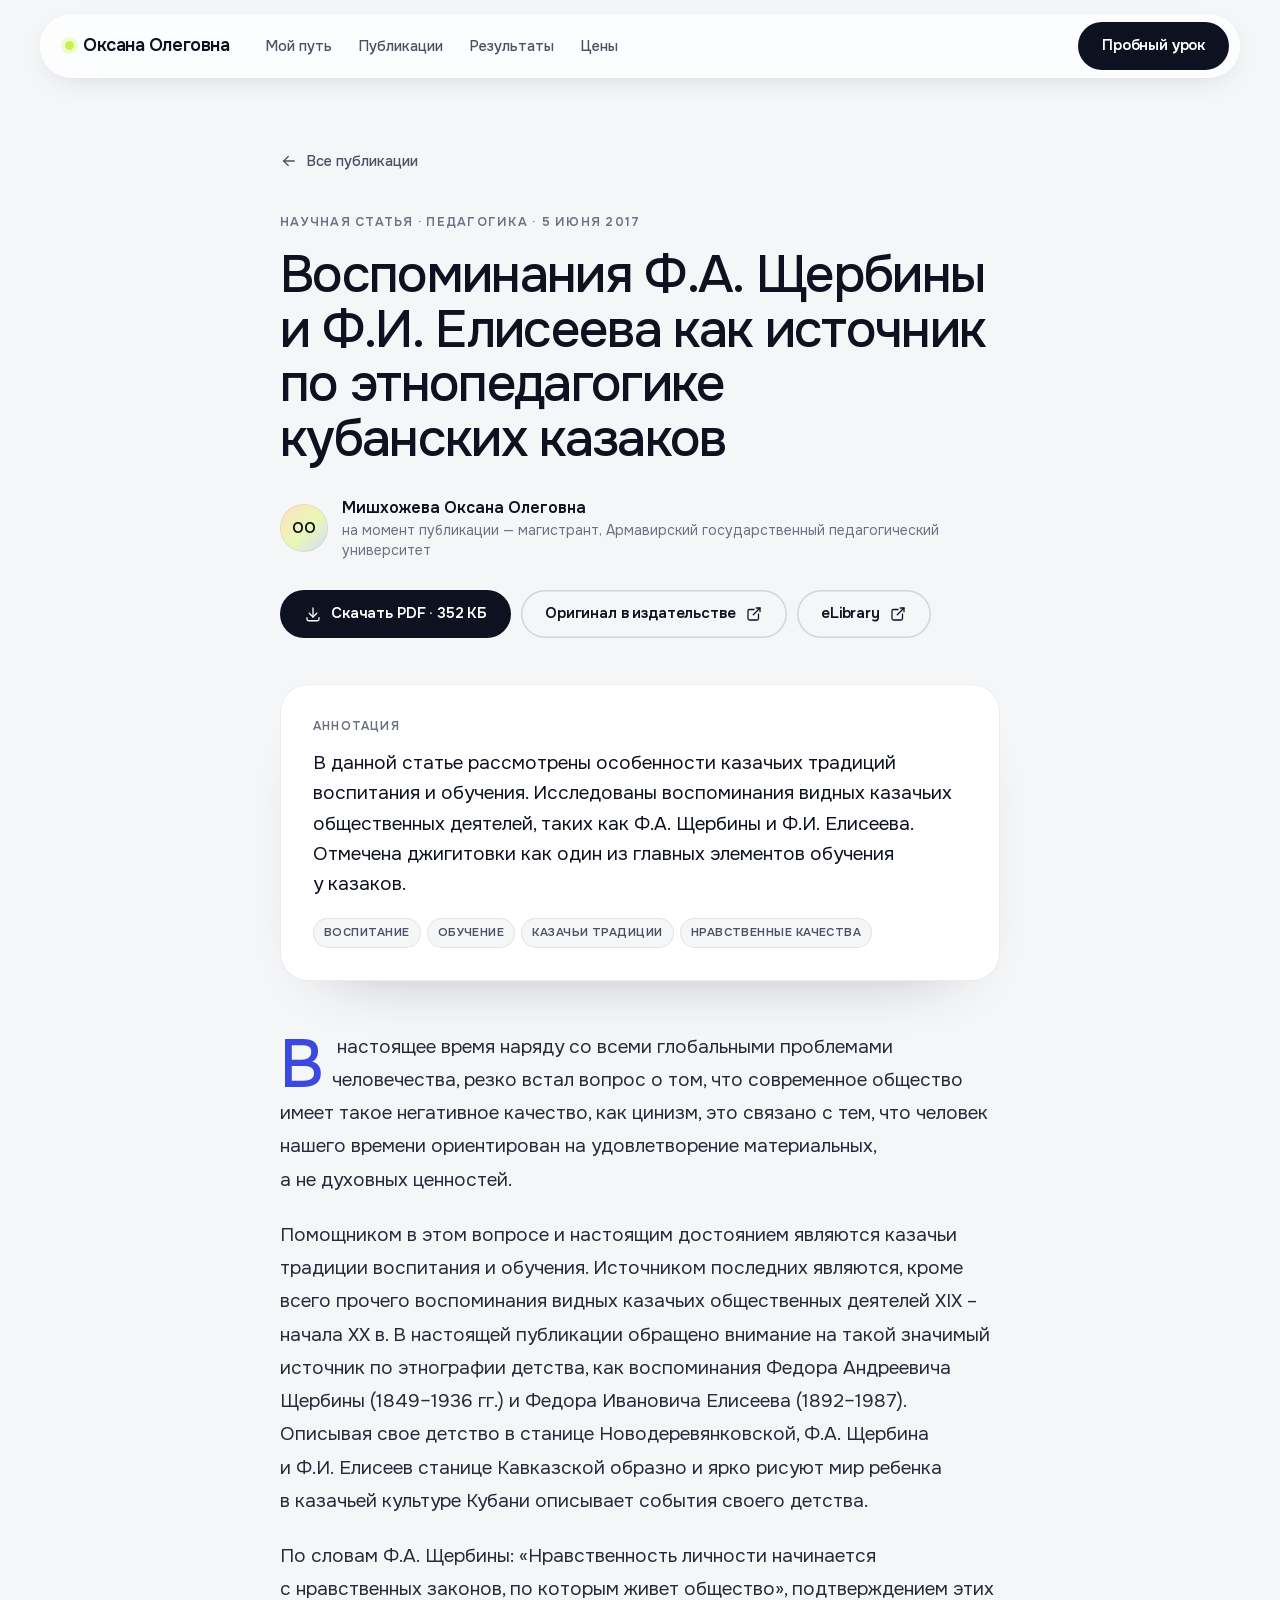
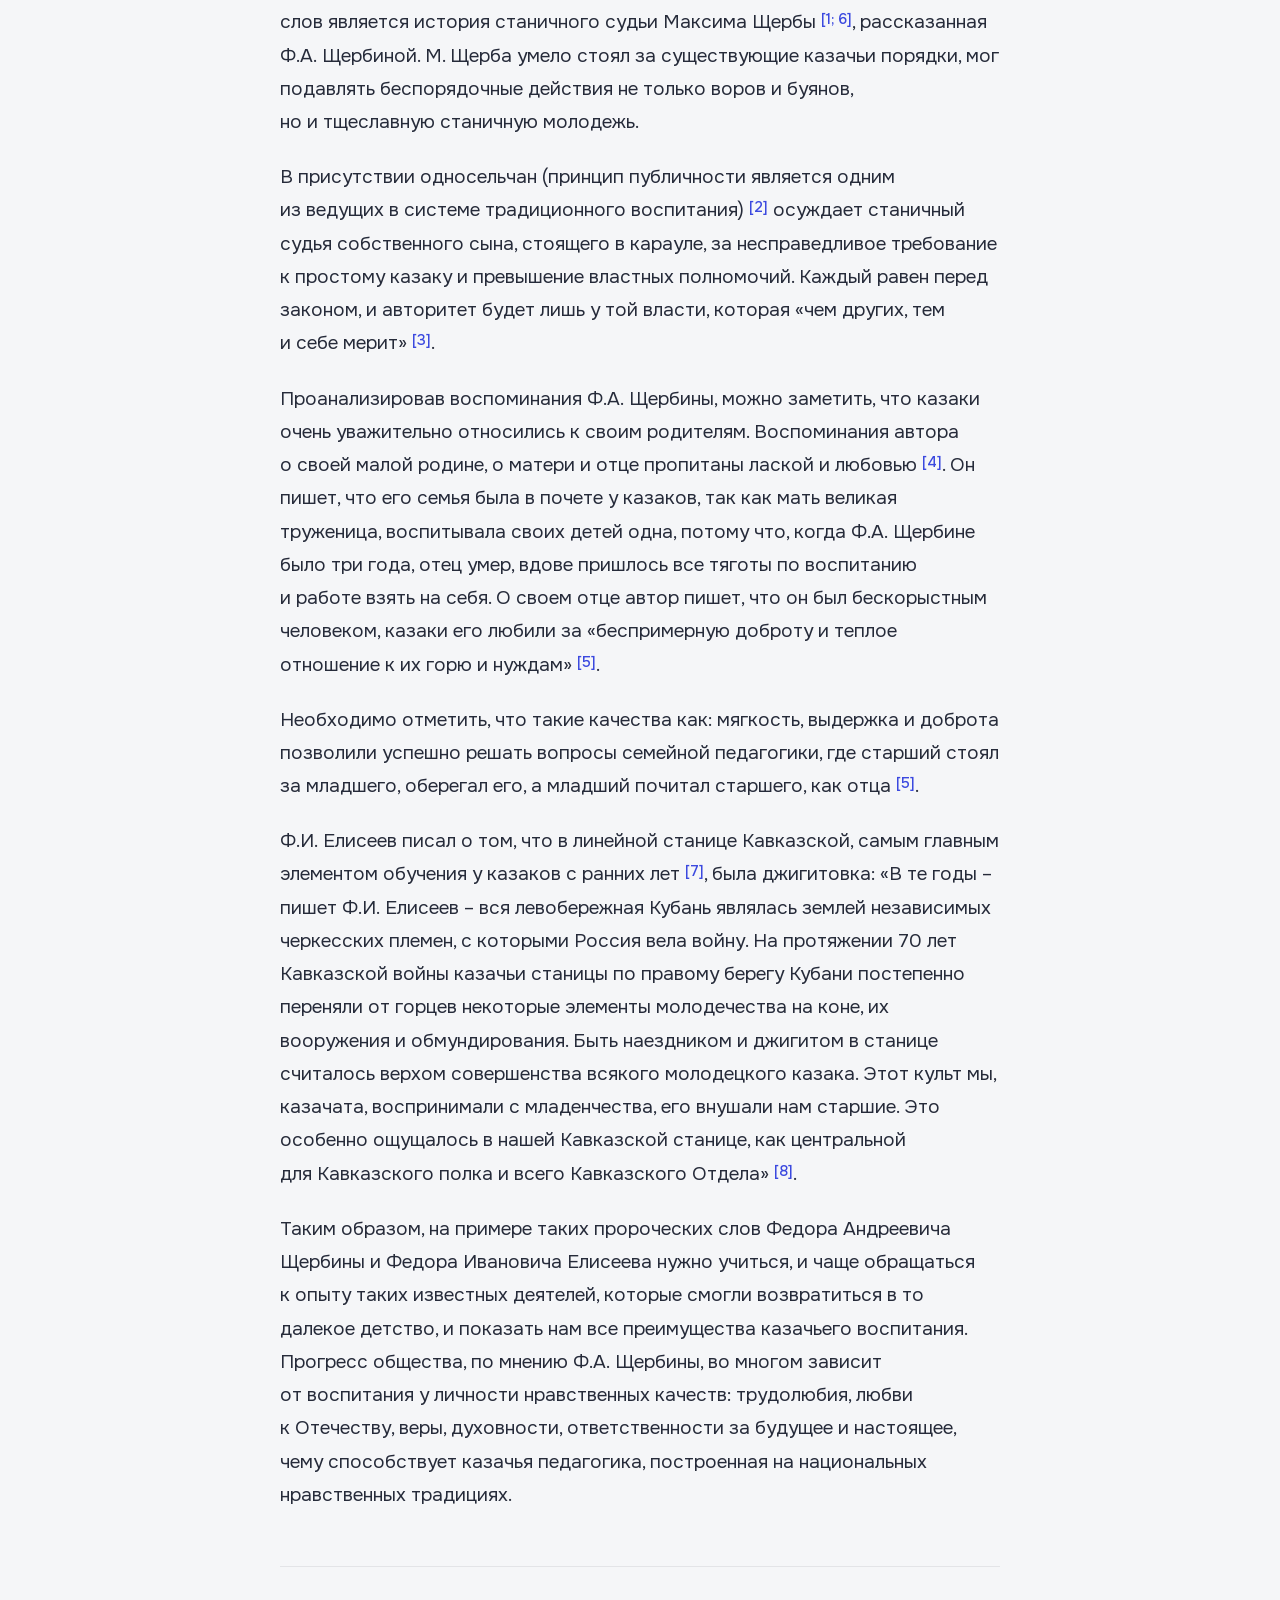
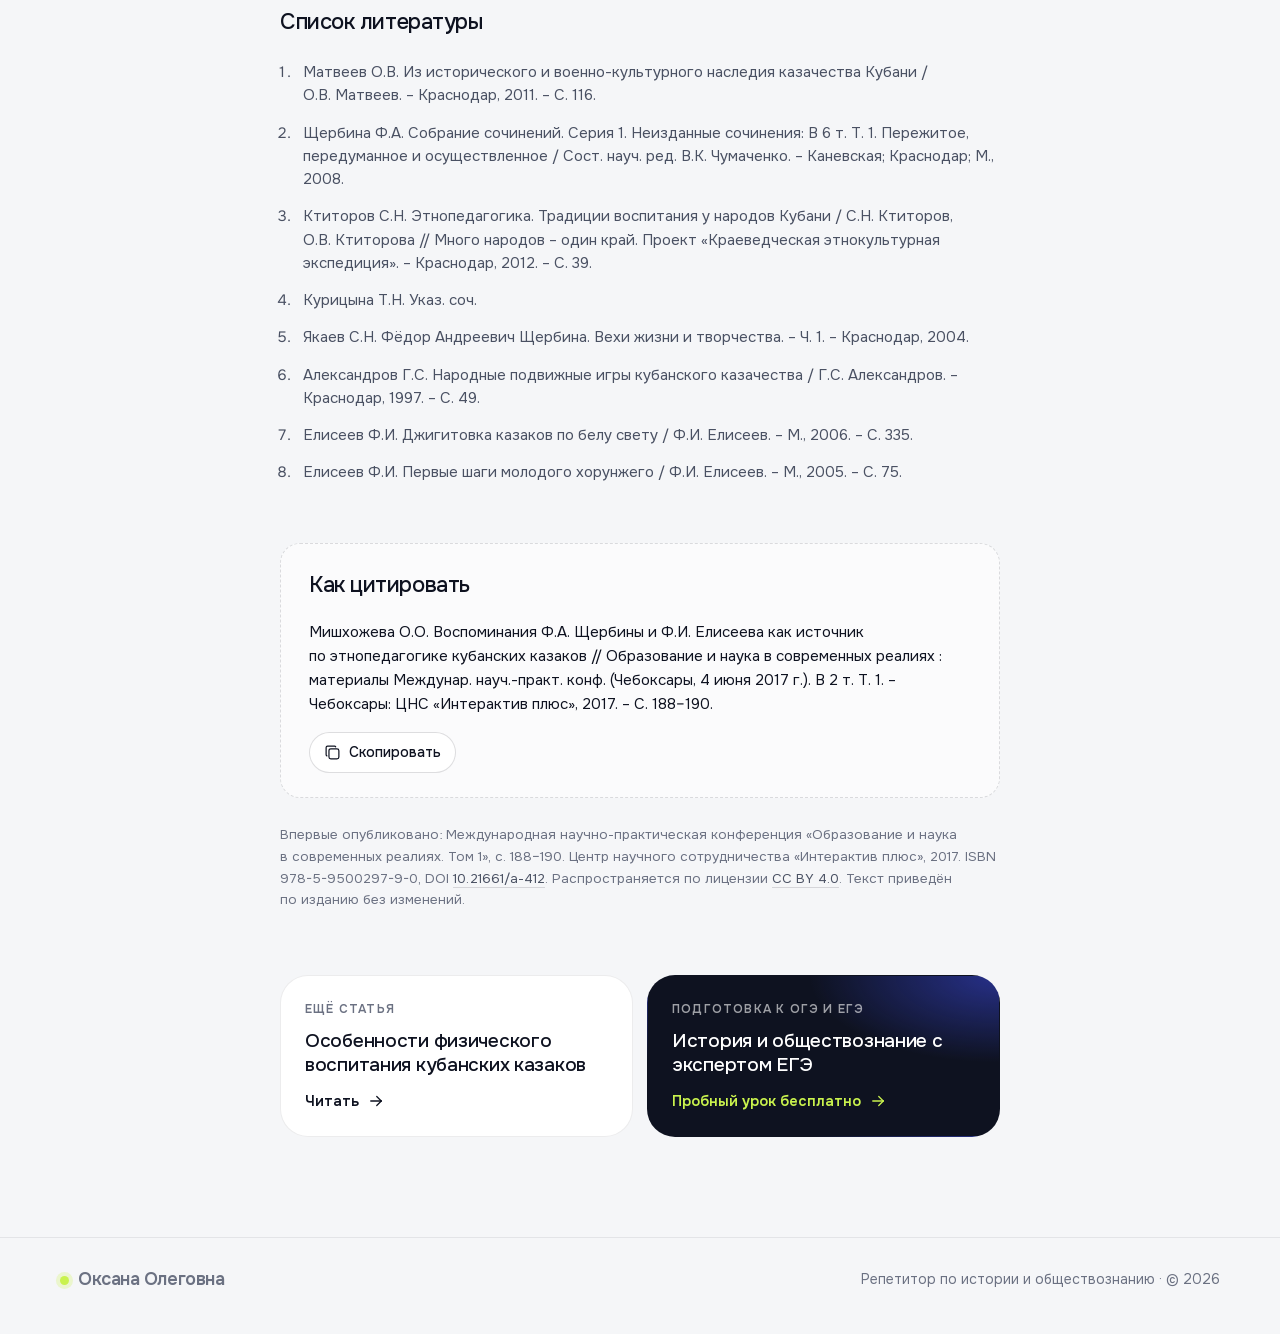
<file: articles/vospominaniya-shcherbiny-i-eliseeva.html>
<!doctype html>
<!-- Сгенерировано tools/articles.py — правки вносить там, а не здесь. -->
<html lang="ru">
<head>
<meta charset="utf-8">
<meta name="viewport" content="width=device-width, initial-scale=1, viewport-fit=cover">
<title>Воспоминания Ф.А. Щербины и Ф.И. Елисеева как источник по этнопедагогике кубанских казаков — научная статья | Оксана Олеговна</title>
<meta name="description" content="В данной статье рассмотрены особенности казачьих традиций воспитания и обучения. Исследованы воспоминания видных казачьих общественных деятелей, таких как Ф.А. Щербины и Ф.И. Елисеева. Отмечена джигитовки как один из главных элементов обучения у казаков.">
<meta name="theme-color" content="#F5F6F8">
<meta name="color-scheme" content="light">
<meta property="og:type" content="article">
<meta property="og:locale" content="ru_RU">
<meta property="og:title" content="Воспоминания Ф.А. Щербины и Ф.И. Елисеева как источник по этнопедагогике кубанских казаков">
<meta property="og:description" content="В данной статье рассмотрены особенности казачьих традиций воспитания и обучения. Исследованы воспоминания видных казачьих общественных деятелей, таких как Ф.А. Щербины и Ф.И. Елисеева. Отмечена джигитовки как один из главных элементов обучения у казаков.">
<link rel="icon" href="../favicon.svg" type="image/svg+xml">
<link rel="preload" href="../assets/fonts/onest-6980c39d.woff2" as="font" type="font/woff2" crossorigin>
<link rel="stylesheet" href="../assets/css/onest.css">
<link rel="stylesheet" href="../assets/css/base.css?v=11">
<link rel="stylesheet" href="../assets/css/article.css?v=1">
<script type="application/ld+json">
{
 "@context": "https://schema.org",
 "@type": "ScholarlyArticle",
 "headline": "Воспоминания Ф.А. Щербины и Ф.И. Елисеева как источник по этнопедагогике кубанских казаков",
 "inLanguage": "ru",
 "datePublished": "2017-06-05",
 "author": {
  "@type": "Person",
  "name": "Мишхожева Оксана Олеговна",
  "affiliation": {
   "@type": "CollegeOrUniversity",
   "name": "Армавирский государственный педагогический университет"
  }
 },
 "abstract": "в данной статье рассмотрены особенности казачьих традиций воспитания и обучения. Исследованы воспоминания видных казачьих общественных деятелей, таких как Ф.А. Щербины и Ф.И. Елисеева. Отмечена джигитовки как один из главных элементов обучения у казаков.",
 "keywords": "воспитание, обучение, казачьи традиции, нравственные качества",
 "pagination": "188-190",
 "isPartOf": {
  "@type": "Book",
  "name": "Образование и наука в современных реалиях. Том 1",
  "isbn": "978-5-9500297-9-0",
  "publisher": {
   "@type": "Organization",
   "name": "Центр научного сотрудничества «Интерактив плюс»"
  }
 },
 "license": "https://creativecommons.org/licenses/by/4.0/",
 "sameAs": [
  "https://interactive-plus.ru/ru/article/462045/discussion_platform",
  "https://elibrary.ru/item.asp?id=29653981"
 ]
}
</script>
</head>
<body>
<svg width="0" height="0" style="position:absolute" aria-hidden="true">
  <defs>
    <symbol id="i-arrow-l" viewBox="0 0 24 24"><path d="M5 12l14 0"/><path d="M5 12l6 6"/><path d="M5 12l6 -6"/></symbol>
    <symbol id="i-arrow-r" viewBox="0 0 24 24"><path d="M5 12l14 0"/><path d="M13 18l6 -6"/><path d="M13 6l6 6"/></symbol>
    <symbol id="i-down" viewBox="0 0 24 24"><path d="M4 17v2a2 2 0 0 0 2 2h12a2 2 0 0 0 2 -2v-2"/><path d="M7 11l5 5l5 -5"/><path d="M12 4l0 12"/></symbol>
    <symbol id="i-ext" viewBox="0 0 24 24"><path d="M12 6h-6a2 2 0 0 0 -2 2v10a2 2 0 0 0 2 2h10a2 2 0 0 0 2 -2v-6"/><path d="M11 13l9 -9"/><path d="M15 4h5v5"/></symbol>
    <symbol id="i-copy" viewBox="0 0 24 24"><path d="M7 9.667a2.667 2.667 0 0 1 2.667 -2.667h8.666a2.667 2.667 0 0 1 2.667 2.667v8.666a2.667 2.667 0 0 1 -2.667 2.667h-8.666a2.667 2.667 0 0 1 -2.667 -2.667z"/><path d="M4.012 16.737a2.005 2.005 0 0 1 -1.012 -1.737v-10c0 -1.1 .9 -2 2 -2h10c.75 0 1.158 .385 1.5 1"/></symbol>
  </defs>
</svg>

<!-- Полоса чтения: заполняется, пока читаешь статью -->
<div class="rp" aria-hidden="true"><u></u></div>

<div class="nav-wrap">
  <nav class="nav" aria-label="Разделы сайта">
    <a href="../" class="logo"><i></i>Оксана Олеговна</a>
    <div class="nav-menu">
      <a href="../#path">Мой путь</a>
      <a href="../#publications">Публикации</a>
      <a href="../#cases">Результаты</a>
      <a href="../#price">Цены</a>
    </div>
    <div class="nav-cta">
      <a href="../#trial" class="btn btn-ink"><span>Пробный урок</span></a>
    </div>
  </nav>
</div>

<main class="art">
  <div class="wrap art-wrap">
    <a class="art-back" href="../#publications"><svg class="ic"><use href="#i-arrow-l"/></svg>Все публикации</a>
    <p class="art-kicker">Научная статья · Педагогика · 5&nbsp;июня 2017</p>
    <h1 class="art-h">Воспоминания Ф.А.&nbsp;Щербины и&nbsp;Ф.И.&nbsp;Елисеева как&nbsp;источник по&nbsp;этнопедагогике кубанских казаков</h1>

    <div class="art-by">
      <span class="art-ava" aria-hidden="true">ОО</span>
      <span><b>Мишхожева Оксана Олеговна</b><span>на момент публикации — магистрант, Армавирский государственный педагогический университет</span></span>
    </div>

    <div class="art-act">
      <a class="btn btn-ink" href="../assets/articles/mishkhozheva-2017-shcherbina-eliseev.pdf" download><svg class="ic"><use href="#i-down"/></svg><span>Скачать PDF · 352&nbsp;КБ</span></a>
      <a class="btn btn-ghost" href="https://interactive-plus.ru/ru/article/462045/discussion_platform" target="_blank" rel="noopener"><span>Оригинал в издательстве</span><svg class="ic"><use href="#i-ext"/></svg></a>
      <a class="btn btn-ghost" href="https://elibrary.ru/item.asp?id=29653981" target="_blank" rel="noopener"><span>eLibrary</span><svg class="ic"><use href="#i-ext"/></svg></a>
    </div>

    <section class="art-abs" aria-label="Аннотация">
      <span class="art-lbl">Аннотация</span>
      <p>В&nbsp;данной статье рассмотрены особенности казачьих традиций воспитания и&nbsp;обучения. Исследованы воспоминания видных казачьих общественных деятелей, таких как&nbsp;Ф.А.&nbsp;Щербины и&nbsp;Ф.И.&nbsp;Елисеева. Отмечена джигитовки как&nbsp;один из&nbsp;главных элементов обучения у&nbsp;казаков.</p>
      <div class="art-kw"><span class="tag">воспитание</span><span class="tag">обучение</span><span class="tag">казачьи традиции</span><span class="tag">нравственные качества</span></div>
    </section>

    <article class="art-body">
      <p>В&nbsp;настоящее время наряду со&nbsp;всеми глобальными проблемами человечества, резко встал вопрос о&nbsp;том, что&nbsp;современное общество имеет такое негативное качество, как&nbsp;цинизм, это связано с&nbsp;тем, что&nbsp;человек нашего времени ориентирован на&nbsp;удовлетворение материальных, а&nbsp;не&nbsp;духовных ценностей.</p>
      <p>Помощником в&nbsp;этом вопросе и&nbsp;настоящим достоянием являются казачьи традиции воспитания и&nbsp;обучения. Источником последних являются, кроме всего прочего воспоминания видных казачьих общественных деятелей XIX&nbsp;– начала XX в. В&nbsp;настоящей публикации обращено внимание на&nbsp;такой значимый источник по&nbsp;этнографии детства, как&nbsp;воспоминания Федора Андреевича Щербины (1849–1936&nbsp;гг.) и&nbsp;Федора Ивановича Елисеева (1892–1987). Описывая свое детство в&nbsp;станице Новодеревянковской, Ф.А.&nbsp;Щербина и&nbsp;Ф.И.&nbsp;Елисеев станице Кавказской образно и&nbsp;ярко рисуют мир ребенка в&nbsp;казачьей культуре Кубани описывает события своего детства.</p>
      <p>По&nbsp;словам Ф.А.&nbsp;Щербины: «Нравственность личности начинается с&nbsp;нравственных законов, по&nbsp;которым живет общество», подтверждением этих слов является история станичного судьи Максима Щербы <a class="art-ref" href="#ref-1">[1; 6]</a>, рассказанная Ф.А.&nbsp;Щербиной. М. Щерба умело стоял за&nbsp;существующие казачьи порядки, мог подавлять беспорядочные действия не&nbsp;только воров и&nbsp;буянов, но&nbsp;и&nbsp;тщеславную станичную молодежь.</p>
      <p>В&nbsp;присутствии односельчан (принцип публичности является одним из&nbsp;ведущих в&nbsp;системе традиционного воспитания) <a class="art-ref" href="#ref-2">[2]</a> осуждает станичный судья собственного сына, стоящего в&nbsp;карауле, за&nbsp;несправедливое требование к&nbsp;простому казаку и&nbsp;превышение властных полномочий. Каждый равен перед законом, и&nbsp;авторитет будет лишь у&nbsp;той власти, которая «чем других, тем и&nbsp;себе мерит» <a class="art-ref" href="#ref-3">[3]</a>.</p>
      <p>Проанализировав воспоминания Ф.А.&nbsp;Щербины, можно заметить, что&nbsp;казаки очень уважительно относились к&nbsp;своим родителям. Воспоминания автора о&nbsp;своей малой родине, о&nbsp;матери и&nbsp;отце пропитаны лаской и&nbsp;любовью <a class="art-ref" href="#ref-4">[4]</a>. Он пишет, что&nbsp;его семья была в&nbsp;почете у&nbsp;казаков, так как&nbsp;мать великая труженица, воспитывала своих детей одна, потому что, когда Ф.А.&nbsp;Щербине было три года, отец умер, вдове пришлось все тяготы по&nbsp;воспитанию и&nbsp;работе взять на&nbsp;себя. О&nbsp;своем отце автор пишет, что&nbsp;он был бескорыстным человеком, казаки его любили за&nbsp;«беспримерную доброту и&nbsp;теплое отношение к&nbsp;их горю и&nbsp;нуждам» <a class="art-ref" href="#ref-5">[5]</a>.</p>
      <p>Необходимо отметить, что&nbsp;такие качества как: мягкость, выдержка и&nbsp;доброта позволили успешно решать вопросы семейной педагогики, где старший стоял за&nbsp;младшего, оберегал его, а&nbsp;младший почитал старшего, как&nbsp;отца <a class="art-ref" href="#ref-5">[5]</a>.</p>
      <p>Ф.И.&nbsp;Елисеев писал о&nbsp;том, что&nbsp;в&nbsp;линейной станице Кавказской, самым главным элементом обучения у&nbsp;казаков с&nbsp;ранних лет <a class="art-ref" href="#ref-7">[7]</a>, была джигитовка: «В&nbsp;те годы&nbsp;– пишет Ф.И.&nbsp;Елисеев&nbsp;– вся левобережная Кубань являлась землей независимых черкесских племен, с&nbsp;которыми Россия вела войну. На&nbsp;протяжении 70&nbsp;лет Кавказской войны казачьи станицы по&nbsp;правому берегу Кубани постепенно переняли от&nbsp;горцев некоторые элементы молодечества на&nbsp;коне, их вооружения и&nbsp;обмундирования. Быть наездником и&nbsp;джигитом в&nbsp;станице считалось верхом совершенства всякого молодецкого казака. Этот культ мы, казачата, воспринимали с&nbsp;младенчества, его внушали нам старшие. Это особенно ощущалось в&nbsp;нашей Кавказской станице, как&nbsp;центральной для&nbsp;Кавказского полка и&nbsp;всего Кавказского Отдела» <a class="art-ref" href="#ref-8">[8]</a>.</p>
      <p>Таким образом, на&nbsp;примере таких пророческих слов Федора Андреевича Щербины и&nbsp;Федора Ивановича Елисеева нужно учиться, и&nbsp;чаще обращаться к&nbsp;опыту таких известных деятелей, которые смогли возвратиться в&nbsp;то далекое детство, и&nbsp;показать нам все преимущества казачьего воспитания. Прогресс общества, по&nbsp;мнению Ф.А.&nbsp;Щербины, во&nbsp;многом зависит от&nbsp;воспитания у&nbsp;личности нравственных качеств: трудолюбия, любви к&nbsp;Отечеству, веры, духовности, ответственности за&nbsp;будущее и&nbsp;настоящее, чему способствует казачья педагогика, построенная на&nbsp;национальных нравственных традициях.</p>
    </article>

    <section class="art-refs">
      <h2>Список литературы</h2>
      <ol>
        <li id="ref-1">Матвеев О.В.&nbsp;Из&nbsp;исторического и&nbsp;военно-культурного наследия казачества Кубани / О.В.&nbsp;Матвеев.&nbsp;– Краснодар, 2011.&nbsp;– С. 116.</li>
        <li id="ref-2">Щербина Ф.А.&nbsp;Собрание сочинений. Серия 1. Неизданные сочинения: В&nbsp;6&nbsp;т. Т. 1. Пережитое, передуманное и&nbsp;осуществленное / Сост. науч. ред. В.К.&nbsp;Чумаченко.&nbsp;– Каневская; Краснодар; М., 2008.</li>
        <li id="ref-3">Ктиторов С.Н.&nbsp;Этнопедагогика. Традиции воспитания у&nbsp;народов Кубани / С.Н.&nbsp;Ктиторов, О.В.&nbsp;Ктиторова // Много народов&nbsp;– один край. Проект «Краеведческая этнокультурная экспедиция».&nbsp;– Краснодар, 2012.&nbsp;– С. 39.</li>
        <li id="ref-4">Курицына Т.Н.&nbsp;Указ. соч.</li>
        <li id="ref-5">Якаев С.Н.&nbsp;Фёдор Андреевич Щербина. Вехи жизни и&nbsp;творчества.&nbsp;– Ч. 1.&nbsp;– Краснодар, 2004.</li>
        <li id="ref-6">Александров Г.С.&nbsp;Народные подвижные игры кубанского казачества / Г.С.&nbsp;Александров.&nbsp;– Краснодар, 1997.&nbsp;– С. 49.</li>
        <li id="ref-7">Елисеев Ф.И.&nbsp;Джигитовка казаков по&nbsp;белу свету / Ф.И.&nbsp;Елисеев.&nbsp;– М., 2006.&nbsp;– С. 335.</li>
        <li id="ref-8">Елисеев Ф.И.&nbsp;Первые шаги молодого хорунжего / Ф.И.&nbsp;Елисеев.&nbsp;– М., 2005.&nbsp;– С. 75.</li>
      </ol>
    </section>

    <section class="art-cite">
      <h2>Как цитировать</h2>
      <p class="art-cite-t">Мишхожева О.О.&nbsp;Воспоминания Ф.А.&nbsp;Щербины и&nbsp;Ф.И.&nbsp;Елисеева как&nbsp;источник по&nbsp;этнопедагогике кубанских казаков // Образование и&nbsp;наука в&nbsp;современных реалиях : материалы Междунар. науч.-практ. конф. (Чебоксары, 4&nbsp;июня 2017&nbsp;г.). В&nbsp;2&nbsp;т. Т. 1.&nbsp;– Чебоксары: ЦНС «Интерактив плюс», 2017.&nbsp;– С. 188–190.</p>
      <button type="button" class="art-copy"><svg class="ic"><use href="#i-copy"/></svg><span>Скопировать</span></button>
    </section>

    <p class="art-lic">
      Впервые опубликовано: Международная научно-практическая конференция «Образование и&nbsp;наука в&nbsp;современных реалиях. Том 1», с.&nbsp;188–190.
      Центр научного сотрудничества «Интерактив плюс», 2017. ISBN 978-5-9500297-9-0, DOI&nbsp;<a href="https://doi.org/10.21661/a-412" target="_blank" rel="noopener">10.21661/a-412</a>.
      Распространяется по&nbsp;лицензии <a href="https://creativecommons.org/licenses/by/4.0/deed.ru" target="_blank" rel="noopener">CC&nbsp;BY&nbsp;4.0</a>.
      Текст приведён по&nbsp;изданию без&nbsp;изменений.
    </p>

    <div class="art-next">
      <a class="art-card" href="fizicheskoe-vospitanie-kubanskih-kazakov.html">
        <span class="art-lbl">Ещё статья</span>
        <b>Особенности физического воспитания кубанских казаков</b>
        <span class="art-go">Читать<svg class="ic"><use href="#i-arrow-r"/></svg></span>
      </a>
      <a class="art-card art-card-ink" href="../#trial">
        <span class="art-lbl">Подготовка к ОГЭ и ЕГЭ</span>
        <b>История и обществознание с экспертом ЕГЭ</b>
        <span class="art-go">Пробный урок бесплатно<svg class="ic"><use href="#i-arrow-r"/></svg></span>
      </a>
    </div>
  </div>
</main>

<footer class="art-foot">
  <div class="wrap">
    <a href="../" class="logo"><i></i>Оксана Олеговна</a>
    <span>Репетитор по&nbsp;истории и&nbsp;обществознанию · © 2026</span>
  </div>
</footer>

<script>
(function () {
  var bar = document.querySelector(".rp u"), body = document.querySelector(".art-body");
  function paint() {
    var r = body.getBoundingClientRect(), h = innerHeight || 800;
    var p = Math.min(1, Math.max(0, (h * .5 - r.top) / r.height));
    bar.style.transform = "scaleX(" + p.toFixed(4) + ")";
  }
  addEventListener("scroll", paint, { passive: true });
  addEventListener("resize", paint);
  paint();
  var btn = document.querySelector(".art-copy"), txt = document.querySelector(".art-cite-t");
  btn.addEventListener("click", function () {
    var s = txt.textContent.replace(/\u00a0/g, " ");
    var done = function () { btn.classList.add("ok"); btn.lastChild.textContent = "Скопировано"; setTimeout(function () { btn.classList.remove("ok"); btn.lastChild.textContent = "Скопировать"; }, 2200); };
    if (navigator.clipboard) navigator.clipboard.writeText(s).then(done, function () {});
  });
})();
</script>
</body>
</html>
</file>
<file: assets/css/onest.css>
/* Onest, локальная копия. Не заменять на внешний адрес:
   Google Fonts из России отвечает не всегда, а без шрифта
   страница показывает пустоту. */

@font-face {
  font-family: 'Onest';
  font-style: normal;
  font-weight: 400;
  font-display: swap;
  src: url(../fonts/onest-2e68813a.woff2) format('woff2');
  unicode-range: U+0460-052F, U+1C80-1C8A, U+20B4, U+2DE0-2DFF, U+A640-A69F, U+FE2E-FE2F;
}

@font-face {
  font-family: 'Onest';
  font-style: normal;
  font-weight: 400;
  font-display: swap;
  src: url(../fonts/onest-6980c39d.woff2) format('woff2');
  unicode-range: U+0301, U+0400-045F, U+0490-0491, U+04B0-04B1, U+2116;
}

@font-face {
  font-family: 'Onest';
  font-style: normal;
  font-weight: 400;
  font-display: swap;
  src: url(../fonts/onest-5bff7706.woff2) format('woff2');
  unicode-range: U+0100-02BA, U+02BD-02C5, U+02C7-02CC, U+02CE-02D7, U+02DD-02FF, U+0304, U+0308, U+0329, U+1D00-1DBF, U+1E00-1E9F, U+1EF2-1EFF, U+2020, U+20A0-20AB, U+20AD-20C0, U+2113, U+2C60-2C7F, U+A720-A7FF;
}

@font-face {
  font-family: 'Onest';
  font-style: normal;
  font-weight: 400;
  font-display: swap;
  src: url(../fonts/onest-bf8447cd.woff2) format('woff2');
  unicode-range: U+0000-00FF, U+0131, U+0152-0153, U+02BB-02BC, U+02C6, U+02DA, U+02DC, U+0304, U+0308, U+0329, U+2000-206F, U+20AC, U+2122, U+2191, U+2193, U+2212, U+2215, U+FEFF, U+FFFD;
}

@font-face {
  font-family: 'Onest';
  font-style: normal;
  font-weight: 500;
  font-display: swap;
  src: url(../fonts/onest-2e68813a.woff2) format('woff2');
  unicode-range: U+0460-052F, U+1C80-1C8A, U+20B4, U+2DE0-2DFF, U+A640-A69F, U+FE2E-FE2F;
}

@font-face {
  font-family: 'Onest';
  font-style: normal;
  font-weight: 500;
  font-display: swap;
  src: url(../fonts/onest-6980c39d.woff2) format('woff2');
  unicode-range: U+0301, U+0400-045F, U+0490-0491, U+04B0-04B1, U+2116;
}

@font-face {
  font-family: 'Onest';
  font-style: normal;
  font-weight: 500;
  font-display: swap;
  src: url(../fonts/onest-5bff7706.woff2) format('woff2');
  unicode-range: U+0100-02BA, U+02BD-02C5, U+02C7-02CC, U+02CE-02D7, U+02DD-02FF, U+0304, U+0308, U+0329, U+1D00-1DBF, U+1E00-1E9F, U+1EF2-1EFF, U+2020, U+20A0-20AB, U+20AD-20C0, U+2113, U+2C60-2C7F, U+A720-A7FF;
}

@font-face {
  font-family: 'Onest';
  font-style: normal;
  font-weight: 500;
  font-display: swap;
  src: url(../fonts/onest-bf8447cd.woff2) format('woff2');
  unicode-range: U+0000-00FF, U+0131, U+0152-0153, U+02BB-02BC, U+02C6, U+02DA, U+02DC, U+0304, U+0308, U+0329, U+2000-206F, U+20AC, U+2122, U+2191, U+2193, U+2212, U+2215, U+FEFF, U+FFFD;
}

@font-face {
  font-family: 'Onest';
  font-style: normal;
  font-weight: 600;
  font-display: swap;
  src: url(../fonts/onest-2e68813a.woff2) format('woff2');
  unicode-range: U+0460-052F, U+1C80-1C8A, U+20B4, U+2DE0-2DFF, U+A640-A69F, U+FE2E-FE2F;
}

@font-face {
  font-family: 'Onest';
  font-style: normal;
  font-weight: 600;
  font-display: swap;
  src: url(../fonts/onest-6980c39d.woff2) format('woff2');
  unicode-range: U+0301, U+0400-045F, U+0490-0491, U+04B0-04B1, U+2116;
}

@font-face {
  font-family: 'Onest';
  font-style: normal;
  font-weight: 600;
  font-display: swap;
  src: url(../fonts/onest-5bff7706.woff2) format('woff2');
  unicode-range: U+0100-02BA, U+02BD-02C5, U+02C7-02CC, U+02CE-02D7, U+02DD-02FF, U+0304, U+0308, U+0329, U+1D00-1DBF, U+1E00-1E9F, U+1EF2-1EFF, U+2020, U+20A0-20AB, U+20AD-20C0, U+2113, U+2C60-2C7F, U+A720-A7FF;
}

@font-face {
  font-family: 'Onest';
  font-style: normal;
  font-weight: 600;
  font-display: swap;
  src: url(../fonts/onest-bf8447cd.woff2) format('woff2');
  unicode-range: U+0000-00FF, U+0131, U+0152-0153, U+02BB-02BC, U+02C6, U+02DA, U+02DC, U+0304, U+0308, U+0329, U+2000-206F, U+20AC, U+2122, U+2191, U+2193, U+2212, U+2215, U+FEFF, U+FFFD;
}

@font-face {
  font-family: 'Onest';
  font-style: normal;
  font-weight: 700;
  font-display: swap;
  src: url(../fonts/onest-2e68813a.woff2) format('woff2');
  unicode-range: U+0460-052F, U+1C80-1C8A, U+20B4, U+2DE0-2DFF, U+A640-A69F, U+FE2E-FE2F;
}

@font-face {
  font-family: 'Onest';
  font-style: normal;
  font-weight: 700;
  font-display: swap;
  src: url(../fonts/onest-6980c39d.woff2) format('woff2');
  unicode-range: U+0301, U+0400-045F, U+0490-0491, U+04B0-04B1, U+2116;
}

@font-face {
  font-family: 'Onest';
  font-style: normal;
  font-weight: 700;
  font-display: swap;
  src: url(../fonts/onest-5bff7706.woff2) format('woff2');
  unicode-range: U+0100-02BA, U+02BD-02C5, U+02C7-02CC, U+02CE-02D7, U+02DD-02FF, U+0304, U+0308, U+0329, U+1D00-1DBF, U+1E00-1E9F, U+1EF2-1EFF, U+2020, U+20A0-20AB, U+20AD-20C0, U+2113, U+2C60-2C7F, U+A720-A7FF;
}

@font-face {
  font-family: 'Onest';
  font-style: normal;
  font-weight: 700;
  font-display: swap;
  src: url(../fonts/onest-bf8447cd.woff2) format('woff2');
  unicode-range: U+0000-00FF, U+0131, U+0152-0153, U+02BB-02BC, U+02C6, U+02DA, U+02DC, U+0304, U+0308, U+0329, U+2000-206F, U+20AC, U+2122, U+2191, U+2193, U+2212, U+2215, U+FEFF, U+FFFD;
}
</file>
<file: v2.css>
/* ==========================================================
   Оксана Олеговна — версия 2
   Без библиотек. Шрифты: Onest (../assets), Unbounded (fonts/)
   ========================================================== */

@font-face{font-family:"Unbounded";src:url(fonts/unbounded-cyr.woff2) format("woff2");font-weight:200 900;font-display:swap;unicode-range:U+0301,U+0400-045F,U+0490-0491,U+04B0-04B1,U+2116}
@font-face{font-family:"Unbounded";src:url(fonts/unbounded-lat.woff2) format("woff2");font-weight:200 900;font-display:swap;unicode-range:U+0000-00FF,U+0131,U+0152-0153,U+02BB-02BC,U+02C6,U+02DA,U+02DC,U+2000-206F,U+20AC,U+2122,U+2191,U+2193,U+2212,U+2215,U+FEFF,U+FFFD}

:root{
  --bg:#EDEFF3; --paper:#fff;
  --ink:#0F1115; --ink-2:#4A4F5C; --ink-3:#8A90A0; --line:rgba(15,17,21,.12);
  --blue:#2F6BFF; --sky:#CFE2F7; --lime:#CDF36A; --lime-2:#9BD82A;
  --lav:#C9B6FF; --violet:#7C5CFF; --coral:#FF5A36; --pink:#FF6FA6; --teal:#16B3C7; --gold:#F5B52A;
  --dark:#0B0C10;
  --disp:"Unbounded","Onest",system-ui,sans-serif;
  --text:"Onest",system-ui,-apple-system,"Segoe UI",sans-serif;
  --ease:cubic-bezier(.2,.9,.2,1);
  --spring:cubic-bezier(.34,1.56,.64,1);
  --r-xl:40px;
  --gut:clamp(16px,3vw,40px);
}

*,*::before,*::after{box-sizing:border-box;margin:0;padding:0}
html{-webkit-text-size-adjust:100%;scroll-behavior:smooth;scroll-padding-top:90px}
html.lock{overflow:hidden}
body{font-family:var(--text);background:var(--bg);color:var(--ink);font-size:17px;line-height:1.55;overflow-x:clip;-webkit-font-smoothing:antialiased;text-rendering:optimizeLegibility}
img,svg{display:block;max-width:100%}
a{color:inherit}
button{font:inherit;color:inherit}
[hidden]{display:none!important}
::selection{background:var(--lime);color:var(--ink)}
.sprite{position:absolute;width:0;height:0;overflow:hidden}

.wrap{max-width:1360px;margin:0 auto;padding:0 var(--gut)}
.sec{padding:clamp(72px,9vw,140px) 0;position:relative}
.panel{position:relative;margin:0 12px;border-radius:var(--r-xl);overflow:hidden;padding:clamp(34px,5.4vw,84px) clamp(18px,5vw,80px)}
.panel-blue{background:var(--blue);color:#fff}
.panel-dark{background:var(--dark);color:#fff}
.panel-sky{background:linear-gradient(180deg,#DCEAFA,#EEF3FA 70%)}

/* ---------- типографика ---------- */
.h1{font-weight:500;font-size:clamp(40px,4.7vw,86px);line-height:1;letter-spacing:-.045em;margin-top:auto}
.h1-k{display:block;font-size:14px;font-weight:500;letter-spacing:0;color:var(--ink-2);margin-bottom:24px;line-height:1.4}
.pl{display:block;white-space:nowrap}
.h2{font-family:var(--disp);font-weight:700;font-size:clamp(30px,4.1vw,62px);line-height:1.06;letter-spacing:-.025em}
.h2-w{color:#fff}
.ctr{text-align:center}
.lead{font-size:clamp(18px,1.45vw,21px);line-height:1.5}
.eyebrow{display:inline-flex;align-items:center;gap:10px;font-size:13px;font-weight:600;letter-spacing:.08em;text-transform:uppercase;color:var(--ink-2);margin-bottom:20px}
.eyebrow i{font-style:normal;font-family:var(--disp);font-size:11px;letter-spacing:0;width:30px;height:30px;border-radius:50%;background:var(--lime);color:var(--ink);display:grid;place-items:center}
.eyebrow-d{color:rgba(255,255,255,.7)}
.grad,.grad .wi,.h2 em,.h2 em .wi{font-style:normal;background-image:linear-gradient(90deg,#9E83FF,#FF6FA6 55%,#FF5A36);-webkit-background-clip:text;background-clip:text;color:transparent}
.h2-w em,.h2-w em .wi{background-image:linear-gradient(90deg,#CDF36A,#7FE0F0 60%,#C9B6FF)}

/* таблетки вокруг слов */
.pw{position:relative;display:inline-block;padding:.02em .3em .09em;border-radius:999px;margin:.03em .02em;line-height:1.08;isolation:isolate;white-space:nowrap}
.no-js .pw{box-shadow:inset 0 0 0 2px currentColor}
.pw-o{position:absolute;inset:0;width:100%;height:100%;overflow:visible;pointer-events:none}
.pw-o rect{fill:none;stroke:currentColor;stroke-width:1.6;stroke-dasharray:var(--len,2000);stroke-dashoffset:var(--len,2000);transition:stroke-dashoffset 1.4s cubic-bezier(.65,0,.35,1) var(--pd,.2s)}
.pw.drawn .pw-o rect{stroke-dashoffset:0}
.h1 .pw-o rect{stroke-width:2.3}
.pw-fill{color:var(--blue)}
.pw-fill::before{content:"";position:absolute;inset:0;border-radius:inherit;background:#DCE8FF;z-index:-1;transform:scaleX(0);transform-origin:left;transition:transform 1.1s cubic-bezier(.65,0,.35,1) calc(var(--pd,.2s) + .2s)}
.pw-fill.drawn::before,.no-js .pw-fill::before{transform:none}
.pw-fill .pw-o rect{stroke:rgba(47,107,255,.35)}
.panel-blue .pw-fill,.h2-w .pw-fill{color:#fff}
.panel-blue .pw-fill::before{background:rgba(255,255,255,.18)}
.pw-lime{color:var(--ink)}
.pw-lime::before{content:"";position:absolute;inset:0;border-radius:inherit;background:var(--lime);z-index:-1;transform:scaleX(0);transform-origin:left;transition:transform 1.1s cubic-bezier(.65,0,.35,1) .35s}
.pw-lime.drawn::before{transform:none}
.pw-lime .pw-o rect{stroke:var(--lime)}
.h1 .pw+.pw{margin-left:-.1em}

/* ---------- кнопки и чипсы ---------- */
.btn{display:inline-flex;align-items:center;justify-content:center;gap:10px;height:54px;padding:0 26px;border-radius:999px;font-weight:600;font-size:15px;text-decoration:none;border:0;cursor:pointer;white-space:nowrap;transition:background .35s,color .35s,border-color .35s,box-shadow .35s}
.btn-o{border:1.5px solid var(--ink);background:transparent;color:var(--ink)}
.btn-o:hover{background:var(--ink);color:#fff}
.btn-ink{background:var(--ink);color:#fff}
.btn-ink:hover{background:#262A33}
.btn-ink img{border-radius:50%;background:#fff}
.btn-lime{background:var(--lime);color:var(--ink)}
.btn-blue-l{background:var(--blue);color:#fff;height:56px}
.btn-blue-l:hover{background:#1F55E6}
.bdot{display:inline-block;width:8px;height:8px;border-radius:50%;background:var(--lime);flex:none}
.bdot-b{background:var(--blue)}
.btn-o:hover .bdot-b{background:var(--lime)}
.btn-t{display:inline-flex;align-items:center;gap:8px;font-weight:600;font-size:15px;text-decoration:none;background:linear-gradient(currentColor,currentColor) 0 100%/0 1.5px no-repeat;padding-bottom:3px;transition:background-size .45s var(--ease)}
.btn-t:hover{background-size:100% 1.5px}
.btn-t svg{transition:transform .45s var(--ease)}
.btn-t:hover svg{transform:translateX(4px)}
.btn-t-w{color:#fff}
.btn-blue{display:inline-flex;align-items:center;gap:8px;height:40px;padding:0 18px;border-radius:999px;background:var(--blue);color:#fff;font-weight:600;font-size:14px;border:0;cursor:pointer;text-decoration:none;transition:background .3s,transform .3s}
.btn-blue:hover{background:#1F55E6}
.btn-lime.btn-wide,.btn-blue.btn-wide{height:52px;justify-content:center;font-size:15px}
.btn-lime{display:inline-flex;align-items:center;gap:8px;border-radius:999px;font-weight:600;text-decoration:none}
.btn-wide{width:calc(100% - 28px);margin:auto 14px 0}
.chip{display:inline-flex;align-items:center;gap:8px;height:32px;padding:0 14px;border-radius:999px;font-size:13px;font-weight:500;white-space:nowrap;border:1px solid var(--line);background:#fff}
.chip-d{background:transparent;border-color:rgba(255,255,255,.35);color:#fff}
.chip-ink{background:var(--ink);border-color:var(--ink);color:#fff;font-size:12px;height:28px}
.chip-w{background:#fff}
.mag{transition:translate .6s var(--ease)}

/* ---------- первый экран ---------- */
.hero{position:relative;padding:12px}
.hero-grid{display:grid;grid-template-columns:minmax(0,.92fr) minmax(0,1.08fr);gap:12px;height:calc(100svh - 24px);min-height:660px;max-height:960px}
.hero-l{position:relative;border-radius:36px;overflow:hidden;padding:22px;background:
  radial-gradient(60% 40% at 18% 78%,rgba(255,255,255,.75),transparent 70%),
  radial-gradient(50% 30% at 80% 20%,rgba(255,255,255,.55),transparent 70%),
  radial-gradient(40% 26% at 60% 60%,rgba(255,255,255,.4),transparent 70%),
  linear-gradient(165deg,#DCEBFB 0%,#BBD6F4 55%,#A3C6EE 100%)}
.hl-top{position:relative;z-index:3;display:flex;justify-content:space-between;align-items:center}
.seg{position:relative;display:flex;padding:4px;border-radius:999px;background:rgba(255,255,255,.45);backdrop-filter:blur(8px);-webkit-backdrop-filter:blur(8px);border:1px solid rgba(255,255,255,.7)}
.seg-ind{position:absolute;top:4px;bottom:4px;left:4px;width:calc(50% - 4px);border-radius:999px;background:#fff;box-shadow:0 4px 14px -6px rgba(30,60,120,.4);transition:transform .5s var(--spring)}
.seg[data-on="oge"] .seg-ind{transform:translateX(0)}
.seg:not([data-on="oge"]) .seg-ind{transform:translateX(100%)}
.seg-b{position:relative;z-index:1;border:0;background:none;padding:7px 18px;font-size:13px;font-weight:600;cursor:pointer;color:var(--ink-2);transition:color .3s}
.seg-b.is-on{color:var(--ink)}
.hl-icons{display:flex;gap:6px}
.ico{width:34px;height:34px;border-radius:50%;background:rgba(255,255,255,.85);display:grid;place-items:center;box-shadow:0 0 0 4px rgba(255,255,255,.35);color:#2AABEE}
.ico img{border-radius:50%}

.chat{position:absolute;z-index:3;left:22px;top:86px;width:min(340px,76%);display:flex;flex-direction:column;align-items:flex-start;gap:14px}
.msg{position:relative;background:#fff;border-radius:18px 18px 18px 6px;padding:10px 14px 20px;font-size:13.5px;line-height:1.38;max-width:300px;box-shadow:0 14px 34px -16px rgba(30,60,120,.45);opacity:0;transform:translateY(16px) scale(.94);transform-origin:0 100%;transition:opacity .6s var(--ease),transform .7s var(--spring)}
.msg.in{opacity:1;transform:none}
.msg time{position:absolute;right:12px;bottom:4px;font-size:10px;color:var(--ink-3)}
.react{position:absolute;left:12px;bottom:-12px;background:#fff;border-radius:999px;padding:1px 7px;font-size:12px;box-shadow:0 4px 10px -4px rgba(0,0,0,.25)}
.react-r{left:auto;right:12px}
.msg-out{align-self:flex-end;background:var(--blue);color:#fff;border-radius:18px 18px 6px 18px;transform-origin:100% 100%}
.msg-out time{color:rgba(255,255,255,.7)}
.msg-voice{display:flex;align-items:center;gap:10px;padding:7px 8px 7px 7px;border-radius:999px;margin-left:56px}
.vplay{width:32px;height:32px;border-radius:50%;background:var(--blue);color:#fff;display:grid;place-items:center;flex:none}
.vplay svg{margin-left:2px}
.wave{display:flex;align-items:center;gap:2px;height:26px}
.wave i{width:3px;border-radius:2px;background:#9CB9F5;height:calc(var(--h,40)*1%)}
.wave i:nth-child(-n+9){background:var(--blue)}
.msg-voice.in .wave i{animation:wave 1.1s ease-in-out infinite alternate;animation-delay:calc(var(--k,0)*-.09s)}
@keyframes wave{to{transform:scaleY(.35)}}
.vava{width:32px;height:32px;border-radius:50%;background:#E7DDFF;display:grid;place-items:center;overflow:hidden;flex:none}
.vava svg{width:28px;height:28px;margin-top:6px}
.msg-card{display:flex;align-items:center;gap:12px;padding:10px 16px 10px 10px;border-radius:18px;margin-left:18px}
.mc-art{width:54px;height:54px;border-radius:14px;background:#FFE7DE;display:grid;place-items:center;flex:none}
.mc-art svg{width:42px;height:42px}
.mc-t b{display:block;font-size:14.5px}
.mc-t small{font-size:12px;color:var(--ink-3)}
.typing{display:flex;gap:4px;padding:11px 14px;border-radius:999px;background:rgba(255,255,255,.85);opacity:0;transition:opacity .4s}
.typing.in{opacity:1}
.typing i{width:6px;height:6px;border-radius:50%;background:var(--ink-3);animation:dots 1.2s infinite}
.typing i:nth-child(2){animation-delay:.15s}.typing i:nth-child(3){animation-delay:.3s}
@keyframes dots{0%,60%,100%{transform:none;opacity:.4}30%{transform:translateY(-4px);opacity:1}}

.hero-art{position:absolute;right:26px;bottom:26px;width:min(54%,400px,46vh);z-index:2;pointer-events:none}
.ha-laurel{position:absolute;left:2%;top:-14%;width:30%;rotate:-22deg;animation:sway 6s ease-in-out infinite;transform-origin:70% 100%}
.ha-photo{position:relative;z-index:1;width:82%;margin:0 0 0 auto;border-radius:30px;overflow:hidden;border:6px solid #fff;rotate:4deg;background:#E6EEF8;box-shadow:0 40px 70px -30px rgba(20,40,90,.55);animation:bob 7s ease-in-out infinite}
.ha-photo img{display:block;width:100%;height:auto;aspect-ratio:4/5;object-fit:cover}
.ha-photo figcaption{position:absolute;left:10px;right:10px;bottom:10px;background:rgba(255,255,255,.9);backdrop-filter:blur(8px);-webkit-backdrop-filter:blur(8px);border-radius:16px;padding:8px 12px;line-height:1.25}
.ha-photo b{display:block;font-size:13.5px}
.ha-photo small{font-size:11.5px;color:var(--ink-3)}
.ha-phone{position:absolute;z-index:2;left:-2%;bottom:16%;width:33%;aspect-ratio:9/17;background:#14161D;border-radius:22px;padding:5px;rotate:-9deg;box-shadow:0 30px 60px -20px rgba(20,30,60,.55);animation:bob 6s ease-in-out -2s infinite}
.ha-phone::after{content:"";position:absolute;top:9px;left:50%;width:28%;height:6px;margin-left:-14%;border-radius:4px;background:#14161D}
.ha-screen{height:100%;border-radius:17px;overflow:hidden;position:relative;background:linear-gradient(170deg,#F2FFD0,#CDF36A 45%,#A8D4FF);display:flex;flex-direction:column;align-items:center;justify-content:center;gap:4px;text-align:center;padding:10px}
.ha-k,.ha-s{font-size:10px;font-weight:600;line-height:1.2;color:#2B3A12}
.ha-n{font-family:var(--disp);font-weight:800;font-size:clamp(26px,2.7vw,44px);line-height:1;letter-spacing:-.04em}
.ha-bar{width:72%;height:6px;border-radius:3px;background:rgba(0,0,0,.12);overflow:hidden;margin-top:4px}
.ha-bar i{display:block;height:100%;width:var(--w,85%);background:var(--ink);border-radius:3px;transition:width 1s var(--ease)}
.spk{position:absolute;width:22px;height:22px;color:#fff;animation:twinkle 2.6s ease-in-out infinite}
.spk-1{left:-8%;top:40%}.spk-2{right:2%;top:12%;width:16px;height:16px;color:var(--lime);animation-delay:-.9s}.spk-3{left:46%;top:6%;width:14px;height:14px;animation-delay:-1.7s}
@keyframes twinkle{0%,100%{scale:.4;opacity:.3;rotate:0deg}50%{scale:1;opacity:1;rotate:45deg}}
@keyframes bob{0%,100%{translate:0 0}50%{translate:0 -10px}}
@keyframes sway{0%,100%{rotate:-22deg}50%{rotate:-14deg}}
@keyframes spin{to{rotate:360deg}}

.scroll-cue{position:absolute;z-index:4;left:22px;bottom:22px;width:42px;height:42px;border-radius:50%;background:#fff;display:grid;place-items:center;box-shadow:0 8px 20px -8px rgba(30,60,120,.4)}
.scroll-cue i{width:14px;height:20px;border:1.8px solid var(--ink);border-radius:8px;position:relative}
.scroll-cue i::after{content:"";position:absolute;left:50%;top:3px;width:2px;height:4px;margin-left:-1px;border-radius:1px;background:var(--ink);animation:wheel 1.6s ease-in-out infinite}
@keyframes wheel{0%{transform:none;opacity:1}70%{transform:translateY(6px);opacity:0}100%{opacity:0}}

.hero-r{background:#fff;border-radius:36px;padding:26px clamp(24px,3.6vw,60px) 28px;display:flex;flex-direction:column;min-width:0}
.hr-top{display:flex;justify-content:space-between;align-items:center}
.brand{display:inline-flex;align-items:center;gap:10px;font-weight:700;font-size:14px;letter-spacing:.06em;text-transform:uppercase;text-decoration:none}
.hr-menu{display:flex;align-items:center;gap:6px;padding:3px;border-radius:999px;border:1.5px solid var(--ink);background:none;cursor:pointer}
.hr-dots{display:grid;grid-template-columns:repeat(2,5px);gap:3px;padding:0 10px}
.hr-dots i{width:5px;height:5px;border-radius:50%;background:var(--ink)}
.hr-dots i:nth-child(3){grid-column:1/-1;justify-self:center}
.hr-mt{height:30px;display:grid;place-items:center;padding:0 18px;border-radius:999px;background:var(--ink);color:#fff;font-size:13px;font-weight:600}
.hr-menu:hover .hr-dots{animation:spin 1s var(--ease)}
.h1 .pw{opacity:0;translate:0 .35em;transition:opacity .8s var(--ease) var(--kd,0s),translate 1s var(--ease) var(--kd,0s)}
.h1.in .pw,.no-js .h1 .pw{opacity:1;translate:0 0}
.pw-go{display:inline-grid;place-items:center;width:.86em;height:.86em;border-radius:50%;vertical-align:middle;margin:-.1em 0 0 .08em;color:#fff;background:linear-gradient(135deg,#9CC0FF,var(--blue));box-shadow:0 0 0 .07em #DCE8FF;scale:0;transition:scale .8s var(--spring) .9s,rotate .5s var(--ease),translate .6s var(--ease)}
.pw-go svg{width:42%;height:42%}
.h1.in .pw-go,.no-js .pw-go{scale:1}
.pw-go:hover{rotate:-45deg}
.hr-list{list-style:none;margin-top:30px;display:flex;flex-direction:column;gap:9px}
.hr-list li{display:flex;align-items:center;gap:10px;font-size:15px;font-weight:500}
.hr-list li b{font-weight:600;width:15px;text-align:center}
.hr-list li .bdot{background:var(--ink);width:9px;height:9px;margin:0 3px}
.hr-cta{display:flex;align-items:center;flex-wrap:wrap;gap:14px 26px;margin-top:28px}
.hr-foot{margin-top:auto;padding-top:26px;display:flex;align-items:center;gap:14px}
.ava-stack{display:flex;align-items:center}
.ava-stack i,.ava-stack b{width:42px;height:42px;border-radius:50%;border:2.5px solid #fff;background:var(--c);display:grid;place-items:center;overflow:hidden;margin-left:-10px}
.ava-stack i:first-child{margin-left:0}
.ava-stack i svg{width:34px;height:34px;margin-top:10px}
.ava-stack b{background:var(--ink);color:#fff;font-size:12px}
.hr-ft{font-size:13.5px;font-weight:500;color:var(--ink-2)}

/* курсоры с именами */
.bots{position:absolute;inset:0;pointer-events:none;z-index:6;overflow:hidden}
.bot{position:absolute;left:0;top:0;display:flex;align-items:flex-start;color:var(--c);will-change:transform}
.bot svg{filter:drop-shadow(0 3px 4px rgba(0,0,0,.25))}
.bot b{margin:15px 0 0 -3px;background:var(--c);color:#fff;font-size:12px;font-weight:600;line-height:1;padding:5px 10px 6px;border-radius:4px 999px 999px 999px;white-space:nowrap}
.bots .bot{opacity:0;transition:opacity .8s}
.bots.on .bot{opacity:1}
.bot-s{animation:drift 8s ease-in-out infinite;pointer-events:none;z-index:2}
.bot-flip{flex-direction:row-reverse}
.bot-flip svg{transform:scaleX(-1)}
.bot-flip b{margin:15px -3px 0 0;border-radius:999px 4px 999px 999px}
@keyframes drift{0%,100%{translate:0 0}33%{translate:24px -14px}66%{translate:-10px 12px}}

/* ---------- вузы ---------- */
.uni{padding-bottom:30px}
.uni-row{display:flex;justify-content:space-between;align-items:flex-start;gap:40px}
.statement{font-size:clamp(26px,3.3vw,50px);line-height:1.2;font-weight:500;letter-spacing:-.035em;max-width:1080px}
.uni-row .btn{flex:none;margin-top:6px}
.sw{opacity:.16;transition:opacity .35s}
.sw.on{opacity:1}
.marquee{overflow:hidden;margin-top:60px;padding:22px 0;border-block:1px solid var(--line);-webkit-mask-image:linear-gradient(90deg,transparent,#000 7%,#000 93%,transparent);mask-image:linear-gradient(90deg,transparent,#000 7%,#000 93%,transparent)}
.mq-track{display:flex;align-items:center;gap:38px;width:max-content;will-change:transform}
.marquee:not(.marquee-s) .mq-track>span{font-family:var(--disp);font-weight:700;font-size:clamp(30px,4.2vw,64px);line-height:1;letter-spacing:-.03em;white-space:nowrap}
.marquee:not(.marquee-s) .mq-track>span:nth-of-type(even){color:transparent;-webkit-text-stroke:1.5px var(--ink)}
.mq-a{width:clamp(28px,3vw,44px);height:clamp(28px,3vw,44px);color:var(--coral);flex:none;animation:spin 9s linear infinite}

/* ---------- цифры: бенто ---------- */
.sec-head{margin-bottom:clamp(34px,4.4vw,60px);max-width:900px}
.sec-head-row{display:flex;justify-content:space-between;align-items:flex-end;gap:40px;max-width:none}
.sec-head-row>p,.sec-head-row .car-ctl>p{max-width:430px;color:var(--ink-2);font-size:16px}
.bento{display:grid;grid-template-columns:repeat(4,minmax(0,1fr));grid-template-areas:"a c c b" "a d e b" "f f f f";gap:14px}
.tile{position:relative;overflow:hidden;border-radius:30px;padding:26px;min-height:236px}
.tile p{font-size:15px;line-height:1.4}
.t-a{grid-area:a;background:var(--ink);color:#fff;display:flex;flex-direction:column;align-items:flex-start}
.t-pills{display:flex;flex-direction:column;align-items:flex-start;gap:8px}
.t-big{margin-top:auto;padding-top:40px;font-family:var(--disp);font-weight:800;font-size:clamp(64px,7vw,116px);line-height:.88;letter-spacing:-.05em}
.t-big sup,.t-mid sup{font-size:.45em;color:var(--lime);vertical-align:top;margin-left:.05em}
.t-a p{opacity:.75;margin-top:10px}
.t-c{grid-area:c;background:#fff;display:flex;flex-direction:column;justify-content:space-between}
.t-k{position:relative;z-index:1;font-size:13px;font-weight:600;letter-spacing:.04em;text-transform:uppercase;color:var(--ink-3);max-width:60%}
.t-k-d{color:rgba(255,255,255,.55)}
.t-85{position:relative;z-index:1}
.t-85 b{display:block;font-family:var(--disp);font-weight:800;font-size:clamp(110px,13.5vw,216px);line-height:.8;letter-spacing:-.06em;background:linear-gradient(90deg,#B9A4FF,#FF6FA6 55%,#FF5A36);-webkit-background-clip:text;background-clip:text;color:transparent;padding-bottom:.06em}
.t-sq{position:absolute;inset:0;width:100%;height:100%;pointer-events:none}
.t-sq path{fill:none;stroke:#E9F9B8;stroke-width:34;stroke-linecap:round}
.t-ring{position:absolute;right:26px;top:26px;width:clamp(80px,8vw,116px);rotate:-90deg;z-index:1}
.t-ring circle{fill:none;stroke:#EEF0F4;stroke-width:9}
.t-ring .t-ring-p,.sr .sr-p{stroke:var(--violet);stroke-linecap:round;stroke-dasharray:100;stroke-dashoffset:100;transition:stroke-dashoffset 1.8s var(--ease) .3s}
.t-c.in .t-ring-p,.sr.in .sr-p{stroke-dashoffset:calc(100 - var(--p))}
.t-b{grid-area:b;background:var(--coral);color:#fff;display:flex;flex-direction:column;justify-content:space-between;gap:20px}
.eye{width:100%;margin-top:22%}
.eye-lid{transform-origin:50% 50%;transform-box:fill-box;transition:transform .12s ease-in}
.eye.blink .eye-lid{transform:scaleY(.06)}
.t-cap{font-weight:600;font-size:clamp(18px,1.6vw,22px)!important;line-height:1.2!important}
.t-d{grid-area:d;background:var(--lav);display:flex;flex-direction:column;justify-content:flex-end}
.t-d .t-mid sup{color:var(--coral)}
.t-aster{position:absolute;right:-26px;top:-26px;width:120px;height:120px;color:var(--coral);animation:spin 12s linear infinite}
.t-mid{font-family:var(--disp);font-weight:800;font-size:clamp(48px,5vw,80px);line-height:.9;letter-spacing:-.05em;margin-bottom:10px}
.t-e{grid-area:e;background:var(--lime);display:flex;flex-direction:column;justify-content:flex-end}
.t-e p{max-width:75%}
.t-go{position:absolute;right:20px;top:20px;width:50px;height:50px;border-radius:50%;background:var(--ink);color:#fff;display:grid;place-items:center;transition:rotate .5s var(--ease),translate .6s var(--ease)}
.t-go:hover{rotate:45deg}
.t-f{grid-area:f;background:var(--ink);color:#fff;display:grid;grid-template-columns:minmax(0,.8fr) minmax(0,1.3fr) auto;gap:34px;align-items:center;min-height:200px}
.tf-txt h3{font-family:var(--disp);font-weight:600;font-size:clamp(20px,1.8vw,26px);line-height:1.2;margin-top:10px}
.bars{display:flex;flex-direction:column;gap:14px}
.bar{display:grid;grid-template-columns:200px minmax(0,1fr) 62px;align-items:center;gap:14px;font-size:14px}
.bar span{opacity:.75}
.bar i{height:14px;border-radius:7px;background:rgba(255,255,255,.1);position:relative;overflow:hidden}
.bar i::after{content:"";position:absolute;left:0;top:0;bottom:0;width:calc(var(--w)*1%);border-radius:7px;background:#8E7BFF;transform:scaleX(0);transform-origin:left;transition:transform 1.6s var(--ease) .2s}
.bar:nth-child(2) i::after{transition-delay:.35s}
.bar-me i::after{background:var(--lime);transition-delay:.55s!important}
.t-f.in .bar i::after{transform:none}
.bar b{font-family:var(--disp);font-size:16px;text-align:right}
.bar-me span{opacity:1;font-weight:600;color:var(--lime)}
.bar-me b{color:var(--lime)}
.rings{display:flex;padding-right:10px}
.rings i{width:54px;height:76px;border-radius:50%;border:3px solid var(--lav);margin-left:-26px;animation:coil 3s ease-in-out infinite;animation-delay:calc(var(--k)*-.3s)}
.rings i:first-child{margin-left:0}
.rings i:nth-child(even){border-color:var(--coral)}
@keyframes nudge{0%,100%{translate:0 0}45%{translate:-56px 0}70%{translate:6px 0}}
@keyframes coil{0%,100%{translate:0 0}50%{translate:0 -8px}}

/* ---------- с чем приходят ---------- */
.sit .panel-blue{padding-bottom:clamp(70px,8vw,120px)}
.sit-swoosh{position:absolute;left:0;bottom:0;width:100%;height:72%;pointer-events:none}
.sit-swoosh path{fill:none;stroke:var(--lime);stroke-width:64;stroke-linecap:round}
.sit-head{position:relative;z-index:1;display:flex;justify-content:space-between;align-items:flex-end;gap:40px}
.sit-head p{max-width:380px;color:rgba(255,255,255,.82);font-size:16px}
.sit-head p b{color:#fff;font-weight:600}
.sit-grid{position:relative;z-index:2;display:grid;grid-template-columns:repeat(4,minmax(0,1fr));gap:22px;margin-top:64px}
.stk{position:relative;perspective:1300px;cursor:grab;touch-action:pan-y;user-select:none;-webkit-user-select:none;transform:translate(var(--dx,0px),calc(var(--y) + var(--dy,0px))) rotate(calc(var(--r) + var(--dr,0deg)));transition:transform .9s var(--spring)}
.stk.drag{transition:none;cursor:grabbing;z-index:5}
.stk-in{position:relative;aspect-ratio:4/5.3;transform-style:preserve-3d;transition:transform .9s var(--ease)}
.stk.flip .stk-in{transform:rotateY(180deg)}
.stk-f,.stk-b{position:absolute;inset:0;border-radius:26px;padding:20px;display:flex;flex-direction:column;-webkit-backface-visibility:hidden;backface-visibility:hidden;box-shadow:0 34px 50px -26px rgba(5,20,90,.6)}
.stk-f{background:#fff;color:var(--ink)}
.stk-b{background:var(--ink);color:#fff;transform:rotateY(180deg);justify-content:space-between}
.stk-t{font-weight:600;font-size:clamp(17px,1.45vw,20px);line-height:1.2;max-width:86%}
.stk-art{flex:1;min-height:0;width:100%;margin:8px 0;filter:drop-shadow(0 10px 14px rgba(20,30,80,.12));transition:transform .6s var(--spring)}
.stk:hover .stk-art{transform:scale(1.06) rotate(-3deg)}
.stk .chip{align-self:flex-start}
.stk-foot{display:flex;flex-direction:column;align-items:flex-start;gap:10px}
.stk-turn{display:flex;align-items:center;justify-content:center;gap:8px;width:100%;height:44px;border-radius:14px;background:var(--blue);color:#fff;font-size:14px;box-shadow:0 10px 22px -10px rgba(47,107,255,.9);animation:ping 2.4s ease-out infinite;transition:background .3s,transform .4s var(--spring)}
.stk-turn b{font-weight:600}
.stk:hover .stk-turn{background:#1F55E6;transform:translateY(-2px)}
.stk-turn svg{animation:tap 1.6s ease-in-out infinite;transform-origin:50% 90%}
@keyframes tap{0%,60%,100%{transform:none}20%{transform:translateY(2px) scale(.9)}35%{transform:none}}
@keyframes ping{0%{box-shadow:0 0 0 0 rgba(47,107,255,.55)}70%,100%{box-shadow:0 0 0 12px rgba(47,107,255,0)}}
.t-mob{display:none}
.dots{display:none}
.stk-clip{position:absolute;top:-30px;right:28px;width:22px;height:54px;rotate:12deg;z-index:2}
.stk-bk{font-size:12px;font-weight:600;letter-spacing:.08em;text-transform:uppercase;color:var(--lime)}
.stk-b p{font-size:15px;line-height:1.45}
.stk-flip{display:flex;align-items:center;justify-content:center;width:100%;height:42px;border-radius:14px;border:1.5px solid rgba(255,255,255,.35);font-size:14px;font-weight:600}

/* ---------- обо мне ---------- */
.about{overflow-x:clip}
.about-grid{display:grid;grid-template-columns:minmax(0,1.05fr) minmax(0,.95fr);gap:clamp(36px,6vw,100px);align-items:center}
.about-txt .h2{margin-bottom:26px}
.about-txt p:not(.lead){margin-top:16px;color:var(--ink-2)}
.facts{list-style:none;display:flex;flex-wrap:wrap;gap:10px;margin-top:30px}
.facts li{display:inline-flex;align-items:center;gap:10px;padding:10px 16px 10px 13px;border-radius:999px;background:#fff;font-size:14.5px;font-weight:500;line-height:1.3}
.facts li i{width:10px;height:10px;border-radius:50%;background:var(--c);flex:none}
.about-vis{position:relative;aspect-ratio:1/1.12}
.about-swoosh{position:absolute;left:-8%;top:-6%;width:116%;height:116%;overflow:visible;pointer-events:none}
.about-swoosh path{fill:none;stroke:var(--lime);stroke-width:58;stroke-linecap:round}
.photo{position:absolute;left:14%;top:5%;width:68%;rotate:5deg;transition:transform .6s var(--ease)}
.photo-frame{position:relative;aspect-ratio:4/5;border-radius:30px;overflow:hidden;background:#DDEBFA;box-shadow:0 40px 80px -30px rgba(20,30,70,.45)}
.photo-ph svg{width:100%;height:100%}
.photo-img{position:absolute;inset:0;width:100%;height:100%;object-fit:cover;opacity:0;transition:opacity .8s}
.has-img .photo-img{opacity:1}
.photo-note{position:absolute;left:-26%;bottom:9%;width:64%;background:#fff;border-radius:18px;padding:14px 16px;font-size:13.5px;font-weight:500;line-height:1.4;box-shadow:0 20px 40px -18px rgba(20,30,70,.35);rotate:-9deg}
.photo-note .bdot{display:inline-block;vertical-align:middle;margin-left:4px}
.about-owl{position:absolute;right:0;bottom:2%;width:30%;rotate:8deg;animation:bob 5s ease-in-out infinite}
.sticker-r{position:absolute;right:4%;top:0;width:clamp(104px,10vw,140px);aspect-ratio:1;border-radius:50%;background:var(--ink);color:#fff;display:grid;place-items:center}
.sticker-r svg{position:absolute;inset:0;width:100%;height:100%;animation:spin 16s linear infinite}
.sticker-r text{font-size:13px;font-weight:600;letter-spacing:.16em;fill:#fff}
.sticker-r b{font-family:var(--disp);font-size:clamp(15px,1.4vw,19px);line-height:1.05;text-align:center;color:var(--lime)}

/* ---------- мой путь ---------- */
.path{position:relative;margin:0 12px;border-radius:var(--r-xl);background:var(--dark);color:#fff}
.path-pin{position:relative;overflow:hidden;border-radius:var(--r-xl);padding:clamp(70px,9vw,120px) 0}
.path-glow i{position:absolute;width:46vw;height:46vw;border-radius:50%;filter:blur(90px);opacity:.32;pointer-events:none}
.path-glow i:nth-child(1){left:-12vw;top:-10vw;background:#3E6BFF}
.path-glow i:nth-child(2){right:-10vw;top:20%;background:#7C5CFF}
.path-glow i:nth-child(3){left:30%;bottom:-24vw;background:#16B3C7;opacity:.22}
.path-pin::before{content:"";position:absolute;inset:0;background-image:radial-gradient(rgba(255,255,255,.5) 1px,transparent 1.2px);background-size:46px 46px;opacity:.12;pointer-events:none}
.path-track{position:relative;display:flex;flex-direction:column;gap:22px;padding:0 var(--gut);max-width:1360px;margin:0 auto}
.path-head{max-width:640px;margin-bottom:24px}
.path-head .h2{font-size:clamp(30px,3.7vw,56px)}
.path-head p{margin-top:18px;color:rgba(255,255,255,.65);max-width:440px}
.path-line{display:none}
.pc{position:relative;border-radius:30px;padding:26px;background:linear-gradient(160deg,var(--a),var(--b));color:#fff;display:flex;flex-direction:column;gap:12px;box-shadow:0 40px 80px -40px rgba(0,0,0,.85);overflow:hidden;will-change:transform}
.pc::after{content:"";position:absolute;inset:0;border-radius:inherit;background:linear-gradient(130deg,rgba(255,255,255,.28),transparent 40%);pointer-events:none}
.pc header{display:flex;flex-direction:column;gap:4px;padding-right:110px}
.pc-y{font-family:var(--disp);font-weight:800;font-size:clamp(34px,3vw,46px);line-height:1;letter-spacing:-.04em}
.pc-k{font-size:12.5px;font-weight:600;letter-spacing:.08em;text-transform:uppercase;opacity:.85}
.pc-art{position:absolute;right:18px;top:16px;width:110px;height:110px;filter:drop-shadow(0 10px 18px rgba(0,0,0,.2));animation:bob 5s ease-in-out infinite}
.pc h3{font-size:clamp(19px,1.5vw,22px);line-height:1.2;font-weight:600;margin-top:8px}
.pc p{font-size:15px;line-height:1.48;opacity:.92}
.pc .pc-sm{font-size:14px}
.pc-chips{display:flex;flex-wrap:wrap;gap:6px}
.pc-chips span{font-size:12.5px;font-weight:500;padding:5px 11px;border-radius:999px;background:rgba(255,255,255,.18);border:1px solid rgba(255,255,255,.3)}
.pc-list{list-style:none;display:flex;flex-direction:column;gap:6px;font-size:15px}
.pc-list li{position:relative;padding-left:16px}
.pc-list li::before{content:"";position:absolute;left:0;top:.55em;width:8px;height:8px;border-radius:50%;background:#fff}
.pc-link{align-self:flex-start;margin-top:auto;display:inline-flex;align-items:center;gap:8px;background:#fff;color:var(--ink);padding:9px 15px;border-radius:999px;font-size:13.5px;font-weight:600;text-decoration:none;position:relative;z-index:1}
.score-rings{display:flex;gap:20px;margin:6px 0}
.sr{position:relative;width:118px;text-align:center}
.sr svg{width:118px;height:118px;rotate:-90deg}
.sr circle{fill:none;stroke:rgba(255,255,255,.2);stroke-width:9}
.sr .sr-p{stroke:var(--lime)}
.sr b{position:absolute;left:0;right:0;top:34px;font-family:var(--disp);font-size:34px;line-height:1}
.sr span{display:block;font-size:12.5px;font-weight:600;margin-top:6px}
.path-years{display:none}

.path.is-pin .path-pin{position:sticky;top:0;height:100vh;padding:0;display:flex;flex-direction:column;justify-content:center}
.path.is-pin .path-track{flex-direction:row;align-items:stretch;gap:56px;width:max-content;max-width:none;margin:0;padding:110px 120px 0 max(var(--gut),calc((100vw - 1360px)/2 + 40px));will-change:transform}
.path.is-pin .path-head{width:min(520px,38vw);flex:none;align-self:center;margin:0 20px 0 0}
.path.is-pin .pc{width:410px;flex:none;height:min(560px,calc(100vh - 230px));min-height:0}
.path.is-pin .pc-wide{width:470px}
.path.is-pin .path-line{display:block;position:absolute;left:0;top:0;height:110px;overflow:visible}
.pl-bg{fill:none;stroke:rgba(255,255,255,.18);stroke-width:2;stroke-dasharray:4 9}
.pl-fg{fill:none;stroke:var(--lime);stroke-width:3;stroke-linecap:round;filter:drop-shadow(0 0 6px rgba(205,243,106,.7))}
.pl-dot{fill:var(--dark);stroke:rgba(255,255,255,.35);stroke-width:2;transition:fill .4s,stroke .4s,r .4s}
.pl-dot.on{fill:var(--lime);stroke:var(--lime)}
.pl-head{fill:#fff;filter:drop-shadow(0 0 10px #CDF36A)}
.path.is-pin .path-years{display:flex;position:absolute;left:50%;bottom:26px;translate:-50% 0;gap:2px;padding:5px;border-radius:999px;background:rgba(255,255,255,.08);backdrop-filter:blur(10px);z-index:3}
.path-years span{position:relative;z-index:1;padding:7px 15px;font-size:13px;font-weight:600;color:rgba(255,255,255,.55);transition:color .35s}
.path-years span.on{color:var(--ink)}
.py-ind{position:absolute;top:5px;bottom:5px;left:0;border-radius:999px;background:var(--lime);transition:transform .5s var(--ease),width .5s var(--ease)}

/* ---------- манифест ---------- */
.manifesto{padding-top:clamp(90px,10vw,160px)}
.mf{font-size:clamp(28px,4.1vw,64px);line-height:1.14;letter-spacing:-.04em;font-weight:500;max-width:1220px}
.mf-foot{display:flex;justify-content:space-between;align-items:flex-end;gap:40px;margin-top:50px}
.mf-foot p{max-width:560px;color:var(--ink-2)}

/* ---------- фото ---------- */
.moments{padding-bottom:clamp(40px,5vw,80px)}
.car-ph .car-in{align-items:flex-end;padding-top:24px;padding-bottom:24px}
.ph{flex:none;display:inline-flex;flex-direction:column;gap:14px;margin:0;padding:10px 10px 18px;background:#fff;border-radius:30px;rotate:var(--r,0deg);box-shadow:0 34px 60px -38px rgba(20,30,70,.45);cursor:zoom-in;transition:rotate .7s var(--spring),translate .7s var(--ease)}
.ph:hover{rotate:0deg;translate:0 -10px}
.ph-img{display:block;height:400px;border-radius:22px;overflow:hidden;background:#E6EEF8}
.ph-img img{display:block;height:100%;width:auto;transition:scale 1s var(--ease)}
.ph:hover .ph-img img{scale:1.045}
.ph figcaption{width:0;min-width:100%;padding:0 8px;font-size:14.5px;font-weight:500;line-height:1.35;color:var(--ink-2)}
.ph-big .ph-img{height:470px}
.ph-big figcaption{font-size:clamp(17px,1.45vw,21px);font-weight:600;line-height:1.3;color:var(--ink);letter-spacing:-.01em}
.ph-tag{display:table;margin-bottom:8px;font-size:12px;font-weight:600;letter-spacing:0;padding:5px 11px;border-radius:999px;background:var(--lime);color:var(--ink)}
.car.dragging .ph{pointer-events:none}

/* ---------- награды: веер ---------- */
.awards{padding-top:clamp(30px,4vw,60px)}
.awards .panel-dark{background:radial-gradient(90% 60% at 50% 115%,#26305A 0%,#0B0C10 62%);padding-bottom:0;min-height:780px}
.aw-head{position:relative;z-index:3;text-align:center;display:flex;flex-direction:column;align-items:center}
.aw-head p{color:rgba(255,255,255,.65);margin-top:16px}
.aw-head .h2{max-width:900px}
.tag-early{display:inline-flex;align-items:center;gap:10px;font-size:13px;color:rgba(255,255,255,.75);margin-bottom:22px}
.tag-early i{width:12px;height:9px;border-radius:2px;background:var(--lime)}
.fan{position:relative;height:470px;margin-top:30px;transition:transform 1.2s var(--ease)}
.fc{position:absolute;left:50%;bottom:-50px;width:232px;height:350px;margin-left:-116px;border:0;border-radius:30px;padding:22px;text-align:left;color:#fff;cursor:pointer;background:linear-gradient(165deg,var(--a),var(--b));transform-origin:50% 130%;transform:translate(var(--tx,0px),var(--ty,60px)) rotate(var(--rot,0deg));z-index:var(--z,1);transition:transform 1s var(--ease),box-shadow .4s;box-shadow:0 -14px 50px -14px rgba(0,0,0,.55),inset 0 1px 0 rgba(255,255,255,.35);display:flex;flex-direction:column;gap:4px}
.fc::after{content:"";position:absolute;inset:0;border-radius:inherit;background:linear-gradient(140deg,rgba(255,255,255,.3),transparent 45%);pointer-events:none}
.fc-t{font-family:var(--disp);font-weight:700;font-size:19px;line-height:1.08;letter-spacing:-.02em}
.fc-s{font-size:12px;line-height:1.3;opacity:.9}
.fc-doc{position:absolute;left:50%;bottom:58px;translate:-50% 0;rotate:-3deg;background:#fff;padding:5px;border-radius:10px;box-shadow:0 18px 30px -14px rgba(0,0,0,.45);transition:rotate .6s var(--spring),scale .6s var(--spring)}
.fc-doc img{display:block;height:198px;width:auto;border-radius:6px}
.fc-doc-l img{height:auto;width:200px}
.fc:hover .fc-doc,.fc:focus-visible .fc-doc{rotate:0deg;scale:1.06}
.fc-l .fc-doc{left:16px;translate:0 0}
.fc-r{align-items:flex-end;text-align:right}
.fc-r .fc-doc{left:auto;right:16px;translate:0 0;rotate:3deg}
.fc-r .fc-art{left:auto;right:6%;translate:0 0}
.fc-r .fc-open{align-self:flex-end}
.fc-art{position:absolute;left:50%;bottom:66px;width:66%;height:52%;translate:-50% 0;filter:drop-shadow(0 14px 18px rgba(0,0,0,.25));transition:scale .6s var(--spring),rotate .6s var(--spring)}
.fc:hover .fc-art,.fc:focus-visible .fc-art{scale:1.08;rotate:-4deg}
.fc-open{align-self:flex-start;margin-top:10px;position:relative;z-index:1;display:inline-flex;align-items:center;gap:6px;background:#fff;color:var(--ink);font-size:12px;font-weight:600;padding:6px 6px 6px 12px;border-radius:999px}
.fc-open svg{width:22px;height:22px;padding:5px;border-radius:50%;background:var(--lime)}


/* ---------- публикации ---------- */
.pubs-head{display:grid;grid-template-columns:minmax(0,1fr) minmax(0,.72fr);gap:40px;align-items:end;margin-bottom:46px}
.h2-stair .stair{display:block;padding-left:1.4em}
.h2-stair sup{font-family:var(--text);font-size:.28em;font-weight:500;vertical-align:.9em;margin-right:.5em;letter-spacing:0}
.pubs-head p{color:var(--ink-2);font-size:15.5px}
.pubs-head em{font-style:normal;color:var(--coral)}
.pub{display:grid;grid-template-columns:minmax(0,1fr) auto;gap:12px 30px;padding:30px 0;border-top:1px solid var(--line);text-decoration:none;color:inherit}
.pub:last-child{border-bottom:1px solid var(--line)}
.pub-tags{grid-column:1/-1;display:flex;flex-wrap:wrap;gap:8px}
.pub-tags i{font-style:normal;font-size:12.5px;font-weight:500;padding:4px 12px;border-radius:999px;background:#fff;border:1px solid var(--line)}
.pub-tags i:first-child{background:var(--ink);color:#fff;border-color:var(--ink)}
.pub-t{font-weight:600;font-size:clamp(22px,2.5vw,38px);line-height:1.12;letter-spacing:-.025em;transition:transform .6s var(--ease)}
.pub:hover .pub-t{transform:translateX(14px)}
.pub-m{color:var(--ink-3);font-size:14px;max-width:760px}
.pub-go{grid-column:2;grid-row:2/span 2;align-self:center;width:66px;height:66px;border-radius:50%;border:1.5px solid var(--ink);display:grid;place-items:center;transition:background .4s,color .4s,rotate .5s var(--ease)}
.pub:hover .pub-go{background:var(--ink);color:#fff;rotate:45deg}
.pub-pdf{display:flex;flex-wrap:wrap;gap:8px 26px;margin-top:22px;font-size:13.5px}
.pub-pdf a{color:var(--ink-2)}

/* ---------- обучение: стопка ---------- */
.stack{display:flex;flex-direction:column;gap:26px}
.sc{position:sticky;top:calc(96px + var(--i,0) * 14px)}
.sc-in{position:relative;display:grid;grid-template-columns:minmax(0,1.1fr) minmax(0,.9fr);min-height:min(400px,62vh);border-radius:34px;overflow:hidden;background:linear-gradient(120deg,var(--g1),var(--g2));transform-origin:50% 0;box-shadow:0 -24px 60px -36px rgba(20,30,60,.35)}
.sc-in::after{content:"";position:absolute;inset:0;background:var(--ink);opacity:calc(var(--q,0) * .28);pointer-events:none}
.sc-txt{padding:clamp(26px,3.6vw,54px);display:flex;flex-direction:column;justify-content:center;align-items:flex-start;gap:14px}
.sc-n{font-family:var(--disp);font-weight:700;font-size:clamp(26px,2.8vw,42px);line-height:1;letter-spacing:-.03em}
.sc-txt h3{font-size:clamp(19px,1.6vw,23px);font-weight:600;line-height:1.25}
.sc-txt p{color:var(--ink-2);max-width:520px;font-size:16px}
.sc-art{position:relative;display:grid;place-items:center}
.sc-blob{position:absolute;width:88%;height:88%;fill:rgba(255,255,255,.55)}
.sc-m{position:relative;width:44%;max-height:78%;animation:bob 6s ease-in-out infinite}

/* ---------- истории ---------- */
.car-ctl{display:flex;flex-direction:column;align-items:flex-end;gap:16px}
.car-ctl p{text-align:right}
.car-btns{display:flex;gap:8px}
.car-b{width:52px;height:52px;border-radius:50%;border:1.5px solid var(--ink);background:none;display:grid;place-items:center;cursor:pointer;transition:background .3s,color .3s}
.car-b:hover{background:var(--ink);color:#fff}
.car{overflow-x:auto;overflow-y:hidden;scrollbar-width:none;padding:10px 0 34px;cursor:grab}
.car{-webkit-user-select:none;user-select:none}
.car img{-webkit-user-drag:none;user-select:none}
.car-wrap{position:relative}
.car-edge{position:absolute;z-index:3;top:50%;width:58px;height:58px;margin-top:-29px;border-radius:50%;border:0;background:#fff;color:var(--ink);display:grid;place-items:center;cursor:pointer;box-shadow:0 14px 34px -12px rgba(20,30,70,.45);transition:opacity .35s,scale .4s var(--spring),background .3s}
.car-edge:hover{background:var(--lime);scale:1.08}
.car-edge-l{left:max(14px,calc((100vw - 1360px)/2))}
.car-edge-r{right:max(14px,calc((100vw - 1360px)/2))}
.car-edge[hidden]{display:grid!important;opacity:0;pointer-events:none;scale:.6}
.car::-webkit-scrollbar{display:none}
.car.dragging{cursor:grabbing}
.car.dragging .cs{pointer-events:none}
.car-in{display:flex;gap:18px;width:max-content;padding:0 max(var(--gut),calc((100vw - 1360px)/2 + 40px))}
.cs{width:350px;flex:none;border-radius:30px;background:#fff;padding:10px;display:flex;flex-direction:column;transition:transform .6s var(--ease)}
.cs:hover{transform:translateY(-6px)}
.cs-top{position:relative;height:210px;border-radius:22px;overflow:hidden;padding:16px;background:linear-gradient(140deg,var(--a),var(--b))}
.cs-tag{display:inline-block;background:#fff;font-size:12px;font-weight:600;padding:5px 11px;border-radius:999px}
.cs-sc{position:absolute;left:18px;bottom:14px;display:flex;align-items:center;gap:6px;z-index:1}
.cs-sc s{font-family:var(--disp);font-size:26px;opacity:.5;text-decoration-thickness:3px}
.cs-sc b{font-family:var(--disp);font-weight:800;font-size:66px;line-height:.9;letter-spacing:-.05em}
.cs-sc small{font-family:var(--disp);font-size:20px;font-weight:700;align-self:flex-end;margin-bottom:6px}
.cs-sc-word small{font-family:var(--text);font-size:14px;font-weight:600}
.cs-m{position:absolute;right:-6px;bottom:-14px;width:44%;height:78%;rotate:-8deg;transition:rotate .7s var(--spring),translate .7s var(--spring)}
.cs:hover .cs-m{rotate:4deg;translate:-6px -8px}
.cs-body{padding:16px 10px 8px;display:flex;flex-direction:column;gap:12px;flex:1}
.cs-body h3{font-size:19px;font-weight:600;line-height:1.25}
.cs-tags{display:flex;flex-wrap:wrap;gap:6px}
.cs-tags i{font-style:normal;font-size:12px;font-weight:600;padding:3px 10px;border-radius:999px;background:#FFE6DE;color:#E8432A}
.cs-tags i:nth-child(2){background:#E3EDFF;color:var(--blue)}
.cs-tags i.up{background:#EAFBC3;color:#3E6B00}
.cs-meta{display:flex;gap:28px}
.cs-meta span{font-size:12px;color:var(--ink-3)}
.cs-meta b{display:block;font-size:18px;color:var(--ink);font-weight:600}
.cs-foot{margin-top:auto;padding-top:14px;border-top:1px dashed var(--line);display:flex;justify-content:space-between;align-items:center;gap:10px}
.cs-who{display:flex;align-items:center;gap:8px;font-size:14px;font-weight:600;min-width:0}
.cs-who i{font-style:normal;width:30px;height:30px;border-radius:50%;background:var(--c);color:#fff;display:grid;place-items:center;font-size:13px;flex:none}
.cs-more{position:relative;background:var(--ink);color:#fff;justify-content:flex-end;padding:28px;gap:10px;text-decoration:none;min-height:470px}
.cs-more b{font-family:var(--disp);font-weight:700;font-size:24px;line-height:1.15}
.cs-more span{opacity:.7;font-size:15px}
.cs-more-m{position:absolute;top:26px;left:26px;width:140px;animation:bob 5s ease-in-out infinite}
.cs-more .t-go{background:var(--lime);color:var(--ink)}

/* ---------- отзывы ---------- */
.rv{display:grid;grid-template-columns:minmax(0,1fr) minmax(0,.8fr);gap:40px 60px;align-items:end}
.rv-score{display:flex;align-items:center;gap:14px;margin-bottom:24px}
.rv-logo{width:60px;height:60px;border-radius:50%;background:#fff;display:grid;place-items:center}
.rv-score b{font-family:var(--disp);font-weight:800;font-size:64px;line-height:1;letter-spacing:-.04em}
.rv-score span{font-size:14px;line-height:1.2;color:var(--ink-2)}
.rv-side p{margin-bottom:24px;color:var(--ink-2);max-width:480px}
.rv-strip{overflow:hidden;margin-top:54px;padding:34px 0 30px}
.rv-strip .mq-track{gap:24px;align-items:center}
.rvc{flex:none;height:450px;padding:8px;border:0;border-radius:28px;background:#fff;rotate:var(--r,0deg);box-shadow:0 34px 60px -34px rgba(20,30,70,.4);cursor:zoom-in;transition:rotate .6s var(--spring),scale .6s var(--spring)}
.rvc img{display:block;height:100%;width:auto;border-radius:21px}
.rvc:hover{rotate:0deg;scale:1.04}
.rv-strip.rv-scroll{overflow-x:auto;overflow-y:hidden;scroll-snap-type:x mandatory;scrollbar-width:none;-webkit-overflow-scrolling:touch}
.rv-strip.rv-scroll::-webkit-scrollbar{display:none}
.rv-strip.rv-scroll .mq-track{padding:0 18px}
.rv-strip.rv-scroll .mq-track>[aria-hidden="true"]{display:none}
.rv-strip.rv-scroll .rvc{scroll-snap-align:center}
.rv-note{text-align:center;font-size:13.5px;color:var(--ink-3);padding:0 var(--gut)}

/* ---------- цены ---------- */
.price-head{max-width:880px}
.price-head p{margin-top:20px;color:var(--ink-2);max-width:600px}
.plans{display:grid;grid-template-columns:repeat(3,minmax(0,1fr));gap:18px;margin-top:46px}
.plan{background:#fff;border-radius:30px;padding:10px 10px 22px;display:flex;flex-direction:column;transition:transform .5s var(--ease)}
.plan-art{position:relative;height:196px;border-radius:22px;overflow:hidden;background:linear-gradient(140deg,var(--a),var(--b));display:flex;align-items:flex-end;justify-content:center}
.plan-art svg{width:92%;height:auto;transition:transform .7s var(--spring)}
.plan:hover .plan-art svg{transform:translateY(-6px) scale(1.04)}
.plan-tags{position:absolute;left:12px;top:12px;display:flex;gap:6px;z-index:1}
.plan-tags i{font-style:normal;background:#fff;padding:5px 11px;border-radius:999px;font-size:12px;font-weight:600}
.plan-tags i.dark{background:var(--ink);color:#fff}
.plan h3{font-family:var(--disp);font-weight:700;font-size:24px;letter-spacing:-.02em;margin:20px 14px 8px}
.plan-p{display:flex;align-items:flex-end;gap:12px;margin:0 14px}
.plan-p b{font-family:var(--disp);font-weight:800;font-size:40px;line-height:1;letter-spacing:-.04em;white-space:nowrap}
.plan-p span{font-size:12.5px;line-height:1.2;color:var(--ink-3);padding-bottom:3px}
.plan ul{list-style:none;margin:18px 14px 22px;display:flex;flex-direction:column;gap:9px;font-size:14.5px;line-height:1.35}
.plan li{position:relative;padding-left:24px}
.plan li::before{content:"";position:absolute;left:0;top:.28em;width:13px;height:13px;border-radius:4px;background:#DCE8FF;box-shadow:inset 0 0 0 3.5px #fff,inset 0 0 0 13px var(--blue)}
.plan-hi{background:var(--ink);color:#fff}
.plan-hi .plan-p span{color:rgba(255,255,255,.6)}
.plan-hi li::before{box-shadow:inset 0 0 0 3.5px var(--ink),inset 0 0 0 13px var(--lime)}
.incl{display:flex;align-items:center;gap:20px;margin-top:36px}
.incl-k{font-family:var(--disp);font-weight:600;font-size:14px;white-space:nowrap}
.marquee-s{flex:1;min-width:0;margin:0;padding:4px 0;border:0}
.marquee-s .mq-track{gap:10px}
.price-note{margin-top:20px;color:var(--ink-2);font-size:14.5px}

/* ---------- пробный урок ---------- */
.trial-grid{display:grid;grid-template-columns:minmax(0,.9fr) minmax(0,1.1fr);gap:clamp(30px,5vw,84px);align-items:start}
.trial-txt .h2{margin-bottom:22px}
.tsteps{list-style:none;margin-top:32px;display:flex;flex-direction:column;gap:12px}
.tsteps li{display:flex;gap:16px;padding:18px;background:#fff;border-radius:22px}
.tsteps b{font-family:var(--disp);font-size:15px;width:46px;height:46px;border-radius:15px;background:var(--lime);display:grid;place-items:center;flex:none}
.tsteps li:nth-child(2) b{background:var(--lav)}
.tsteps li:nth-child(3) b{background:#FFD3C4}
.tsteps strong{display:block;font-weight:600;margin-bottom:2px}
.tsteps span{font-size:14.5px;color:var(--ink-2);line-height:1.45}
.builder{position:sticky;top:96px;background:#fff;border-radius:32px;padding:26px;box-shadow:0 50px 90px -60px rgba(20,30,70,.5)}
.bd-top{display:flex;align-items:center;gap:12px;padding-bottom:18px;border-bottom:1px solid var(--line)}
.bd-ava{width:48px;height:48px;border-radius:50%;background:#E7DDFF;display:grid;place-items:center;overflow:hidden;flex:none}
.bd-ava svg{width:40px;height:40px;margin-top:8px}
.bd-top b{display:block;font-size:16px}
.bd-top small{font-size:12.5px;color:var(--ink-3)}
.bd-q{margin-top:18px}
.bd-q>span{display:block;font-size:13px;font-weight:600;color:var(--ink-2);margin-bottom:8px}
.bd-ch{display:flex;flex-wrap:wrap;gap:8px}
.bd-ch button{height:38px;padding:0 15px;border-radius:999px;border:1.5px solid var(--line);background:#fff;font-size:14px;font-weight:500;cursor:pointer;transition:background .3s,color .3s,border-color .3s,transform .4s var(--spring)}
.bd-ch button:hover{border-color:var(--ink)}
.bd-ch button.is-on{background:var(--ink);border-color:var(--ink);color:#fff}
.bd-ch button:active{transform:scale(.94)}
.bd-msg{margin-top:22px;background:#EEF4FF;border-radius:20px 20px 20px 6px;padding:16px 18px}
.bd-mk{display:block;font-size:11px;font-weight:700;letter-spacing:.08em;text-transform:uppercase;color:var(--blue);margin-bottom:6px}
.bd-text{font-size:14.5px;line-height:1.5;white-space:pre-line;transition:opacity .25s}
.bd-text.flash{animation:flash .5s var(--ease)}
@keyframes flash{0%{opacity:.25;transform:translateY(4px)}100%{opacity:1;transform:none}}
.bd-act{display:flex;flex-wrap:wrap;gap:10px;margin-top:16px}
.bd-act .btn{height:52px}
.bd-note{font-size:12.5px;color:var(--ink-3);margin-top:12px}

/* ---------- вопросы ---------- */
.mega{font-family:var(--disp);font-weight:800;font-size:clamp(46px,9.6vw,168px);line-height:.92;letter-spacing:-.05em;background:linear-gradient(90deg,#C9B6FF 0%,#E7A0DD 30%,#FF7A5C 60%,#C9B6FF 100%);background-size:220% 100%;background-position:var(--mp,0%) 0;-webkit-background-clip:text;background-clip:text;color:transparent;margin-bottom:46px;padding-bottom:.06em}
.fq{border-top:1px solid var(--line)}
.fq:last-child{border-bottom:1px solid var(--line)}
.fq-q{width:100%;display:grid;grid-template-columns:76px minmax(0,1fr) 50px;align-items:center;gap:20px;padding:26px 0;border:0;background:none;text-align:left;cursor:pointer}
.fq-n{justify-self:start;font-size:13px;font-weight:500;padding:4px 11px;border-radius:999px;border:1px solid var(--line)}
.fq-t{font-weight:500;font-size:clamp(20px,2.5vw,38px);line-height:1.15;letter-spacing:-.025em;transition:opacity .4s,transform .6s var(--ease)}
.fq-list:hover .fq-t{opacity:.35}
.fq-list .fq:hover .fq-t,.fq.open .fq-t{opacity:1}
.fq:hover .fq-t{transform:translateX(10px)}
.fq-ic{position:relative;width:50px;height:50px;border-radius:50%;border:1.5px solid var(--ink);transition:background .35s,rotate .5s var(--ease)}
.fq-ic::before,.fq-ic::after{content:"";position:absolute;left:50%;top:50%;width:16px;height:2px;margin:-1px 0 0 -8px;background:var(--ink);border-radius:1px;transition:background .35s}
.fq-ic::after{rotate:90deg}
.fq.open .fq-ic{background:var(--ink);rotate:135deg}
.fq.open .fq-ic::before,.fq.open .fq-ic::after{background:#fff}
.fq-a{display:grid;grid-template-rows:0fr;transition:grid-template-rows .55s var(--ease)}
.fq-a>div{overflow:hidden}
.fq.open .fq-a{grid-template-rows:1fr}
.fq-a p{padding:0 70px 30px 96px;max-width:980px;font-size:17px;color:var(--ink-2)}

/* ---------- финал ---------- */
.final{padding:0 0 12px}
.final-in{text-align:center;display:flex;flex-direction:column;align-items:center;padding-top:clamp(64px,8vw,120px);padding-bottom:clamp(64px,8vw,120px);background:radial-gradient(70% 60% at 50% 0%,#5B8CFF 0%,var(--blue) 60%)}
.final-mascots{display:flex;justify-content:center;margin-bottom:34px}
.final-mascots svg{width:clamp(64px,7vw,100px);height:auto;margin:0 -4px;rotate:var(--r);animation:bob 5s ease-in-out infinite}
.final-mascots svg:nth-child(2){animation-delay:-1.2s}.final-mascots svg:nth-child(3){animation-delay:-2.4s}.final-mascots svg:nth-child(4){animation-delay:-3.6s}
.final-h{font-family:var(--disp);font-weight:700;font-size:clamp(30px,4.5vw,72px);line-height:1.08;letter-spacing:-.03em;max-width:1120px}
.final-in>p{margin-top:22px;max-width:560px;color:rgba(255,255,255,.85)}
.final-act{display:flex;align-items:center;gap:34px;margin-top:38px;flex-wrap:wrap;justify-content:center}
.orb{position:relative;width:200px;height:200px;display:grid;place-items:center;color:var(--ink)}
.orb-ring{position:absolute;inset:0;width:100%;height:100%;animation:spin 16s linear infinite}
.orb-ring text{font-size:12.5px;font-weight:600;letter-spacing:.2em;fill:#fff}
.orb-c{width:120px;height:120px;border-radius:50%;background:var(--lime);display:grid;place-items:center;transition:transform .6s var(--spring);box-shadow:0 20px 40px -14px rgba(0,0,0,.35)}
.orb-c svg{transition:rotate .6s var(--spring)}
.orb:hover .orb-c{transform:scale(1.12)}
.orb:hover .orb-c svg{rotate:45deg}

/* ---------- подвал ---------- */
.foot{margin:0 12px 12px;border-radius:var(--r-xl);background:var(--dark);color:#fff;padding:64px 0 26px;overflow:hidden}
.foot-row{display:grid;grid-template-columns:minmax(0,1.2fr) minmax(0,1fr) minmax(0,.5fr);gap:40px}
.foot-about b{font-family:var(--disp);font-size:20px}
.foot-about p{margin-top:12px;opacity:.6;max-width:360px;font-size:15px}
.foot-nav{display:flex;flex-direction:column;gap:8px;font-size:15px}
.foot-nav a{color:rgba(255,255,255,.72);text-decoration:none;transition:color .3s}
.foot-nav a:hover{color:var(--lime)}
.foot-row>.foot-nav:nth-child(2){display:grid;grid-template-columns:1fr 1fr;gap:8px 20px;align-content:start}
.foot-word{display:flex;flex-direction:column;margin-top:70px;font-family:var(--disp);font-weight:800;font-size:clamp(52px,12vw,210px);line-height:.9;letter-spacing:-.05em}
.foot-word span{color:transparent;-webkit-text-stroke:1.5px rgba(255,255,255,.3);transition:color .6s,-webkit-text-stroke-color .6s}
.foot-word span:last-child{align-self:flex-end}
.foot-word span:hover{color:var(--lime);-webkit-text-stroke-color:var(--lime)}
.foot-bot{display:flex;justify-content:space-between;gap:20px;flex-wrap:wrap;margin-top:34px;padding-top:20px;border-top:1px solid rgba(255,255,255,.1);font-size:13px;opacity:.55}

/* ---------- плавающее меню ---------- */
.nav{position:fixed;z-index:50;top:14px;left:0;right:0;display:flex;justify-content:space-between;align-items:center;padding:0 20px;pointer-events:none;transform:translateY(-150%);transition:transform .7s var(--ease)}
.nav.show{transform:none}
.nav>*{pointer-events:auto}
.nav-brand{border-radius:14px;box-shadow:0 10px 24px -10px rgba(0,0,0,.4),0 0 0 1px rgba(255,255,255,.18)}
.nav-brand svg{width:46px;height:46px}
.nav-pill{position:relative;display:flex;gap:2px;padding:5px;border-radius:999px;background:rgba(15,17,21,.82);backdrop-filter:blur(16px) saturate(1.5);-webkit-backdrop-filter:blur(16px) saturate(1.5);box-shadow:0 14px 34px -14px rgba(0,0,0,.45)}
.nav-pill a{position:relative;z-index:1;padding:10px 17px;border-radius:999px;color:rgba(255,255,255,.72);font-size:14px;font-weight:500;text-decoration:none;transition:color .35s}
.nav-pill a:hover{color:#fff}
.nav-pill a.on{color:var(--ink)}
.nav-ind{position:absolute;top:5px;bottom:5px;left:0;width:var(--w,0px);border-radius:999px;background:#fff;transform:translateX(var(--x,0px));opacity:0;transition:transform .55s var(--ease),width .55s var(--ease),opacity .3s}
.nav-ind.on{opacity:1}
.nav-cta{display:inline-flex;align-items:center;gap:12px;height:50px;padding:0 6px 0 22px;border-radius:999px;background:#fff;font-size:14px;font-weight:600;text-decoration:none;box-shadow:0 14px 34px -14px rgba(0,0,0,.35)}
.nav-cta i{width:38px;height:38px;border-radius:50%;background:var(--lime);display:grid;place-items:center;transition:rotate .5s var(--ease)}
.nav-cta:hover i{rotate:45deg}
.nav-burger{display:none;width:50px;height:50px;border-radius:50%;border:0;background:var(--ink);cursor:pointer;flex-direction:column;align-items:center;justify-content:center;gap:5px}
.nav-burger i{width:18px;height:2px;border-radius:1px;background:#fff}

.menu{position:fixed;inset:0;z-index:80;background:var(--ink);color:#fff;display:flex;flex-direction:column;justify-content:center;padding:90px var(--gut) 40px;clip-path:circle(0% at calc(100% - 46px) 46px);visibility:hidden;transition:clip-path .85s cubic-bezier(.7,0,.2,1),visibility 0s .85s}
.menu.open{clip-path:circle(150% at calc(100% - 46px) 46px);visibility:visible;transition:clip-path .85s cubic-bezier(.7,0,.2,1),visibility 0s}
.menu-in{display:flex;flex-direction:column;gap:2px;max-width:1360px;width:100%;margin:0 auto}
.menu-in a{font-family:var(--disp);font-weight:700;font-size:clamp(30px,5.4vw,66px);line-height:1.15;letter-spacing:-.03em;color:#fff;text-decoration:none;opacity:0;translate:0 40px;transition:opacity .6s,translate .8s var(--ease),color .3s;transition-delay:0s}
.menu.open .menu-in a{opacity:1;translate:0 0;transition-delay:calc(.25s + var(--i) * .05s)}
.menu-in a:hover{color:var(--lime)}
.menu-in sup{font-family:var(--text);font-size:13px;font-weight:600;color:var(--lime);vertical-align:1.6em;margin-right:12px;letter-spacing:0}
.menu-cta{align-self:flex-start;margin:34px auto 0 max(0px,calc((100vw - 1360px)/2 + 0px));height:56px}
.menu-x{position:absolute;right:20px;top:20px;width:52px;height:52px;border-radius:50%;border:0;background:#fff;cursor:pointer}
.menu-x::before,.menu-x::after{content:"";position:absolute;left:50%;top:50%;width:20px;height:2px;margin:-1px 0 0 -10px;background:var(--ink);rotate:45deg}
.menu-x::after{rotate:-45deg}

/* ---------- нижнее меню на телефоне ---------- */
.tabbar{display:none}

/* ---------- курсор, зерно, загрузка ---------- */
.cur{display:none}
.has-cursor .cur{display:block}
.has-cursor,.has-cursor a,.has-cursor button,.has-cursor .stk,.has-cursor .car{cursor:none}
.cur-dot,.cur-ring{position:fixed;left:0;top:0;z-index:300;pointer-events:none;border-radius:50%}
.cur-dot{width:8px;height:8px;margin:-4px 0 0 -4px;background:#fff;mix-blend-mode:difference}
.cur-ring{width:40px;height:40px;margin:-20px 0 0 -20px;border:1.5px solid rgba(128,128,140,.55);display:grid;place-items:center;transition:width .4s var(--ease),height .4s var(--ease),margin .4s var(--ease),background .4s,border-color .4s}
.cur.hover .cur-ring{width:64px;height:64px;margin:-32px 0 0 -32px;background:rgba(205,243,106,.28);border-color:transparent}
.cur.label .cur-ring{width:96px;height:96px;margin:-48px 0 0 -48px;background:var(--lime);border-color:transparent}
.cur-label{font-size:13px;font-weight:600;color:var(--ink);opacity:0;transition:opacity .3s}
.cur.label .cur-label{opacity:1}
.cur.label .cur-dot{opacity:0}

.grain{position:fixed;inset:-50%;z-index:250;pointer-events:none;opacity:.045;background-image:url("data:image/svg+xml;utf8,<svg xmlns='http://www.w3.org/2000/svg' width='180' height='180'><filter id='n'><feTurbulence type='fractalNoise' baseFrequency='.85' numOctaves='2' stitchTiles='stitch'/></filter><rect width='100%' height='100%' filter='url(%23n)'/></svg>");animation:grain .9s steps(3) infinite}
@keyframes grain{0%{transform:translate(0,0)}33%{transform:translate(-4%,3%)}66%{transform:translate(3%,-5%)}100%{transform:translate(-2%,2%)}}

.loader{position:fixed;inset:0;z-index:400;background:#fff;display:grid;place-items:center;clip-path:inset(0 0 0 0 round 0);transition:clip-path 1.05s cubic-bezier(.77,0,.18,1);animation:loaderOut 0s 4.5s forwards}
.loader.done{clip-path:inset(0 0 100% 0 round 0 0 48px 48px)}
.no-js .loader,.seen .loader{display:none}
@keyframes loaderOut{to{visibility:hidden}}
.loader-in{display:flex;flex-wrap:wrap;justify-content:center;align-items:center;gap:8px;font-weight:500;font-size:clamp(34px,5vw,66px);letter-spacing:-.045em;max-width:90vw}
.loader-bar{flex-basis:100%;height:3px;border-radius:2px;background:#EEF0F4;margin-top:22px;overflow:hidden;max-width:240px;margin-left:auto;margin-right:auto}
.loader-bar i{display:block;height:100%;background:var(--ink);transform-origin:left;animation:load 1.2s var(--ease) forwards}
@keyframes load{from{transform:scaleX(0)}to{transform:scaleX(1)}}

/* ---------- окно просмотра ---------- */
.modal{position:fixed;inset:0;z-index:150;display:grid;place-items:center;visibility:hidden;pointer-events:none;transition:visibility 0s .5s}
.modal.open{visibility:visible;pointer-events:auto;transition:visibility 0s}
.modal-bg{position:absolute;inset:0;background:rgba(10,12,18,.55);backdrop-filter:blur(10px);-webkit-backdrop-filter:blur(10px);opacity:0;transition:opacity .45s}
.modal.open .modal-bg{opacity:1}
.modal-card{position:relative;width:min(900px,calc(100% - 24px));max-height:calc(100svh - 32px);overflow:auto;background:#fff;border-radius:32px;display:grid;grid-template-columns:minmax(0,.9fr) minmax(0,1.1fr);opacity:0;translate:0 40px;scale:.95;transition:opacity .45s,translate .6s var(--ease),scale .6s var(--ease)}
.modal.open .modal-card{opacity:1;translate:0 0;scale:1}
.modal-art{background:linear-gradient(160deg,var(--a,#C9B6FF),var(--b,#7C5CFF));display:grid;place-items:center;min-height:340px;padding:30px}
.modal-art svg{width:66%;max-height:300px;filter:drop-shadow(0 18px 24px rgba(0,0,0,.25));animation:bob 5s ease-in-out infinite}
.modal-art img{display:block;max-width:100%;max-height:calc(100svh - 96px);width:auto;height:auto;border-radius:14px;box-shadow:0 20px 40px -20px rgba(0,0,0,.5)}
.modal-body{padding:38px 34px 34px}
.modal-k{display:inline-block;font-size:12px;font-weight:600;letter-spacing:.06em;text-transform:uppercase;color:var(--ink-3)}
.modal-body h3{font-family:var(--disp);font-weight:700;font-size:clamp(22px,2.2vw,28px);line-height:1.15;letter-spacing:-.02em;margin:10px 0 16px}
.modal-txt p{color:var(--ink-2);margin-top:10px;font-size:16px}
.modal-txt h4{font-size:13px;font-weight:700;letter-spacing:.06em;text-transform:uppercase;color:var(--blue);margin-top:18px}
.modal-txt blockquote{margin-top:18px;padding:16px 18px;border-radius:18px;background:#F3F0FF;font-size:15.5px;line-height:1.5}
.modal-x{position:absolute;right:14px;top:14px;z-index:3;width:46px;height:46px;border-radius:50%;border:0;background:#fff;cursor:pointer;box-shadow:0 6px 16px -8px rgba(0,0,0,.4)}
.modal-x::before,.modal-x::after{content:"";position:absolute;left:50%;top:50%;width:18px;height:2px;margin:-1px 0 0 -9px;background:var(--ink);rotate:45deg}
.modal-x::after{rotate:-45deg}

.toast{position:fixed;left:50%;bottom:100px;z-index:160;translate:-50% 20px;background:var(--ink);color:#fff;font-size:14px;font-weight:500;padding:13px 20px;border-radius:999px;opacity:0;pointer-events:none;transition:opacity .35s,translate .5s var(--ease);max-width:calc(100% - 32px);text-align:center}
.toast.show{opacity:1;translate:-50% 0}

/* плавающая картинка у списков */
.hp{position:fixed;left:0;top:0;z-index:40;width:210px;height:250px;pointer-events:none;opacity:0;transition:opacity .35s}
.hp.on{opacity:1}
.hp-in{width:100%;height:100%;border-radius:26px;overflow:hidden;background:var(--hp-bg,#E7DDFF);display:grid;place-items:center;scale:.5;transition:scale .5s var(--ease);box-shadow:0 30px 60px -24px rgba(20,30,70,.45)}
.hp.on .hp-in{scale:1}
.hp-in svg{width:70%;height:70%}

/* ---------- появление ---------- */
.js [data-reveal="up"]{opacity:0;translate:0 38px;transition:opacity .9s var(--ease),translate 1.05s var(--ease);transition-delay:var(--d,0s)}
.js [data-reveal="pop"]{opacity:0;scale:.82;transition:opacity .6s var(--ease),scale .9s var(--spring);transition-delay:var(--d,0s)}
.js [data-reveal="tile"]{opacity:0;translate:0 70px;scale:.94;transition:opacity .9s var(--ease),translate 1.15s var(--ease),scale 1.15s var(--ease);transition-delay:var(--d,0s)}
.js [data-reveal].in{opacity:1;translate:0 0;scale:1}
.js [data-split] .w{display:inline-block;overflow:hidden;vertical-align:top;padding:0 .02em .1em;margin:0 -.02em -.1em}
.js [data-split] .w-pw{overflow:visible}
.js [data-split] .wi{display:inline-block;translate:0 115%;rotate:6deg;transform-origin:0 100%;transition:translate 1.05s var(--ease),rotate 1.05s var(--ease);transition-delay:calc(var(--i) * 45ms)}
.js [data-split] .w-pw .wi{translate:0 0;rotate:0deg;opacity:0;scale:.8;transition:opacity .7s var(--ease),scale .9s var(--spring);transition-delay:calc(var(--i) * 45ms)}
.js [data-split].in .wi{translate:0 0;rotate:0deg;opacity:1;scale:1}

/* ==========================================================
   Адаптив
   ========================================================== */
@media (max-width:1180px){
  .bar{grid-template-columns:150px minmax(0,1fr) 56px}
  .rings{display:none}
  .t-f{grid-template-columns:minmax(0,.8fr) minmax(0,1.2fr)}
}
@media (max-width:1024px){
  .hero-grid{grid-template-columns:1fr;height:auto;max-height:none;min-height:0}
  .hero-r{order:-1;min-height:calc(100svh - 24px - 120px);padding-top:22px}
  .hero-l{height:600px}
  .h1{font-size:clamp(40px,8.6vw,84px);margin-top:12vh}
  .bento{grid-template-columns:repeat(2,minmax(0,1fr));grid-template-areas:"c c" "a b" "d e" "f f"}
  .t-a,.t-b{min-height:380px}
  .t-f{grid-template-columns:1fr;gap:20px}
  .sit-grid{grid-template-columns:repeat(2,minmax(0,1fr));gap:34px 22px}
  .stk{--y:0px!important}
  .about-grid{grid-template-columns:1fr}
  .about-vis{max-width:620px;width:100%;margin:20px auto 0}
  .pubs-head{grid-template-columns:1fr;gap:18px}
  .rv{grid-template-columns:1fr;gap:10px}
  .plans{grid-template-columns:1fr;max-width:560px;margin-left:auto;margin-right:auto}
  .trial-grid{grid-template-columns:1fr}
  .builder{position:relative;top:0}
  .nav-pill{display:none}
  .foot-row{grid-template-columns:1fr 1fr}
  .foot-about{grid-column:1/-1}
  .sec-head-row{flex-direction:column;align-items:flex-start;gap:18px}
  .car-ctl{align-items:flex-start}
  .car-ctl p{text-align:left}
  .path-track{display:grid;grid-template-columns:repeat(2,minmax(0,1fr))}
  .path-head{grid-column:1/-1}
}
@media (max-width:760px){
  body{font-size:16px}
  :root{--r-xl:28px}
  .panel{margin:0 8px;padding:40px 18px}
  .hero{padding:8px}
  .hero-grid{gap:8px}
  .hero-l,.hero-r{border-radius:28px}
  .hero-r{min-height:calc(100svh - 16px - 70px);padding:18px 18px 22px}
  .h1{font-size:clamp(28px,9vw,60px);margin-top:9vh}
  .h1-k{font-size:13px;margin-bottom:18px}
  .hr-list li{font-size:14px;align-items:flex-start}
  .hr-list li svg{flex:none;margin-top:3px}
  .hr-cta .btn{height:52px;width:100%}
  .hr-ft{font-size:12.5px}
  .hero-l{height:auto;padding:16px 16px 74px;display:flex;flex-direction:column;gap:22px}
  .chat{position:relative;left:auto;top:auto;width:100%}
  .msg{max-width:84%}
  .hero-art{position:relative;right:auto;bottom:auto;width:84%;align-self:flex-end;margin:10px 4px 0 0}
  .uni-row{flex-direction:column;gap:24px}
  .statement{font-size:clamp(24px,7vw,34px)}
  .marquee{margin-top:40px;padding:16px 0}
  .bento{grid-template-columns:minmax(0,1fr);grid-template-areas:"c" "a" "b" "d" "e" "f"}
  .t-a,.t-b{min-height:0}
  .t-b .eye{margin:10px auto 0;width:80%}
  .bar{grid-template-columns:minmax(0,1fr) 54px;gap:6px 12px}
  .bar span{grid-column:1/-1}
  .bar i{grid-column:1}
  .sit-head{flex-direction:column;align-items:flex-start;gap:16px}
  .sit-grid{display:flex;overflow-x:auto;gap:16px;margin:40px -18px 0;padding:34px 18px 26px;scroll-snap-type:x mandatory;scrollbar-width:none}
  .sit-grid::-webkit-scrollbar{display:none}
  .stk{flex:0 0 76%;scroll-snap-align:center}
  .about-vis{aspect-ratio:1/1.2}
  .photo{left:10%;width:76%}
  .photo-note{left:-6%;bottom:2%;width:74%;font-size:12.5px}
  .sticker-r{right:0}
  .path{margin:0 8px}
  .path-track{display:flex;flex-direction:column}
  .pc header{padding-right:96px}
  .pc-art{width:90px;height:90px}
  .score-rings{gap:12px}
  .sr,.sr svg{width:100px}
  .sr svg{height:100px}
  .sr b{top:30px;font-size:28px}
  .mf-foot{flex-direction:column;align-items:flex-start;gap:24px}
  .awards .panel-dark{min-height:0;padding-bottom:40px}
  .fan{display:flex;height:auto;gap:12px;overflow-x:auto;margin:30px -18px 0;padding:10px 18px 10px;scroll-snap-type:x mandatory;scrollbar-width:none;transform:none!important}
  .fan::-webkit-scrollbar{display:none}
  .fc{position:relative;left:auto;bottom:auto;margin:0;flex:0 0 210px;height:290px;transform:none!important;scroll-snap-align:center}
  .bot-s{display:none}
  .pub{grid-template-columns:1fr;padding:24px 0}
  .pub-go{grid-column:1;grid-row:auto;width:52px;height:52px}
  .sc{top:calc(78px + var(--i,0) * 10px)}
  .sc-in{grid-template-columns:1fr;min-height:0}
  .sc-art{height:170px;order:-1}
  .sc-m{width:auto;height:84%}
  .sc-txt{padding:22px 22px 28px;gap:10px}
  .sc-txt p{font-size:15px}
  .cs{width:min(82vw,330px)}
  .rv-strip{margin-top:30px}
  /* фото и скрины целиком в ширину экрана: высота по пропорциям, без обрезки */
  .rvc{height:auto}
  .rvc img{height:min(340px,calc((100vw - 72px) / var(--ar,.6)));width:auto;max-width:none}
  .ph-img,.ph-big .ph-img{height:auto}
  .ph-img img{height:min(280px,calc((100vw - 72px) / var(--ar,1)));width:auto;max-width:none}
  .bd-act .btn{width:100%}
  .builder{padding:20px}
  .mega{margin-bottom:30px}
  .fq-q{grid-template-columns:minmax(0,1fr) 42px;gap:14px;padding:22px 0}
  .fq-n{display:none}
  .fq-ic{width:42px;height:42px}
  .fq-a p{padding:0 0 24px;font-size:16px}
  .final-act{flex-direction:column;gap:20px}
  .orb{width:170px;height:170px}
  .orb-c{width:100px;height:100px}
  .foot{margin:0 8px 8px;padding-bottom:100px}
  .foot-row{grid-template-columns:1fr}
  .nav{top:10px;padding:0 10px}
  .nav-cta{display:none}
  .nav-burger{display:flex}
  .grain{display:none}
  .tabbar{display:grid;position:fixed;left:10px;right:10px;bottom:calc(10px + env(safe-area-inset-bottom));z-index:45;grid-template-columns:repeat(5,minmax(0,1fr));align-items:end;padding:8px 6px 7px;border-radius:24px;background:rgba(15,17,21,.9);backdrop-filter:blur(16px);-webkit-backdrop-filter:blur(16px);box-shadow:0 18px 40px -16px rgba(0,0,0,.5);transform:translateY(170%);transition:transform .6s var(--ease)}
  .tabbar.show{transform:none}
  .tabbar a{display:flex;flex-direction:column;align-items:center;gap:3px;color:rgba(255,255,255,.75);font-size:11px;font-weight:500;text-decoration:none}
  .tabbar a>svg{width:28px;height:28px}
  .tabbar .tb-tg{width:22px;height:22px;margin:3px 0;color:#fff}
  .tb-plus{width:46px;height:46px;border-radius:50%;background:var(--lime);color:var(--ink);display:grid;place-items:center;margin-top:-22px;box-shadow:0 8px 20px -6px rgba(205,243,106,.7)}
  .tb-main{color:#fff!important}
  .toast{bottom:96px}
  .modal-card{grid-template-columns:1fr;border-radius:26px}
  .modal-art{min-height:210px;padding:24px}
  .modal-art svg{width:44%}
  .modal-body{padding:24px 22px 26px}
}
@media (max-width:400px){
}

/* ---------- телефон: компактно, плашки складываются ---------- */
@media (max-width:760px){
  .sec{padding:44px 0}
  .uni{padding:40px 0 12px}
  .manifesto{padding-top:48px}
  .moments{padding-bottom:12px}
  .awards{padding-top:12px}
  .sec-head{margin-bottom:24px}
  .sec-head-row{gap:14px}
  .eyebrow{margin-bottom:14px}
  .panel{padding:32px 18px}
  .marquee{margin-top:26px;padding:14px 0}
  .lead{font-size:17px}

  /* первый экран: одна колонка без пустот, чат — стопкой */
  .hero-r{min-height:0;padding:18px 18px 20px}
  .h1{margin-top:30px}
  .h1-k{margin-bottom:14px}
  .hr-list{margin-top:20px;gap:6px}
  .hr-cta{margin-top:20px;gap:12px 20px}
  .hr-foot{padding-top:18px}
  .hl-top,.bots,.spk,.scroll-cue{display:none}
  .hero-l{padding:18px 16px 22px;gap:0}
  .chat{display:grid;width:100%;padding-bottom:24px}
  .chat>[data-chat]{grid-area:1/1;align-self:start;justify-self:stretch;max-width:none;margin:0;transform-origin:50% 100%;min-height:82px;transition:opacity .5s var(--ease),transform .7s var(--spring),background .4s}
  .chat>.msg>*{transition:opacity .3s}
  .chat>.msg:not([data-pos="0"])>*{opacity:0}
  .chat>.msg:not([data-pos="0"]){background:#F6F9FF;border-radius:18px;box-shadow:0 10px 24px -14px rgba(30,60,120,.45)}
  .chat>.msg-voice,.chat>.msg-card{display:flex;align-items:center}
  .chat>.typing{display:none}
  .chat>.msg[data-pos="0"]{opacity:1;transform:none;z-index:4}
  .chat>.msg[data-pos="1"]{opacity:1;transform:translateY(10px) scale(.94);z-index:3}
  .chat>.msg[data-pos="2"]{opacity:.7;transform:translateY(19px) scale(.88);z-index:2}
  .chat>.msg[data-pos="3"]{opacity:0;transform:translateY(26px) scale(.82);z-index:1}
  .chat>.msg.fly{opacity:0;transform:translateX(-60px) rotate(-6deg);z-index:5}
  .msg-voice{border-radius:22px}
  .hero-art{width:80%;margin:6px auto 0;align-self:center}
  .ha-laurel{width:24%;top:-8%}
  .ha-phone{left:-7%;bottom:auto;top:10%;width:31%}

  /* цифры: мелкие плитки по две */
  .bento{grid-template-columns:repeat(2,minmax(0,1fr));grid-template-areas:"c c" "a a" "b b" "d e" "f f";gap:10px}
  .tile{padding:20px;min-height:0;border-radius:26px}
  .t-big{padding-top:22px;font-size:76px}
  .t-b{flex-direction:row;align-items:center;gap:14px}
  .t-b .eye{width:46%;margin:0;flex:none}
  .t-cap{font-size:17px!important}
  .t-mid{font-size:44px}
  .t-aster{width:72px;height:72px;right:-18px;top:-18px}
  .t-e p{max-width:none;font-size:14px}
  .t-d p{font-size:14px}
  .t-go{width:40px;height:40px;right:14px;top:14px}
  .t-85 b{font-size:120px}
  .t-ring{width:70px;right:18px;top:18px}

  /* мой путь: вертикальная линия, которая прорисовывается по прокрутке */
  .path-pin{padding:44px 0 30px;overflow:clip}
  .path-track{display:flex;flex-direction:column;gap:20px;padding:0 16px 0 50px;margin:0;overflow:visible}
  .path-head{margin:0 0 8px -34px;width:auto}
  .path-head p{margin-top:12px;font-size:15px}
  .path-track::before,.path-track::after{content:"";position:absolute;left:27px;top:var(--lt,0px);width:3px;border-radius:2px}
  .path-track::before{height:var(--lh,0px);background:rgba(255,255,255,.12)}
  .path-track::after{height:calc(var(--lh,0px) * var(--pp,0));background:linear-gradient(180deg,#7FE0F0,#CDF36A);box-shadow:0 0 14px rgba(205,243,106,.7)}
  .pc{overflow:visible;padding:22px;opacity:.18;translate:28px 0;filter:blur(4px) saturate(.6);transition:opacity .8s var(--ease),translate 1s var(--ease),filter .8s var(--ease)}
  .pc.on{opacity:1;translate:0 0;filter:none}
  .pc::before{content:"";position:absolute;left:-32px;top:26px;width:15px;height:15px;border-radius:50%;background:var(--dark);border:3px solid rgba(255,255,255,.28);transition:background .5s,border-color .5s,box-shadow .5s,scale .6s var(--spring)}
  .pc.on::before{background:var(--lime);border-color:var(--lime);scale:1.15;box-shadow:0 0 0 6px rgba(205,243,106,.16),0 0 18px rgba(205,243,106,.85)}
  .pc .pc-art{scale:.3;opacity:0;rotate:-14deg;transition:scale .9s var(--spring) .25s,opacity .4s .25s,rotate .9s var(--spring) .25s}
  .pc.on .pc-art{scale:1;opacity:1;rotate:0deg}
  .pc .pc-y{display:inline-block;clip-path:inset(0 100% 0 0);transition:clip-path 1s cubic-bezier(.65,0,.35,1) .1s}
  .pc.on .pc-y{clip-path:inset(0 0 0 0)}
  .path.is-mob .path-years{display:flex;position:sticky;bottom:92px;z-index:5;width:max-content;max-width:calc(100% - 24px);margin:22px auto 0;gap:0;padding:4px;border-radius:999px;background:rgba(18,20,28,.86);backdrop-filter:blur(12px);-webkit-backdrop-filter:blur(12px);box-shadow:0 12px 30px -12px rgba(0,0,0,.7)}
  .path.is-mob .path-years span{padding:6px 9px;font-size:12px}

  .sit-grid,.fan,.path-track,.plans{overflow-y:hidden}
  .t-desk{display:none}
  .t-mob{display:inline}
  .stk .chip{font-size:11px;padding:0 10px}
  .stk-in{aspect-ratio:4/5.5}
  .dots{display:flex;justify-content:center;gap:6px;margin:4px auto 0;padding:6px 0;color:var(--ink)}
  .panel-blue .dots,.panel-dark .dots,.path .dots{color:#fff}
  .dots button{width:7px;height:7px;padding:0;border:0;border-radius:4px;background:currentColor;opacity:.25;cursor:pointer;transition:width .35s var(--ease),opacity .35s}
  .dots button.on{width:22px;opacity:1}
  .nudge{animation:nudge 1.2s cubic-bezier(.45,0,.25,1) both}

  /* награды: скан во всю карточку */
  .fan{gap:14px;padding:6px 18px 14px}
  .fc{flex:0 0 min(68vw,280px);height:auto;padding:16px 14px 16px;gap:3px}
  .fc-t{font-size:21px}
  .fc-open{display:none}
  .fc-doc,.fc-l .fc-doc,.fc-r .fc-doc{position:relative;left:auto;right:auto;bottom:auto;translate:0 0;rotate:-1.5deg;margin-top:14px;padding:6px;border-radius:14px}
  .fc-doc img,.fc-doc-l img{width:100%;height:auto;aspect-ratio:3/4;object-fit:cover;object-position:center top;border-radius:9px}
  .fc-doc-l img{object-position:left center}
  .fc-art,.fc-r .fc-art{position:relative;left:auto;right:auto;bottom:auto;translate:0 0;width:100%;height:auto;aspect-ratio:3/4;margin-top:14px;padding:12%}

  /* обучение: картинка сбоку, карточки ниже */
  .sc-in{grid-template-columns:minmax(0,1fr) 96px;min-height:0}
  .sc-art{order:0;height:auto;align-items:start;padding-top:22px}
  .sc-blob{width:96px;height:96px;top:16px}
  .sc-m{width:70px;height:auto;max-height:none}
  .sc-txt{padding:22px 0 24px 20px;gap:8px}
  .sc-n{font-size:22px}
  .sc-txt h3{font-size:17px}
  .sc-txt p{font-size:14.5px}
  .stack{gap:16px}

  /* цены: карточки вбок */
  .plans{display:flex;max-width:none;overflow-x:auto;scroll-snap-type:x mandatory;gap:12px;margin:22px -18px 0;padding:6px 18px 14px;scrollbar-width:none}
  .plans::-webkit-scrollbar{display:none}
  .plan{flex:0 0 84%;scroll-snap-align:center}
  .plan-art{height:150px}
  .plan ul{margin:14px 14px 18px;gap:7px;font-size:14px}
  .incl{flex-direction:column;align-items:flex-start;gap:10px;margin-top:24px}
  .incl .marquee-s{width:100%}

  /* прочее */
  .about-txt .h2{margin-bottom:18px}
  .facts{margin-top:22px;gap:8px}
  .facts li{font-size:13.5px;padding:8px 13px 8px 11px}
  .about-vis{margin-top:4px}
  .tsteps{margin-top:22px;gap:8px}
  .tsteps li{padding:14px;gap:12px}
  .tsteps b{width:40px;height:40px;border-radius:13px}
  .mega{margin-bottom:22px}
  .rv-score{margin-bottom:14px}
  .rv-strip{padding:20px 0 16px}
  .final-in{padding-top:48px;padding-bottom:48px}
  .final-mascots{margin-bottom:22px}
  .foot{padding-top:40px}
  .foot-word{margin-top:36px}
  .car{padding-bottom:20px}
}

@media (hover:none){
  .car-edge{display:none}
}

@media (prefers-reduced-motion:reduce){
  html{scroll-behavior:auto}
  *,*::before,*::after{animation:none!important;transition-duration:.01s!important;transition-delay:0s!important}
  .js [data-reveal],.js [data-split] .wi,.h1 .pw{opacity:1!important;translate:none!important;scale:none!important;rotate:none!important}
  .pw-o rect{stroke-dashoffset:0!important}
  .msg,.typing{opacity:1;transform:none}
  .loader{display:none}
}
</file>
<file: assets/css/base.css>
/* =============================================================
   Оксана Олеговна — репетитор по истории и обществознанию.
   Основа: токены, типографика, шапка, кнопки, первый экран.

   Язык — как у лендинга agent-ai.fun: фирменный цвет живёт
   акцентом, а не заливкой; лайм — одна искра на экран, не больше.
   Как только цвет закрывает крупную площадь, страница дешевеет.
   ============================================================= */

:root {
  /* цвета */
  --ink:        #0E1220;
  --ink-2:      #4A5163;
  /* Темнее, чем на agent-ai.fun (#858B9C): мелкие подписи читают родители
     с телефона, нужен контраст не ниже 4,5:1 к фону. */
  --ink-3:      #6B7182;
  --blue:       #3B49DF;
  --blue-dark:  #2A35B8;
  --lime:       #C9F24D;
  --bg:         #F5F6F8;
  --surface:    #FFFFFF;
  --line:       rgba(14,18,32,.08);
  --line-2:     rgba(14,18,32,.14);

  /* сетка */
  --wrap: 1240px;
  --gut: clamp(20px, 4vw, 40px);

  /* скругления */
  --r-s: 12px;
  --r-m: 20px;
  --r-l: 28px;
  --r-xl: 40px;
  --r-pill: 999px;

  /* Одна кривая на весь сайт. Разнобой в тайминге читается как
     неаккуратность даже там, где человек не может её назвать. */
  --ease: cubic-bezier(.22, 1, .36, 1);
  --ease-soft: cubic-bezier(.4, 0, .2, 1);
}

* { box-sizing: border-box }
/* Атрибут hidden сильнее любого display из правил ниже: иначе кнопка
   «Назад» на первом шаге заявки оставалась видимой. */
[hidden] { display: none !important }
html { -webkit-text-size-adjust: 100%; scroll-behavior: smooth }
/* Якоря не должны прятать заголовок секции под плавающей шапкой */
section[id], [id="contact"] { scroll-margin-top: 92px }

body {
  margin: 0;
  background: var(--bg);
  color: var(--ink);
  font-family: Onest, -apple-system, BlinkMacSystemFont, "Segoe UI", sans-serif;
  font-size: 17px;
  line-height: 1.55;
  -webkit-font-smoothing: antialiased;
  overflow-x: hidden;
}
/* clip, а не hidden: hidden делает body прокручиваемым контейнером,
   и липкие блоки (колода карточек, лента историй) перестают липнуть. */
@supports (overflow: clip) { body { overflow-x: clip } }

a { color: inherit; text-decoration: none }
img { max-width: 100%; display: block }
button { font: inherit; color: inherit }
.sr { position: absolute; width: 1px; height: 1px; overflow: hidden; clip: rect(0 0 0 0); white-space: nowrap }

.ic {
  width: 20px; height: 20px; flex: 0 0 auto;
  fill: none; stroke: currentColor; stroke-width: 1.7;
  stroke-linecap: round; stroke-linejoin: round;
}

:focus-visible { outline: 2px solid var(--blue); outline-offset: 3px; border-radius: 6px }

.wrap {
  width: 100%;
  max-width: var(--wrap);
  margin: 0 auto;
  padding: 0 var(--gut);
}

/* ─── Типографика ────────────────────────────────────────────
   Крупный кегль, средний вес, отрицательное межбуквенное и
   межстрочное меньше единицы. Строки встают плотным блоком —
   именно это читается как «дорого». */

/* Кегль подобран по самой длинной строке «Мои ученики сдают»: она должна
   вставать в колонку целиком от 360 до 1440 px, иначе заголовок из
   четырёх строк рассыпается на шесть. Замер: ширина строки ≈ 9 кеглей. */
.h1 {
  font-size: clamp(34px, 5.2vw, 66px);
  font-weight: 500;
  line-height: .96;
  letter-spacing: -.035em;
  margin: 0;
}

.h2 {
  font-size: clamp(30px, 4.6vw, 58px);
  font-weight: 500;
  line-height: 1.0;
  letter-spacing: -.03em;
  margin: 0;
}

.h3 {
  font-size: clamp(20px, 2.2vw, 26px);
  font-weight: 500;
  line-height: 1.15;
  letter-spacing: -.02em;
  margin: 0;
}

.lead {
  font-size: clamp(16px, 1.5vw, 20px);
  line-height: 1.5;
  color: var(--ink-2);
  margin: 0;
  max-width: 34ch;
}

.mono {
  font-size: 12px;
  letter-spacing: .1em;
  text-transform: uppercase;
  color: var(--ink-3);
  font-weight: 500;
}

/* ─── Шапка ──────────────────────────────────────────────────
   Плавающая пилюля со стеклом: под ней движутся световые пятна,
   и размытие превращает их в глубину, а не в помеху. */

.nav-wrap {
  position: fixed;
  top: 14px; left: 0; right: 0;
  z-index: 50;
  padding: 0 var(--gut);
  pointer-events: none;
}

.nav {
  max-width: var(--wrap);
  margin: 0 auto;
  height: 64px;
  padding: 0 10px 0 24px;
  display: flex;
  align-items: center;
  gap: 28px;
  border-radius: var(--r-pill);
  background: rgba(255,255,255,.72);
  border: 1px solid rgba(255,255,255,.9);
  box-shadow: 0 8px 30px -12px rgba(14,18,32,.16);
  -webkit-backdrop-filter: blur(20px) saturate(160%);
  backdrop-filter: blur(20px) saturate(160%);
  pointer-events: auto;
  transition: transform .9s var(--ease), opacity .6s var(--ease);
}
html.js .nav { transform: translateY(-120%); opacity: 0 }
html.js .nav.in { transform: none; opacity: 1 }

.logo {
  font-size: 18px; font-weight: 600; letter-spacing: -.025em;
  display: flex; align-items: center; gap: 9px;
  white-space: nowrap;
}
.logo i {
  width: 9px; height: 9px; border-radius: 50%;
  background: var(--lime); display: block;
  box-shadow: 0 0 0 4px rgba(201,242,77,.25);
}

.nav-menu { display: flex; gap: 26px; margin-left: 8px }
.nav-menu a {
  font-size: 14.5px; color: var(--ink-2); font-weight: 500;
  position: relative; padding: 4px 0;
  transition: color .3s var(--ease-soft);
}
.nav-menu a::after {
  content: ''; position: absolute; left: 0; right: 100%; bottom: 0;
  height: 1.5px; background: var(--ink);
  transition: right .4s var(--ease);
}
.nav-menu a:hover, .nav-menu a.on { color: var(--ink) }
.nav-menu a:hover::after, .nav-menu a.on::after { right: 0 }

.nav-cta { margin-left: auto; display: flex; align-items: center; gap: 8px }

/* ─── Кнопки ─────────────────────────────────────────────────
   Пилюли. Внутри — светлое пятно, идущее за курсором: оно
   даёт ощущение отклика раньше, чем человек успевает нажать. */

.btn {
  position: relative;
  display: inline-flex; align-items: center; gap: 9px;
  height: 48px; padding: 0 24px;
  border-radius: var(--r-pill);
  font-size: 15px; font-weight: 600; letter-spacing: -.01em;
  border: none; cursor: pointer;
  white-space: nowrap;
  overflow: hidden;
  transition: transform .5s var(--ease), box-shadow .5s var(--ease);
  will-change: transform;
}
.btn span, .btn .ic { position: relative; z-index: 2 }
.btn::before {
  content: ''; position: absolute; z-index: 1;
  width: 160px; height: 160px; border-radius: 50%;
  left: var(--mx, 50%); top: var(--my, 50%);
  transform: translate(-50%, -50%) scale(0);
  background: radial-gradient(circle, rgba(255,255,255,.55), transparent 70%);
  transition: transform .6s var(--ease), opacity .6s var(--ease);
  opacity: 0;
}
.btn:hover::before { transform: translate(-50%, -50%) scale(1); opacity: 1 }
.btn:active { transform: scale(.98) }

.btn-lime { background: var(--lime); color: var(--ink) }
.btn-lime:hover { box-shadow: 0 14px 34px -12px rgba(201,242,77,.9) }

.btn-ink { background: var(--ink); color: #fff }
.btn-ink:hover { box-shadow: 0 14px 34px -14px rgba(14,18,32,.6) }
.btn-ink::before { background: radial-gradient(circle, rgba(255,255,255,.22), transparent 70%) }

.btn-ghost {
  background: transparent; color: var(--ink);
  box-shadow: inset 0 0 0 1.5px var(--line-2);
}
.btn-ghost:hover { box-shadow: inset 0 0 0 1.5px var(--ink) }

.btn-lg { height: 56px; padding: 0 30px; font-size: 16px }

/* ─── Первый экран ───────────────────────────────────────────── */

.hero {
  position: relative;
  min-height: 100svh;
  padding: 118px 0 48px;
  display: flex; flex-direction: column; justify-content: center;
  overflow: hidden;
}

/* Световые пятна живут в фоне. Слева стоит заголовок — туда они не
   заходят: цветное пятно под текстом убивает читаемость быстрее
   любого шрифта. Справа они подсвечивают портрет. */
#goo {
  position: absolute; inset: -10%;
  z-index: 0; pointer-events: none;
  -webkit-mask-image: linear-gradient(90deg, transparent 0%, transparent 36%, #000 62%, #000 100%);
  mask-image: linear-gradient(90deg, transparent 0%, transparent 36%, #000 62%, #000 100%);
}
.hero .wrap { position: relative; z-index: 2 }

.hero-grid {
  display: grid;
  grid-template-columns: minmax(0, 1.12fr) minmax(0, .88fr);
  gap: 40px; align-items: center;
}

.eyebrow {
  display: inline-flex; align-items: center; gap: 9px;
  min-height: 34px; padding: 6px 15px 6px 12px;
  border-radius: var(--r-pill);
  background: rgba(255,255,255,.8);
  border: 1px solid var(--line);
  font-size: 13px; font-weight: 500; color: var(--ink-2);
  margin-bottom: 26px;
}
/* Точка пульсирует по делу: набор действительно открыт */
.eyebrow i {
  width: 7px; height: 7px; border-radius: 50%; background: var(--lime); flex: 0 0 auto;
  box-shadow: 0 0 0 3px rgba(201,242,77,.3);
  animation: pulse 2.6s var(--ease-soft) infinite;
}
@keyframes pulse {
  0%,100% { box-shadow: 0 0 0 3px rgba(201,242,77,.3) }
  50%     { box-shadow: 0 0 0 7px rgba(201,242,77,0) }
}

/* Заголовок собирается по словам. Слово выезжает снизу из-под маски
   и на подлёте теряет размытие — движение читается как плавное.
   Маска режет хвосты у «р», «у», «д» — даём запас снизу и снимаем его
   отрицательным отступом, чтобы строки не разъезжались. */
.reveal { display: block; overflow: hidden; padding-bottom: .14em; margin-bottom: -.14em }
.reveal > span {
  display: inline-block;
  transform: translateY(105%);
  filter: blur(6px);
  opacity: 0;
  transition: transform 1.05s var(--ease), filter .9s var(--ease), opacity .7s var(--ease);
}
.reveal.in > span { transform: none; filter: none; opacity: 1 }

.hero-lead { margin-top: 22px; max-width: 40ch }
.hero-cta { display: flex; gap: 12px; margin-top: 30px; flex-wrap: wrap }

.hero-note {
  display: flex; gap: 8px 22px; margin-top: 26px;
  font-size: 13.5px; color: var(--ink-3); flex-wrap: wrap;
}
.hero-note span { display: flex; align-items: center; gap: 7px }
.hero-rev { color: var(--ink-2); border-bottom: 1px solid var(--line-2); transition: color .3s var(--ease-soft), border-color .3s var(--ease-soft) }
.hero-rev:hover { color: var(--ink); border-color: var(--ink) }
.hero-note span::before {
  content: ''; width: 4px; height: 4px; border-radius: 50%;
  background: var(--ink-3); opacity: .5;
}

/* Появление всего, что ниже заголовка */
.up { transition: opacity .9s var(--ease), transform 1.05s var(--ease) }
html.js .up { opacity: 0; transform: translateY(26px) }
html.js .up.in { opacity: 1; transform: none }

/* ─── Портрет ────────────────────────────────────────────────
   Карточка с фотографией и три «стеклянные» плашки поверх. Плашки
   стоят на разной глубине: при наклоне за курсором они сдвигаются
   сильнее самого фото, и портрет перестаёт быть наклейкой. */

.por-stage {
  position: relative;
  display: flex; justify-content: center; align-items: center;
  perspective: 1400px;
}
.por {
  position: relative; margin: 0;
  /* Размер от высоты окна: портрет целиком в первом экране на любом ноутбуке */
  height: min(600px, 68vh);
  aspect-ratio: 4 / 5;
  transform-style: preserve-3d;
  transition: transform .9s var(--ease-soft);
}
/* Свечение под портретом — фирменное, вместо серой тени */
.por::after {
  content: ''; position: absolute; z-index: -1;
  left: 10%; right: 10%; bottom: -5%; height: 24%;
  background: radial-gradient(50% 60% at 50% 50%, rgba(59,73,223,.38), transparent 70%);
  filter: blur(28px);
}
/* Селектор двойной намеренно: у заглушки .ph своё position: relative,
   и без веса карточка выпадала из рамки портрета в обычный поток. */
.por .por-card {
  position: absolute; inset: 0;
  border-radius: var(--r-xl);
  overflow: hidden;
  box-shadow: 0 50px 90px -50px rgba(14,18,32,.55);
}

.chip {
  position: absolute; z-index: 3;
  display: flex; align-items: center; gap: 11px;
  padding: 9px 18px 9px 9px;
  border-radius: var(--r-pill);
  background: rgba(255,255,255,.78);
  border: 1px solid rgba(255,255,255,.95);
  box-shadow: 0 18px 40px -18px rgba(14,18,32,.35);
  -webkit-backdrop-filter: blur(16px) saturate(160%);
  backdrop-filter: blur(16px) saturate(160%);
  transform: translateZ(var(--z, 60px));
  white-space: nowrap;
}
.chip-i {
  width: 38px; height: 38px; border-radius: 50%;
  display: grid; place-items: center;
  background: var(--bg); color: var(--ink);
}
.chip-i .ic { width: 19px; height: 19px }
.chip-n {
  width: 44px; height: 44px; border-radius: 50%;
  display: grid; place-items: center;
  background: var(--lime); color: var(--ink);
  font-size: 17px; font-weight: 600; letter-spacing: -.03em;
}
.chip-t { display: flex; flex-direction: column; line-height: 1.2 }
.chip-t b { font-size: 14px; font-weight: 600; letter-spacing: -.01em }
.chip-t span { font-size: 12.5px; color: var(--ink-2) }

.chip-a { left: -9%; top: 9% }
.chip-b { right: -11%; top: 47% }
.chip-c { left: -6%; bottom: 8% }

/* Плашки еле заметно дышат, каждая в своём ритме: без этого
   первый экран на телефоне, где нет курсора, выглядит застывшим. */
.chip { animation: bob 7s var(--ease-soft) infinite }
.chip-b { animation-duration: 8.5s; animation-delay: -2s }
.chip-c { animation-duration: 7.8s; animation-delay: -4s }
@keyframes bob {
  0%,100% { translate: 0 0 }
  50%     { translate: 0 -7px }
}

/* ─── Заглушки фото ──────────────────────────────────────────
   Пока настоящего снимка нет, видна мягкая подложка с монограммой.
   Файл появился — картинка плавно проявляется поверх. В режиме
   черновика в углу подписано, какой файл сюда ждём. */
.ph {
  position: relative;
  display: grid; place-items: center;
  background:
    radial-gradient(120% 80% at 20% 0%, rgba(255,255,255,.7), transparent 60%),
    linear-gradient(160deg, #E8EBF3, #D9DFEC);
  overflow: hidden;
}
.ph img {
  position: absolute; inset: 0;
  width: 100%; height: 100%; object-fit: cover;
  opacity: 0; transition: opacity .8s var(--ease-soft);
}
.ph.has img { opacity: 1 }
.ph-mono {
  font-size: clamp(64px, 9vw, 128px); font-weight: 500;
  letter-spacing: -.06em; line-height: 1;
  color: rgba(255,255,255,.95);
  text-shadow: 0 20px 50px rgba(59,73,223,.18);
  user-select: none;
}
.ph.has .ph-mono { visibility: hidden }
html.draft .ph:not(.has)::after {
  content: attr(data-slot);
  position: absolute; left: 12px; bottom: 12px; z-index: 2;
  max-width: calc(100% - 24px);
  font-size: 11px; font-weight: 600; letter-spacing: .02em;
  padding: 4px 9px; border-radius: var(--r-pill);
  background: #FFF1C9; color: #6B4E00; border: 1px dashed #E2BE5A;
}

/* Пометки черновика: примеры, пустые поля, не вписанные контакты */
.draft-tag, .draft-fill { display: none }
html.draft .draft-tag {
  display: inline-flex; align-self: flex-start;
  font-size: 11px; font-weight: 600; letter-spacing: .04em; text-transform: uppercase;
  padding: 4px 9px; border-radius: var(--r-pill);
  background: #FFF1C9; color: #6B4E00; border: 1px dashed #E2BE5A;
}
html.draft .draft-fill { display: inline; background: #FFF1C9; color: #6B4E00; border-radius: 4px }

/* ─── Пятно за курсором ──────────────────────────────────────
   Едва заметное. Стоит его усилить — страница превращается в дискотеку. */
#spot {
  position: fixed; z-index: 1; pointer-events: none;
  width: 460px; height: 460px; border-radius: 50%;
  left: 0; top: 0;
  background: radial-gradient(circle, rgba(201,242,77,.16), transparent 66%);
  transform: translate(-50%, -50%);
  opacity: 0; transition: opacity .8s var(--ease-soft);
  mix-blend-mode: multiply;
}

/* ─── Планшет и телефон ──────────────────────────────────────── */

@media (max-width: 1100px) {
  .nav-menu { gap: 18px }
  .chip-a { left: -4% }
  .chip-b { right: -5% }
}

@media (max-width: 980px) {
  .hero-grid { grid-template-columns: minmax(0, 1fr); gap: 56px }
  .lead { max-width: none }
  .nav-menu { display: none }
  .hero { padding-top: 120px; min-height: auto }
  /* Под текстом пятна идут снизу, где стоит портрет */
  #goo {
    -webkit-mask-image: linear-gradient(180deg, transparent 0%, transparent 38%, #000 70%);
    mask-image: linear-gradient(180deg, transparent 0%, transparent 38%, #000 70%);
  }
  .por { height: auto; width: min(460px, 82%) }
  .chip-a { left: -8%; top: 8% }
  .chip-b { right: -10% }
  .chip-c { left: -8% }
}

@media (max-width: 560px) {
  .btn { height: 46px; padding: 0 20px; font-size: 14.5px }
  .btn-lg { height: 52px; padding: 0 24px; font-size: 15px }
  .hero-cta .btn { flex: 1 1 auto; justify-content: center }

  .nav { padding: 0 8px 0 18px; gap: 12px; height: 58px }
  .logo { font-size: 16px }
  .nav-cta .btn { height: 40px; padding: 0 16px; font-size: 14px }

  .por { width: 78% }
  .chip { padding: 7px 13px 7px 7px; gap: 8px }
  .chip-i { width: 30px; height: 30px }
  .chip-i .ic { width: 16px; height: 16px }
  .chip-n { width: 34px; height: 34px; font-size: 14px }
  .chip-t b { font-size: 12.5px }
  .chip-t span { font-size: 11px }
  .chip-a { left: -12%; top: 6% }
  .chip-b { right: -14%; top: 50% }
  .chip-c { left: -12%; bottom: 6% }
}

/* Страховка от зависших переходов. Если вкладку открыли в фоне,
   браузер не проигрывает переходы, и блок может остаться в начальном
   состоянии навсегда. Класс inst ставится скриптом блокам, показанным
   в фоне: они сразу встают в конечный вид, без анимации. */
.inst, .inst > span, .inst > * { transition: none !important }

/* Уважение к настройке «уменьшить движение»: оставляем статику */
@media (prefers-reduced-motion: reduce) {
  html { scroll-behavior: auto }
  *, *::before, *::after { animation: none !important; transition-duration: .01ms !important }
  .reveal > span, .up, .stagger > * { opacity: 1 !important; transform: none !important; filter: none !important }
}
</file>
<file: assets/css/article.css>
/* =============================================================
   Страница научной статьи. Токены, шапка и кнопки — из base.css,
   здесь только чтение: узкая колонка, крупный кегль, спокойный ритм.
   Анимации — только шапка при открытии и полоса чтения: тексту
   движение мешает.
   ============================================================= */

.rp { position: fixed; left: 0; right: 0; top: 0; height: 3px; z-index: 60; pointer-events: none }
.rp u {
  display: block; height: 100%;
  background: linear-gradient(90deg, #F0A24A, #C9F24D 50%, #3B49DF);
  transform-origin: left; transform: scaleX(0);
}

.art { padding: clamp(110px, 12vw, 150px) 0 clamp(60px, 8vw, 100px) }
.art-wrap { max-width: 800px }

/* Шапка статьи проявляется по очереди: кикер, заголовок, автор, кнопки */
@keyframes art-rise { from { opacity: 0; transform: translateY(22px); filter: blur(6px) } }
.art-back, .art-kicker, .art-h, .art-by, .art-act, .art-abs { animation: art-rise 1s var(--ease) both }
.art-kicker { animation-delay: .06s }
.art-h { animation-delay: .12s }
.art-by { animation-delay: .22s }
.art-act { animation-delay: .3s }
.art-abs { animation-delay: .4s }

.art-back {
  display: inline-flex; align-items: center; gap: 8px;
  font-size: 14.5px; font-weight: 500; color: var(--ink-2);
  transition: color .3s var(--ease-soft), gap .4s var(--ease);
}
.art-back:hover { color: var(--ink); gap: 12px }
.art-back .ic { width: 18px; height: 18px }

.art-kicker {
  margin: 34px 0 16px;
  font-size: 12.5px; font-weight: 600; letter-spacing: .1em; text-transform: uppercase;
  color: var(--ink-3);
}
.art-h {
  margin: 0;
  font-size: clamp(30px, 4.6vw, 52px); font-weight: 500;
  line-height: 1.05; letter-spacing: -.032em;
  text-wrap: balance;
}

.art-by { display: flex; align-items: center; gap: 14px; margin-top: 30px }
.art-ava {
  flex: 0 0 auto; width: 48px; height: 48px; border-radius: 50%;
  display: grid; place-items: center;
  font-size: 15px; font-weight: 600; letter-spacing: .02em;
  background: linear-gradient(135deg, #FFE1BE, #E9F7B7 55%, #D5DBFF);
  box-shadow: inset 0 0 0 1px rgba(14,18,32,.06);
}
.art-by b { display: block; font-size: 16px; font-weight: 600 }
.art-by span span { display: block; font-size: 14px; color: var(--ink-3); line-height: 1.4 }

.art-act { display: flex; flex-wrap: wrap; gap: 10px; margin-top: 30px }
.art-act .btn { gap: 9px }
.art-act .ic { width: 18px; height: 18px }

.art-lbl {
  display: block;
  font-size: 12px; font-weight: 600; letter-spacing: .1em; text-transform: uppercase;
  color: var(--ink-3);
}
.art-abs {
  margin-top: 46px; padding: clamp(22px, 3vw, 32px);
  border-radius: var(--r-l); background: var(--surface); border: 1px solid var(--line);
  box-shadow: 0 30px 70px -54px rgba(14,18,32,.45);
}
.art-abs p { margin: 12px 0 0; font-size: clamp(17px, 1.6vw, 19px); line-height: 1.6 }
.art-kw { display: flex; flex-wrap: wrap; gap: 6px; margin-top: 18px }
.tag {
  font-size: 11.5px; font-weight: 600; letter-spacing: .04em; text-transform: uppercase;
  color: var(--ink-2); padding: 5px 10px; border-radius: var(--r-pill);
  background: var(--bg); border: 1px solid var(--line);
}

.art-body { margin-top: 50px; font-size: clamp(17px, 1.6vw, 19px); line-height: 1.75; color: #262B3A }
.art-body p { margin: 0 0 1.15em }
/* Буквица у первого абзаца — как в журнальной вёрстке */
.art-body p:first-child::first-letter {
  float: left; font-size: 3.5em; line-height: .86; font-weight: 500;
  padding: .08em .12em 0 0; color: var(--blue);
}
.art-ref {
  color: var(--blue); font-size: .78em; font-weight: 500;
  vertical-align: .3em; white-space: nowrap;
  transition: color .3s var(--ease-soft);
}
.art-ref:hover { color: var(--ink) }

.art-refs, .art-cite { margin-top: 54px }
.art-refs { padding-top: 38px; border-top: 1px solid var(--line) }
.art-refs h2, .art-cite h2 { margin: 0 0 18px; font-size: 22px; font-weight: 500; letter-spacing: -.02em }
.art-refs ol { margin: 0; padding-left: 1.5em; font-size: 15px; line-height: 1.55; color: var(--ink-2) }
.art-refs li { padding: 4px 8px; margin: 0 -8px 6px; border-radius: 8px; scroll-margin-top: 110px; transition: background .6s var(--ease-soft) }
.art-refs li:target { background: rgba(201,242,77,.38) }
.art-refs a { color: var(--blue); overflow-wrap: anywhere }

.art-cite {
  padding: 24px clamp(20px, 3vw, 28px); border-radius: var(--r-m);
  background: rgba(255,255,255,.6); border: 1px dashed var(--line-2);
}
.art-cite-t { margin: 0; font-size: 15px; line-height: 1.6; color: var(--ink) }
.art-copy {
  margin-top: 16px; display: inline-flex; align-items: center; gap: 8px;
  padding: 9px 14px; border-radius: var(--r-pill); cursor: pointer;
  background: var(--surface); border: 1px solid var(--line-2);
  font-size: 14px; font-weight: 500;
  transition: background .3s var(--ease-soft), border-color .3s var(--ease-soft);
}
.art-copy:hover { border-color: var(--ink) }
.art-copy.ok { background: var(--lime); border-color: transparent }
.art-copy .ic { width: 17px; height: 17px }

.art-lic { margin: 26px 0 0; font-size: 13.5px; line-height: 1.6; color: var(--ink-3) }
.art-lic a { color: var(--ink-2); border-bottom: 1px solid var(--line-2) }

.art-next { margin-top: 64px; display: grid; grid-template-columns: repeat(2, minmax(0, 1fr)); gap: 14px }
.art-card {
  position: relative; display: flex; flex-direction: column; gap: 12px;
  padding: 24px; border-radius: var(--r-l);
  background: var(--surface); border: 1px solid var(--line);
  transition: transform .6s var(--ease), box-shadow .6s var(--ease);
}
.art-card:hover { transform: translateY(-4px); box-shadow: 0 30px 60px -40px rgba(14,18,32,.4) }
.art-card b { font-size: 19px; font-weight: 500; letter-spacing: -.015em; line-height: 1.25 }
.art-go { margin-top: auto; display: inline-flex; align-items: center; gap: 8px; font-size: 14.5px; font-weight: 600 }
.art-go .ic { width: 18px; height: 18px; transition: transform .4s var(--ease) }
.art-card:hover .art-go .ic { transform: translateX(4px) }
.art-card-ink {
  color: #fff; border-color: transparent;
  background: radial-gradient(90% 90% at 100% 0%, rgba(59,73,223,.55), transparent 60%), var(--ink);
}
.art-card-ink .art-lbl { color: rgba(255,255,255,.6) }
.art-card-ink .art-go { color: var(--lime) }

.art-foot { border-top: 1px solid var(--line); padding: 28px 0 40px }
.art-foot .wrap { display: flex; flex-wrap: wrap; align-items: center; justify-content: space-between; gap: 12px; font-size: 14px; color: var(--ink-3) }

@media (max-width: 640px) {
  .art-next { grid-template-columns: minmax(0, 1fr) }
  .art-act .btn { flex: 1 1 auto; justify-content: center }
}
</file>
